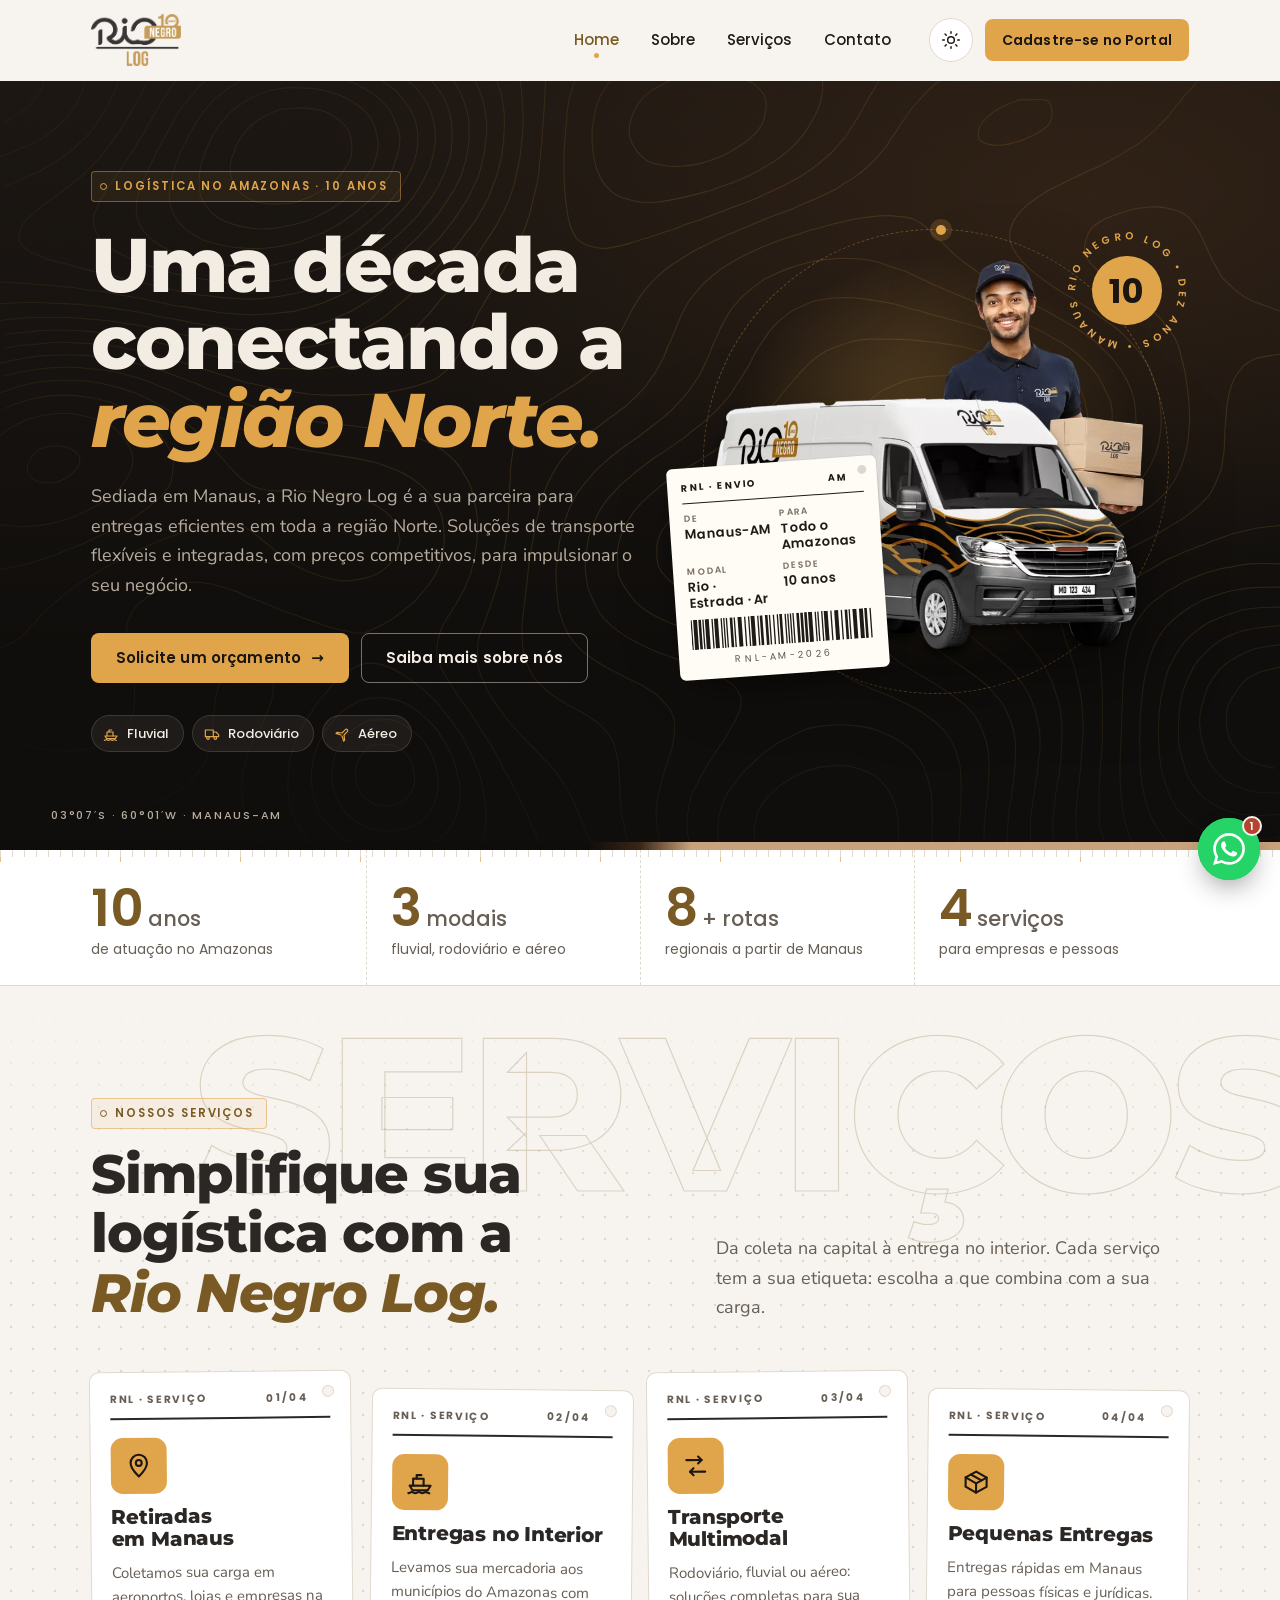
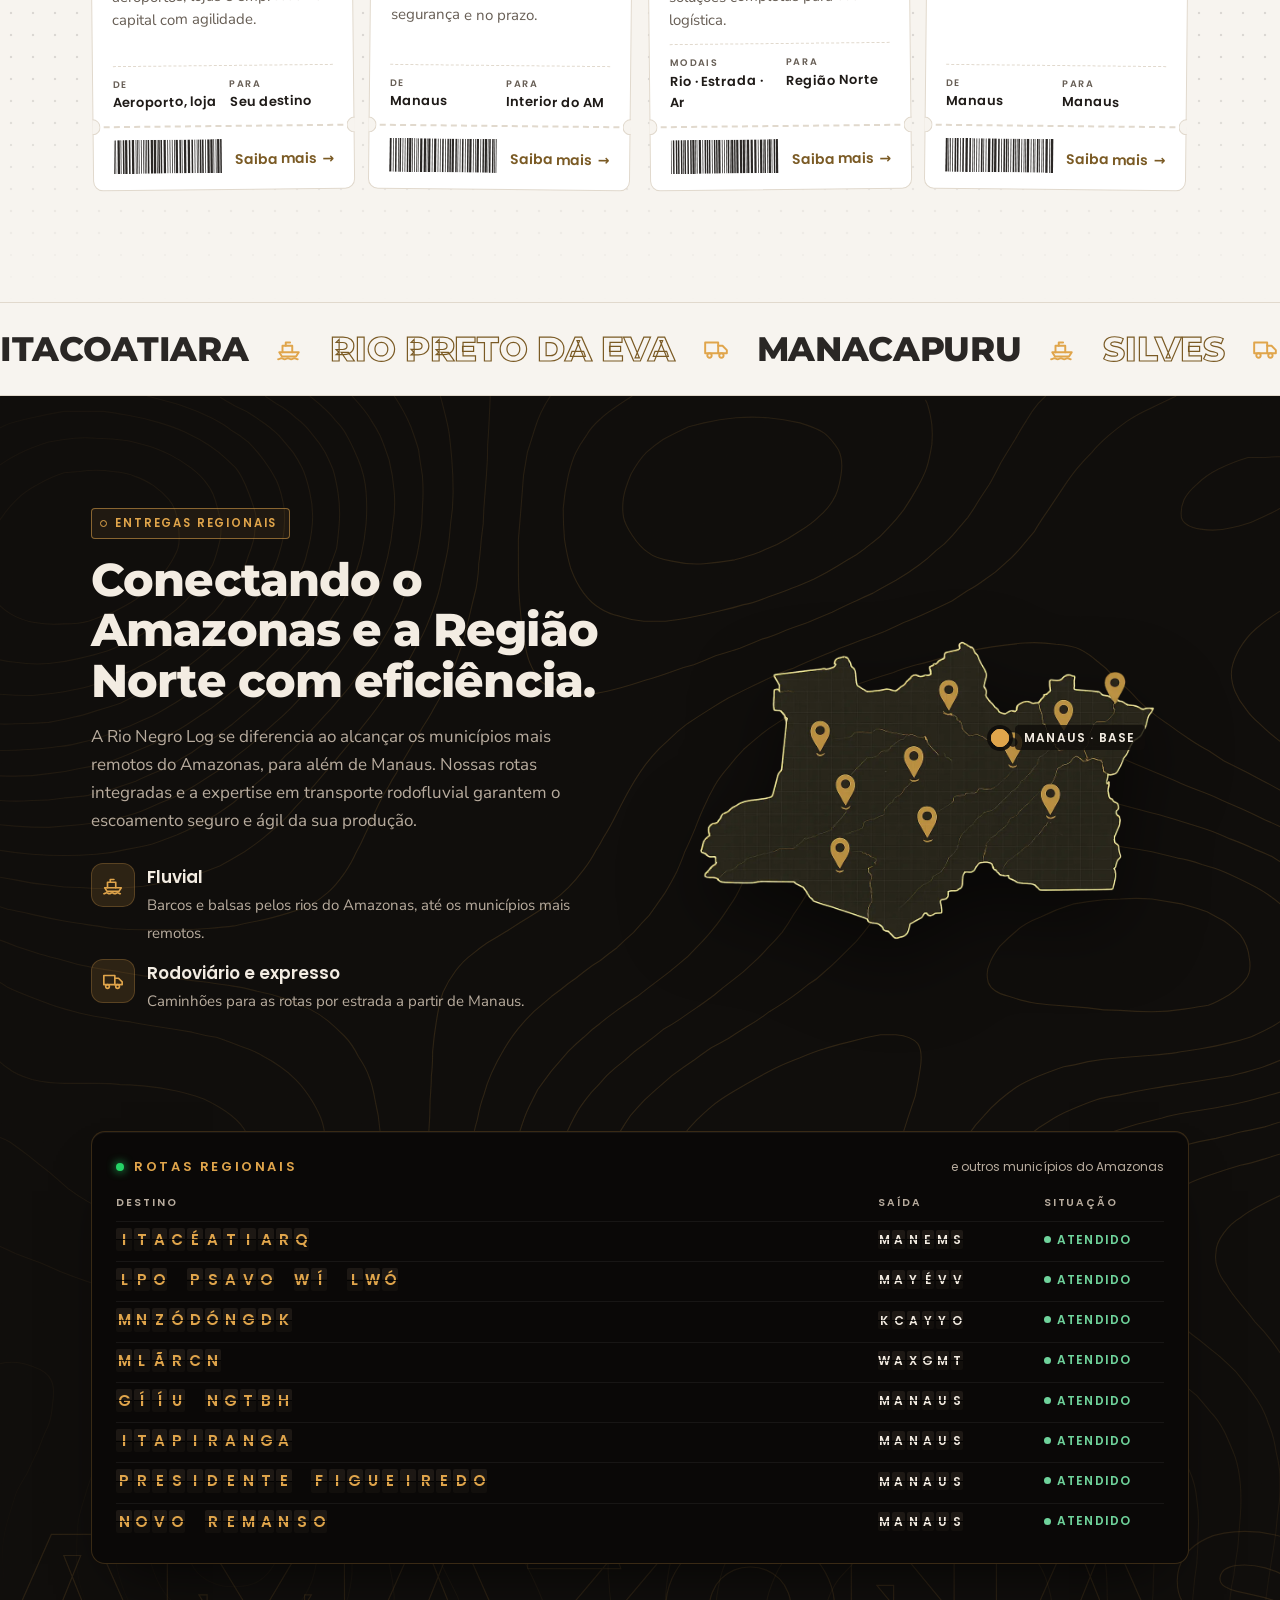
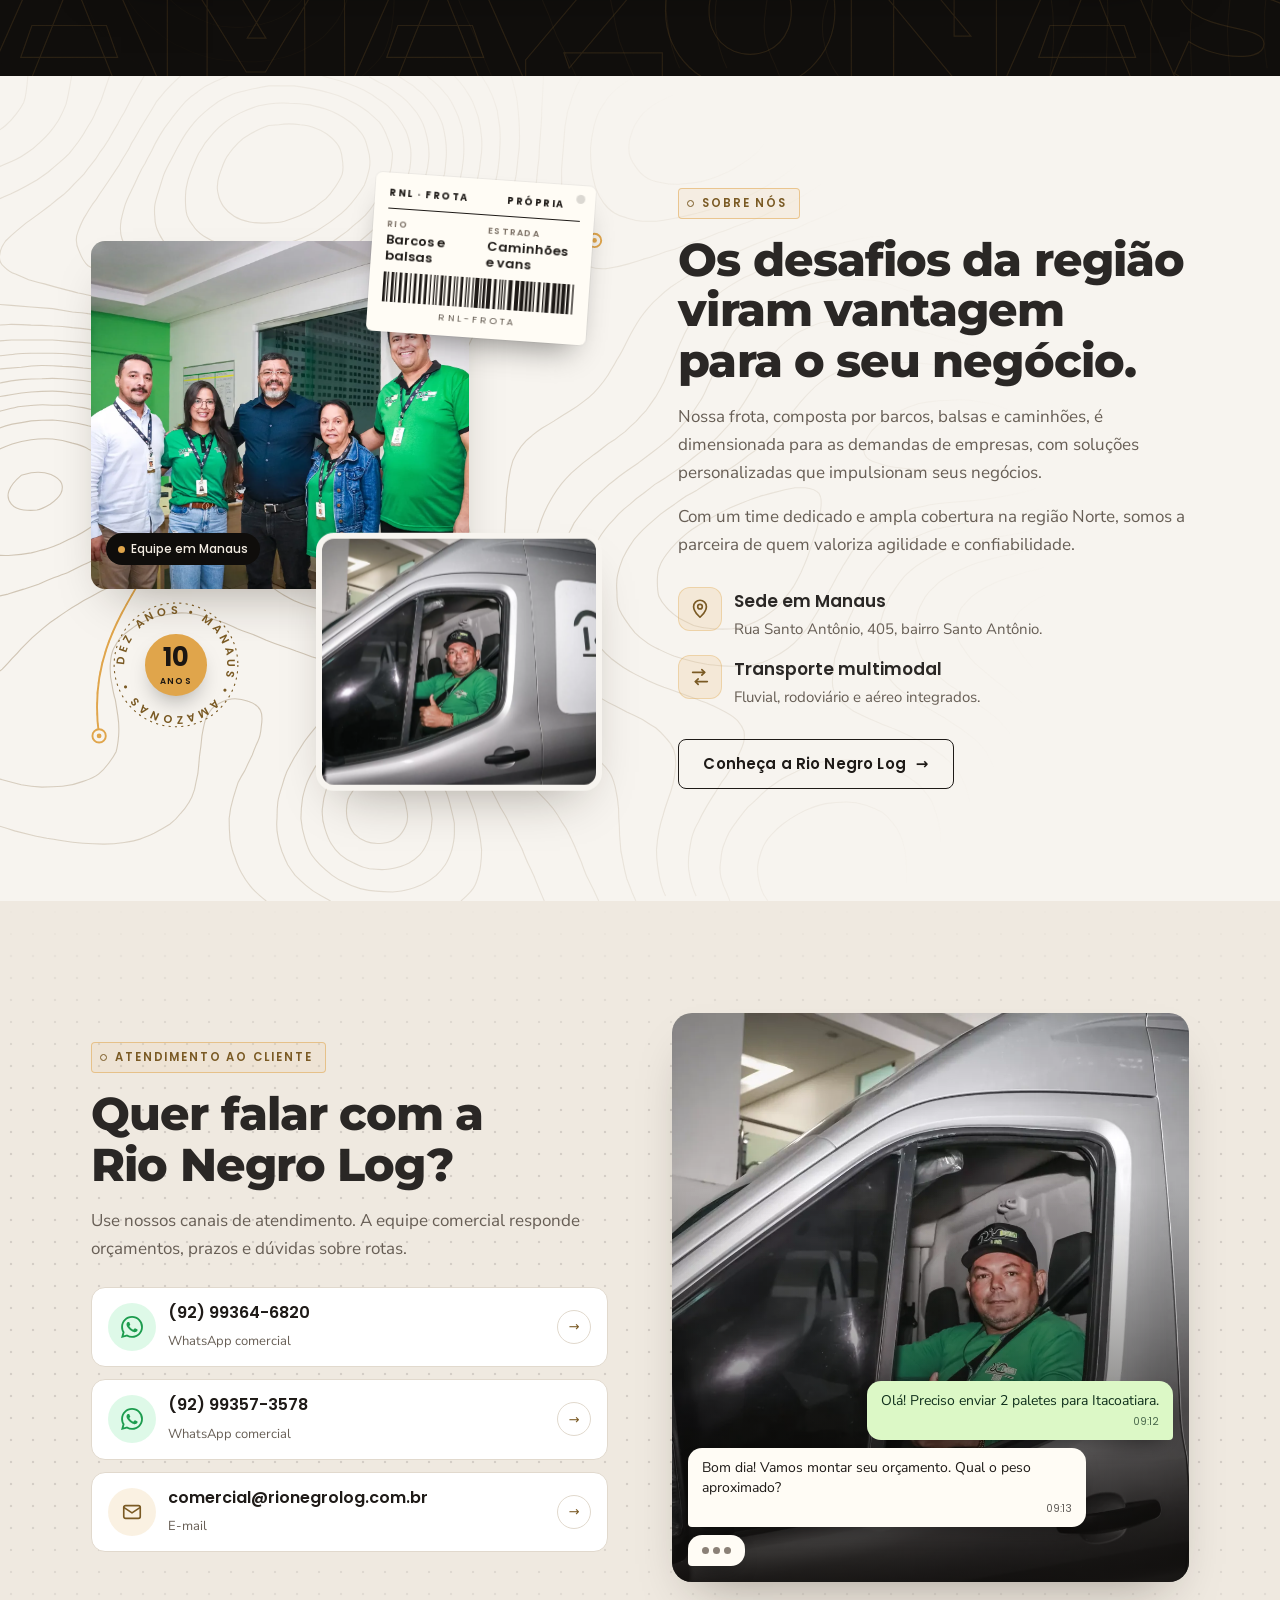
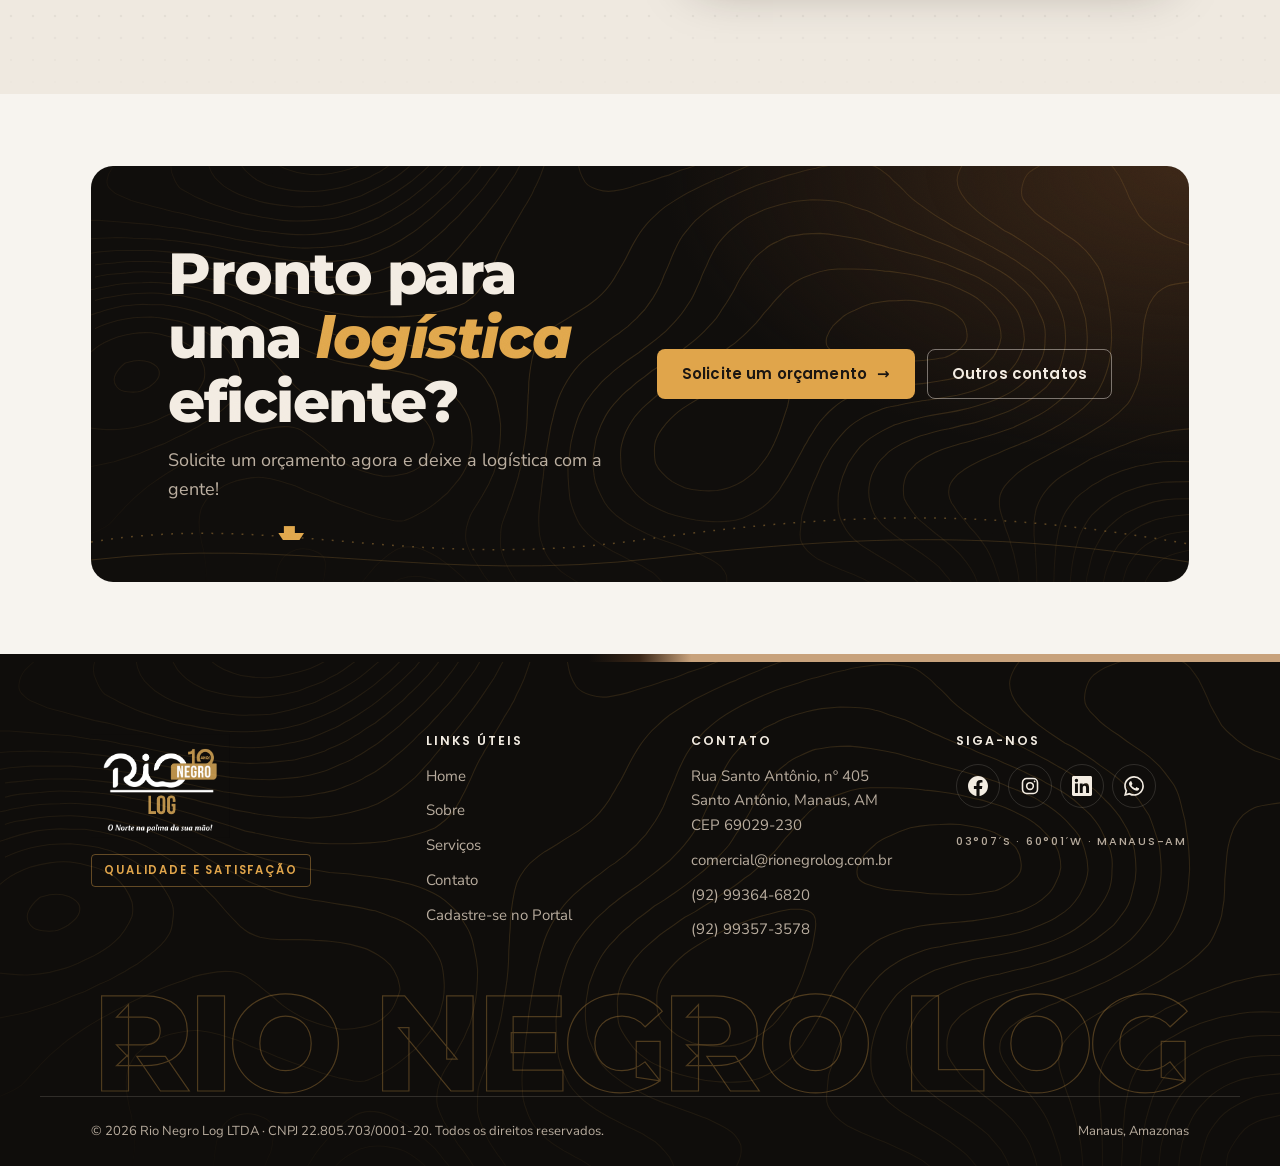
<file: index.html>
<!doctype html>
<html lang="pt-BR" data-theme="light">
<head>
<meta charset="utf-8">
<meta name="viewport" content="width=device-width, initial-scale=1, viewport-fit=cover">
<title>Rio Negro Log | 10 anos</title>
<meta name="description" content="Sediada em Manaus há 10 anos, a Rio Negro Log faz entregas em todo o Amazonas e na região Norte por via fluvial, rodoviária e aérea.">
<meta name="theme-color" content="#F7F4EF">
<meta property="og:type" content="website">
<meta property="og:locale" content="pt_BR">
<meta property="og:title" content="Rio Negro Log | 10 anos">
<meta property="og:description" content="Sediada em Manaus há 10 anos, a Rio Negro Log faz entregas em todo o Amazonas e na região Norte por via fluvial, rodoviária e aérea.">
<meta property="og:image" content="assets/img/logo.png">
<link rel="icon" href="assets/img/favicon-32.png" sizes="32x32">
<link rel="icon" href="assets/img/favicon-192.png" sizes="192x192">
<link rel="apple-touch-icon" href="assets/img/apple-touch-icon.png">
<script>(function(){var d=document.documentElement;d.classList.add('js');try{if(localStorage.getItem('rnl-tema')==='dark')d.setAttribute('data-theme','dark');}catch(e){}})();</script>
<link rel="preconnect" href="https://fonts.googleapis.com">
<link rel="preconnect" href="https://fonts.gstatic.com" crossorigin>
<link rel="stylesheet" href="https://fonts.googleapis.com/css2?family=Montserrat:ital,wght@0,600;0,700;0,800;1,700;1,800&family=Poppins:wght@400;500;600;700&family=Nunito+Sans:opsz,wght@6..12,400;6..12,600;6..12,700&display=swap">
<link rel="stylesheet" href="assets/css/style.css">
</head>
<body>
<a class="pular" href="#conteudo">Pular para o conteúdo</a>
<header class="topo">
  <div class="wrap">
    <a class="marca" href="index.html" aria-label="Rio Negro Log, página inicial">
      <img class="logo-claro" src="assets/img/logo-topo.png" alt="Rio Negro Log" width="390" height="226">
      <img class="logo-escuro" src="assets/img/logo-topo-branca.png" alt="Rio Negro Log" width="377" height="234">
    </a>
    <nav class="menu" aria-label="Principal"><a class="item" href="index.html" aria-current="page">Home</a><a class="item" href="sobre.html">Sobre</a><a class="item" href="servicos.html">Serviços</a><a class="item" href="contato.html">Contato</a></nav>
    <div class="acoes-topo">
      <button class="tema" type="button" data-tema aria-pressed="false" aria-label="Mudar para o modo escuro"><svg class="sol" viewBox="0 0 24 24" fill="none" stroke="currentColor" stroke-width="1.8" stroke-linecap="round" aria-hidden="true"><circle cx="12" cy="12" r="4"/><path d="M12 2v2M12 20v2M4.9 4.9l1.4 1.4M17.7 17.7l1.4 1.4M2 12h2M20 12h2M4.9 19.1l1.4-1.4M17.7 6.3l1.4-1.4"/></svg><svg class="lua" viewBox="0 0 24 24" fill="none" stroke="currentColor" stroke-width="1.8" stroke-linecap="round" stroke-linejoin="round" aria-hidden="true"><path d="M20 14.5A8 8 0 1 1 9.5 4a6.5 6.5 0 0 0 10.5 10.5z"/></svg></button>
      <a class="btn peq" href="cadastro.html">Cadastre-se no Portal</a>
      <button class="hamburguer" type="button" aria-controls="gaveta" aria-expanded="false" aria-label="Abrir menu"><i aria-hidden="true"><b></b><b></b></i>Menu</button>
    </div>
  </div>
</header>
<div class="gaveta" id="gaveta" role="dialog" aria-modal="true" aria-label="Menu" aria-hidden="true">
  <div class="fundo-topo"></div>
  <div class="gaveta-topo">
    <img src="assets/img/logo-topo-branca.png" alt="Rio Negro Log" width="377" height="234">
    <button class="gaveta-fechar" type="button" data-fechar-menu><svg viewBox="0 0 24 24" fill="none" stroke="currentColor" stroke-width="2.4" stroke-linecap="round" aria-hidden="true"><path d="M6 6l12 12M18 6L6 18"/></svg>Fechar</button>
  </div>
  <div class="gaveta-corpo">
    <nav aria-label="Menu móvel"><a href="index.html" style="--i:0" aria-current="page"><span class="n">01</span><span><b>Home</b><small>Página inicial</small></span><span class="s" aria-hidden="true">→</span></a><a href="sobre.html" style="--i:1"><span class="n">02</span><span><b>Sobre</b><small>Nossa história e equipe</small></span><span class="s" aria-hidden="true">→</span></a><a href="servicos.html" style="--i:2"><span class="n">03</span><span><b>Serviços</b><small>O que transportamos</small></span><span class="s" aria-hidden="true">→</span></a><a href="contato.html" style="--i:3"><span class="n">04</span><span><b>Contato</b><small>Fale com a gente</small></span><span class="s" aria-hidden="true">→</span></a></nav>
    <div class="atalhos anima-gaveta" style="--i:5">
      <a class="zap" href="https://wa.me/5592993646820?text=Ol%C3%A1%2C%20gostaria%20de%20fazer%20um%20or%C3%A7amento" target="_blank" rel="noopener"><svg viewBox="0 0 24 24" fill="currentColor" aria-hidden="true"><path d="M17.47 14.38c-.3-.15-1.76-.87-2.03-.97-.27-.1-.47-.15-.67.15-.2.3-.77.97-.94 1.16-.17.2-.35.22-.64.07-.3-.15-1.26-.46-2.39-1.47-.88-.79-1.48-1.760-1.65-2.06-.17-.3-.02-.46.13-.6.13-.14.3-.35.45-.52.15-.17.2-.3.3-.5.1-.2.05-.37-.03-.52-.07-.15-.67-1.61-.92-2.2-.24-.58-.49-.5-.67-.51h-.57c-.2 0-.52.07-.79.37-.27.3-1.04 1.02-1.04 2.48s1.07 2.88 1.21 3.07c.15.2 2.1 3.2 5.08 4.49.71.31 1.26.49 1.7.63.71.22 1.36.19 1.87.12.57-.09 1.76-.72 2-1.41.25-.7.25-1.29.18-1.41-.08-.13-.28-.2-.57-.35m-5.42 7.4h-.01a9.87 9.87 0 0 1-5.030-1.38l-.36-.21-3.74.98 1-3.65-.24-.37a9.86 9.86 0 0 1-1.51-5.26c0-5.45 4.44-9.88 9.89-9.88 2.64 0 5.12 1.03 6.99 2.9a9.83 9.83 0 0 1 2.89 6.99c0 5.45-4.44 9.88-9.88 9.88m8.41-18.3A11.82 11.82 0 0 0 12.05 0C5.5 0 .16 5.34.16 11.89c0 2.1.55 4.14 1.59 5.95L.06 24l6.3-1.65a11.88 11.88 0 0 0 5.68 1.45h.01c6.55 0 11.89-5.34 11.89-11.89a11.82 11.82 0 0 0-3.48-8.41z"/></svg>WhatsApp</a>
      <a href="tel:+5592993646820"><svg viewBox="0 0 24 24" fill="none" stroke="currentColor" stroke-width="1.8" stroke-linecap="round" stroke-linejoin="round" aria-hidden="true"><path d="M5 3h4l2 5-2.5 1.5a11 11 0 0 0 6 6L16 13l5 2v4a2 2 0 0 1-2 2A16 16 0 0 1 3 5a2 2 0 0 1 2-2"/></svg>Ligar</a>
      <a href="mailto:comercial@rionegrolog.com.br"><svg viewBox="0 0 24 24" fill="none" stroke="currentColor" stroke-width="1.8" stroke-linecap="round" stroke-linejoin="round" aria-hidden="true"><rect x="3" y="5" width="18" height="14" rx="2"/><path d="m3 7 9 6 9-6"/></svg>E-mail</a>
      <a href="https://www.google.com/maps/search/?api=1&query=Rua%20Santo%20Ant%C3%B4nio%2C%20405%2C%20Santo%20Ant%C3%B4nio%2C%20Manaus%20-%20AM%2C%2069029-230" target="_blank" rel="noopener"><svg viewBox="0 0 24 24" fill="none" stroke="currentColor" stroke-width="1.8" stroke-linecap="round" stroke-linejoin="round" aria-hidden="true"><path d="M12 21s-7-6.2-7-11.5a7 7 0 0 1 14 0C19 14.8 12 21 12 21z"/><circle cx="12" cy="9.5" r="2.5"/></svg>Mapa</a>
    </div>
    <a class="btn anima-gaveta" style="--i:6" href="cadastro.html">Cadastre-se no Portal <span class="seta" aria-hidden="true">→</span></a>
    <div class="linha-tema anima-gaveta" style="--i:7"><span>Modo escuro</span><button class="chave" type="button" data-tema aria-pressed="false" aria-label="Modo escuro"></button></div>
    <div class="gaveta-rodape anima-gaveta" style="--i:8"><em>O Norte na palma da sua mão!</em><span class="coord">03°07′S · 60°01′W · Manaus-AM</span></div>
  </div>
</div>

<main id="conteudo">
<section class="hero grao">
  <canvas data-rio aria-hidden="true"></canvas>
  <div class="fundo-topo"></div>
  <div class="wrap">
    <div>
      <span class="eyebrow seq" style="--i:0">Logística no Amazonas · 10 anos</span>
      <h1>
        <span class="w seq" style="--i:1">Uma década</span>
        <span class="w seq" style="--i:2">conectando a</span>
        <span class="w seq" style="--i:3"><em>região Norte.</em></span>
      </h1>
      <p class="lead seq" style="--i:4">Sediada em Manaus, a Rio Negro Log é a sua parceira para entregas eficientes em toda a região Norte. Soluções de transporte flexíveis e integradas, com preços competitivos, para impulsionar o seu negócio.</p>
      <div class="botoes seq" style="--i:5">
        <a class="btn" href="https://wa.me/5592993646820?text=Ol%C3%A1%2C%20gostaria%20de%20fazer%20um%20or%C3%A7amento" target="_blank" rel="noopener">Solicite um orçamento <span class="seta" aria-hidden="true">→</span></a>
        <a class="btn claro" href="sobre.html">Saiba mais sobre nós</a>
      </div>
      <div class="modais seq" style="--i:6" aria-label="Modais de transporte">
        <span class="tag"><svg viewBox="0 0 24 24" fill="none" stroke="currentColor" stroke-width="1.8" stroke-linecap="round" stroke-linejoin="round" aria-hidden="true"><path d="M3 15h18l-2.5 4h-13z"/><path d="M6 15V9h9v6"/><path d="M9 9V6h4"/><path d="M2 21.5c1.5 0 1.5-1 3-1s1.5 1 3 1 1.5-1 3-1 1.5 1 3 1 1.5-1 3-1 1.5 1 3 1"/></svg>Fluvial</span>
        <span class="tag"><svg viewBox="0 0 24 24" fill="none" stroke="currentColor" stroke-width="1.8" stroke-linecap="round" stroke-linejoin="round" aria-hidden="true"><path d="M2 6h12v10H2z"/><path d="M14 9h4l4 4v3h-8"/><circle cx="6" cy="18" r="2"/><circle cx="17" cy="18" r="2"/></svg>Rodoviário</span>
        <span class="tag"><svg viewBox="0 0 24 24" fill="none" stroke="currentColor" stroke-width="1.8" stroke-linecap="round" stroke-linejoin="round" aria-hidden="true"><path d="M10.5 13.5 3 11l1.5-1.5 7.5 1L17 5.5a2 2 0 0 1 3 3L15 13.5l1 7.5-1.5 1.5-2.5-7.5"/></svg>Aéreo</span>
      </div>
    </div>
    <div class="hero-visual seq" style="--i:3">
      <span class="anel" aria-hidden="true"></span>
      <img class="principal" src="assets/img/entregador-van.webp" alt="Entregador da Rio Negro Log ao lado de uma van com a marca da empresa, segurando uma caixa" width="900" height="900" fetchpriority="high">
      <div class="selo-10" aria-label="10 anos"><svg viewBox="0 0 120 120" aria-hidden="true"><defs><path id="circ-selo" d="M60 60m-50 0a50 50 0 1 1 100 0a50 50 0 1 1-100 0"/></defs>
  <text font-family="Poppins, sans-serif" font-size="10" font-weight="600" letter-spacing="3.4" fill="#E0A54B"><textPath href="#circ-selo">RIO NEGRO LOG • DEZ ANOS • MANAUS •</textPath></text></svg><b>10</b></div>
      <div class="etq"><div class="etq-cab"><span>RNL · Envio</span><span>AM</span></div><dl><div><dt>De</dt><dd>Manaus-AM</dd></div><div><dt>Para</dt><dd>Todo o Amazonas</dd></div><div><dt>Modal</dt><dd>Rio · Estrada · Ar</dd></div><div><dt>Desde</dt><dd>10 anos</dd></div></dl><svg class="barras" viewBox="0 0 139 30" preserveAspectRatio="none" fill="currentColor" aria-hidden="true"><rect x="0" width="1" height="30"/><rect x="2" width="3" height="30"/><rect x="6" width="2" height="30"/><rect x="9" width="1" height="30"/><rect x="11" width="3" height="30"/><rect x="16" width="1" height="30"/><rect x="18" width="3" height="30"/><rect x="23" width="1" height="30"/><rect x="25" width="1" height="30"/><rect x="27" width="1" height="30"/><rect x="30" width="2" height="30"/><rect x="33" width="1" height="30"/><rect x="36" width="3" height="30"/><rect x="41" width="1" height="30"/><rect x="44" width="1" height="30"/><rect x="46" width="3" height="30"/><rect x="51" width="1" height="30"/><rect x="53" width="2" height="30"/><rect x="57" width="2" height="30"/><rect x="60" width="1" height="30"/><rect x="63" width="1" height="30"/><rect x="66" width="1" height="30"/><rect x="68" width="2" height="30"/><rect x="72" width="1" height="30"/><rect x="74" width="1" height="30"/><rect x="76" width="1" height="30"/><rect x="78" width="1" height="30"/><rect x="81" width="2" height="30"/><rect x="84" width="2" height="30"/><rect x="87" width="2" height="30"/><rect x="90" width="3" height="30"/><rect x="95" width="1" height="30"/><rect x="97" width="1" height="30"/><rect x="100" width="1" height="30"/><rect x="102" width="3" height="30"/><rect x="107" width="1" height="30"/><rect x="110" width="3" height="30"/><rect x="115" width="1" height="30"/><rect x="118" width="2" height="30"/><rect x="121" width="1" height="30"/><rect x="124" width="3" height="30"/><rect x="129" width="3" height="30"/><rect x="133" width="2" height="30"/><rect x="137" width="1" height="30"/></svg><div class="cod">RNL-AM-2026</div></div>
    </div>
  </div>
  <span class="coord" aria-hidden="true">03°07′S · 60°01′W · Manaus-AM</span>
</section>
<div class="encontro" aria-hidden="true"></div>

<section class="numeros" aria-label="A Rio Negro Log em números">
  <div class="wrap">
    <div class="numero" data-anim="sobe" style="--i:0"><b><span data-count="10">10</span><small>anos</small></b><span>de atuação no Amazonas</span></div>
    <div class="numero" data-anim="sobe" style="--i:1"><b><span data-count="3">3</span><small>modais</small></b><span>fluvial, rodoviário e aéreo</span></div>
    <div class="numero" data-anim="sobe" style="--i:2"><b><span data-count="8">8</span><small>+ rotas</small></b><span>regionais a partir de Manaus</span></div>
    <div class="numero" data-anim="sobe" style="--i:3"><b><span data-count="4">4</span><small>serviços</small></b><span>para empresas e pessoas</span></div>
  </div>
</section>

<section class="secao servicos-sec">
  <div class="fundo-pontos"></div>
  <div class="vazado" aria-hidden="true">Serviços</div>
  <div class="wrap">
    <div class="cabecalho dividido">
      <span class="eyebrow" data-anim="correnteza">Nossos serviços</span>
      <h2 data-anim="correnteza" style="--i:1">Simplifique sua logística com a <em>Rio Negro Log.</em></h2>
      <p data-anim="reflexo" style="--i:2">Da coleta na capital à entrega no interior. Cada serviço tem a sua etiqueta: escolha a que combina com a sua carga.</p>
    </div>
    <div class="etiquetas" data-carrossel="pts-servicos">
      <a class="etiqueta" href="servicos.html#retiradas" data-anim="etiqueta" style="--i:0">
        <div class="et-cab"><span>RNL · Serviço</span><span>01/04</span></div>
        <span class="et-ic"><svg viewBox="0 0 24 24" fill="none" stroke="currentColor" stroke-width="1.8" stroke-linecap="round" stroke-linejoin="round" aria-hidden="true"><path d="M12 21s-7-6.2-7-11.5a7 7 0 0 1 14 0C19 14.8 12 21 12 21z"/><circle cx="12" cy="9.5" r="2.5"/></svg></span>
        <h3>Retiradas em Manaus</h3>
        <p>Coletamos sua carga em aeroportos, lojas e empresas na capital com agilidade.</p>
        <dl><div><dt>De</dt><dd>Aeroporto, loja</dd></div><div><dt>Para</dt><dd>Seu destino</dd></div></dl>
        <div class="et-picote" aria-hidden="true"></div>
        <div class="et-base"><div class="scan"><svg class="barras" viewBox="0 0 144 34" preserveAspectRatio="none" fill="currentColor" aria-hidden="true"><rect x="0" width="1" height="34"/><rect x="2" width="1" height="34"/><rect x="5" width="3" height="34"/><rect x="9" width="1" height="34"/><rect x="12" width="2" height="34"/><rect x="15" width="3" height="34"/><rect x="20" width="2" height="34"/><rect x="24" width="3" height="34"/><rect x="29" width="1" height="34"/><rect x="31" width="1" height="34"/><rect x="33" width="1" height="34"/><rect x="36" width="1" height="34"/><rect x="39" width="1" height="34"/><rect x="41" width="1" height="34"/><rect x="43" width="1" height="34"/><rect x="45" width="2" height="34"/><rect x="49" width="3" height="34"/><rect x="53" width="3" height="34"/><rect x="57" width="1" height="34"/><rect x="59" width="2" height="34"/><rect x="62" width="2" height="34"/><rect x="66" width="3" height="34"/><rect x="71" width="1" height="34"/><rect x="74" width="1" height="34"/><rect x="77" width="1" height="34"/><rect x="80" width="1" height="34"/><rect x="82" width="3" height="34"/><rect x="87" width="2" height="34"/><rect x="90" width="1" height="34"/><rect x="93" width="3" height="34"/><rect x="98" width="3" height="34"/><rect x="103" width="2" height="34"/><rect x="107" width="1" height="34"/><rect x="110" width="1" height="34"/><rect x="112" width="1" height="34"/><rect x="114" width="2" height="34"/><rect x="117" width="2" height="34"/><rect x="121" width="1" height="34"/><rect x="124" width="3" height="34"/><rect x="128" width="3" height="34"/><rect x="132" width="1" height="34"/><rect x="135" width="1" height="34"/><rect x="137" width="3" height="34"/><rect x="141" width="2" height="34"/></svg></div><span class="link-seta">Saiba mais <span aria-hidden="true">→</span></span></div>
      </a>
      <a class="etiqueta" href="servicos.html#interior" data-anim="etiqueta" style="--i:1">
        <div class="et-cab"><span>RNL · Serviço</span><span>02/04</span></div>
        <span class="et-ic"><svg viewBox="0 0 24 24" fill="none" stroke="currentColor" stroke-width="1.8" stroke-linecap="round" stroke-linejoin="round" aria-hidden="true"><path d="M3 15h18l-2.5 4h-13z"/><path d="M6 15V9h9v6"/><path d="M9 9V6h4"/><path d="M2 21.5c1.5 0 1.5-1 3-1s1.5 1 3 1 1.5-1 3-1 1.5 1 3 1 1.5-1 3-1 1.5 1 3 1"/></svg></span>
        <h3>Entregas no Interior</h3>
        <p>Levamos sua mercadoria aos municípios do Amazonas com segurança e no prazo.</p>
        <dl><div><dt>De</dt><dd>Manaus</dd></div><div><dt>Para</dt><dd>Interior do AM</dd></div></dl>
        <div class="et-picote" aria-hidden="true"></div>
        <div class="et-base"><div class="scan"><svg class="barras" viewBox="0 0 148 34" preserveAspectRatio="none" fill="currentColor" aria-hidden="true"><rect x="0" width="3" height="34"/><rect x="5" width="1" height="34"/><rect x="8" width="2" height="34"/><rect x="12" width="1" height="34"/><rect x="14" width="2" height="34"/><rect x="18" width="1" height="34"/><rect x="21" width="1" height="34"/><rect x="24" width="2" height="34"/><rect x="27" width="3" height="34"/><rect x="31" width="1" height="34"/><rect x="34" width="1" height="34"/><rect x="37" width="1" height="34"/><rect x="39" width="1" height="34"/><rect x="42" width="3" height="34"/><rect x="47" width="3" height="34"/><rect x="51" width="1" height="34"/><rect x="53" width="3" height="34"/><rect x="58" width="1" height="34"/><rect x="61" width="3" height="34"/><rect x="66" width="1" height="34"/><rect x="69" width="1" height="34"/><rect x="72" width="2" height="34"/><rect x="76" width="1" height="34"/><rect x="79" width="2" height="34"/><rect x="82" width="2" height="34"/><rect x="85" width="3" height="34"/><rect x="90" width="2" height="34"/><rect x="93" width="1" height="34"/><rect x="96" width="1" height="34"/><rect x="99" width="2" height="34"/><rect x="103" width="1" height="34"/><rect x="106" width="2" height="34"/><rect x="109" width="3" height="34"/><rect x="114" width="1" height="34"/><rect x="117" width="1" height="34"/><rect x="119" width="3" height="34"/><rect x="124" width="1" height="34"/><rect x="127" width="2" height="34"/><rect x="130" width="3" height="34"/><rect x="134" width="1" height="34"/><rect x="136" width="2" height="34"/><rect x="140" width="2" height="34"/><rect x="143" width="1" height="34"/><rect x="145" width="1" height="34"/></svg></div><span class="link-seta">Saiba mais <span aria-hidden="true">→</span></span></div>
      </a>
      <a class="etiqueta" href="servicos.html#multimodal" data-anim="etiqueta" style="--i:2">
        <div class="et-cab"><span>RNL · Serviço</span><span>03/04</span></div>
        <span class="et-ic"><svg viewBox="0 0 24 24" fill="none" stroke="currentColor" stroke-width="1.8" stroke-linecap="round" stroke-linejoin="round" aria-hidden="true"><path d="M4 7h13"/><path d="M14 4l3 3-3 3"/><path d="M20 17H7"/><path d="M10 14l-3 3 3 3"/></svg></span>
        <h3>Transporte Multimodal</h3>
        <p>Rodoviário, fluvial ou aéreo: soluções completas para sua logística.</p>
        <dl><div><dt>Modais</dt><dd>Rio · Estrada · Ar</dd></div><div><dt>Para</dt><dd>Região Norte</dd></div></dl>
        <div class="et-picote" aria-hidden="true"></div>
        <div class="et-base"><div class="scan"><svg class="barras" viewBox="0 0 151 34" preserveAspectRatio="none" fill="currentColor" aria-hidden="true"><rect x="0" width="1" height="34"/><rect x="3" width="2" height="34"/><rect x="7" width="2" height="34"/><rect x="10" width="2" height="34"/><rect x="14" width="2" height="34"/><rect x="17" width="1" height="34"/><rect x="19" width="2" height="34"/><rect x="23" width="2" height="34"/><rect x="27" width="2" height="34"/><rect x="30" width="3" height="34"/><rect x="34" width="1" height="34"/><rect x="36" width="1" height="34"/><rect x="39" width="3" height="34"/><rect x="44" width="1" height="34"/><rect x="47" width="2" height="34"/><rect x="50" width="2" height="34"/><rect x="53" width="2" height="34"/><rect x="57" width="1" height="34"/><rect x="60" width="2" height="34"/><rect x="63" width="2" height="34"/><rect x="66" width="3" height="34"/><rect x="71" width="1" height="34"/><rect x="74" width="1" height="34"/><rect x="77" width="1" height="34"/><rect x="79" width="2" height="34"/><rect x="82" width="1" height="34"/><rect x="84" width="3" height="34"/><rect x="88" width="2" height="34"/><rect x="91" width="3" height="34"/><rect x="96" width="3" height="34"/><rect x="100" width="3" height="34"/><rect x="104" width="1" height="34"/><rect x="106" width="3" height="34"/><rect x="111" width="3" height="34"/><rect x="116" width="3" height="34"/><rect x="121" width="1" height="34"/><rect x="124" width="3" height="34"/><rect x="128" width="1" height="34"/><rect x="130" width="2" height="34"/><rect x="134" width="1" height="34"/><rect x="136" width="3" height="34"/><rect x="140" width="1" height="34"/><rect x="143" width="2" height="34"/><rect x="146" width="3" height="34"/></svg></div><span class="link-seta">Saiba mais <span aria-hidden="true">→</span></span></div>
      </a>
      <a class="etiqueta" href="servicos.html#pequenas" data-anim="etiqueta" style="--i:3">
        <div class="et-cab"><span>RNL · Serviço</span><span>04/04</span></div>
        <span class="et-ic"><svg viewBox="0 0 24 24" fill="none" stroke="currentColor" stroke-width="1.8" stroke-linecap="round" stroke-linejoin="round" aria-hidden="true"><path d="M3 8l9-5 9 5v8l-9 5-9-5z"/><path d="M3 8l9 5 9-5"/><path d="M12 13v8"/><path d="M7.5 5.5l9 5"/></svg></span>
        <h3>Pequenas Entregas</h3>
        <p>Entregas rápidas em Manaus para pessoas físicas e jurídicas.</p>
        <dl><div><dt>De</dt><dd>Manaus</dd></div><div><dt>Para</dt><dd>Manaus</dd></div></dl>
        <div class="et-picote" aria-hidden="true"></div>
        <div class="et-base"><div class="scan"><svg class="barras" viewBox="0 0 140 34" preserveAspectRatio="none" fill="currentColor" aria-hidden="true"><rect x="0" width="3" height="34"/><rect x="4" width="1" height="34"/><rect x="6" width="1" height="34"/><rect x="9" width="1" height="34"/><rect x="12" width="2" height="34"/><rect x="15" width="2" height="34"/><rect x="19" width="1" height="34"/><rect x="22" width="2" height="34"/><rect x="26" width="3" height="34"/><rect x="31" width="2" height="34"/><rect x="35" width="1" height="34"/><rect x="37" width="1" height="34"/><rect x="40" width="1" height="34"/><rect x="43" width="1" height="34"/><rect x="46" width="2" height="34"/><rect x="49" width="1" height="34"/><rect x="52" width="1" height="34"/><rect x="55" width="3" height="34"/><rect x="60" width="2" height="34"/><rect x="63" width="3" height="34"/><rect x="68" width="2" height="34"/><rect x="72" width="1" height="34"/><rect x="75" width="2" height="34"/><rect x="78" width="2" height="34"/><rect x="81" width="1" height="34"/><rect x="84" width="1" height="34"/><rect x="87" width="2" height="34"/><rect x="90" width="1" height="34"/><rect x="92" width="1" height="34"/><rect x="94" width="2" height="34"/><rect x="98" width="1" height="34"/><rect x="101" width="1" height="34"/><rect x="103" width="1" height="34"/><rect x="105" width="3" height="34"/><rect x="110" width="1" height="34"/><rect x="113" width="1" height="34"/><rect x="115" width="1" height="34"/><rect x="118" width="2" height="34"/><rect x="121" width="1" height="34"/><rect x="124" width="1" height="34"/><rect x="126" width="1" height="34"/><rect x="129" width="3" height="34"/><rect x="134" width="1" height="34"/><rect x="136" width="3" height="34"/></svg></div><span class="link-seta">Saiba mais <span aria-hidden="true">→</span></span></div>
      </a>
    </div>
    <div class="pontinhos" id="pts-servicos" aria-hidden="true"></div>
  </div>
</section>

<div class="ticker" role="marquee" aria-label="Itacoatiara, Rio Preto da Eva, Manacapuru, Silves, Novo Airão, Itapiranga, Presidente Figueiredo, Novo Remanso"><div class="trilho"><div class="grupo"><span>Itacoatiara</span><svg viewBox="0 0 24 24" fill="none" stroke="currentColor" stroke-width="1.8" stroke-linecap="round" stroke-linejoin="round" aria-hidden="true"><path d="M3 15h18l-2.5 4h-13z"/><path d="M6 15V9h9v6"/><path d="M9 9V6h4"/><path d="M2 21.5c1.5 0 1.5-1 3-1s1.5 1 3 1 1.5-1 3-1 1.5 1 3 1 1.5-1 3-1 1.5 1 3 1"/></svg><span class="o">Rio Preto da Eva</span><svg viewBox="0 0 24 24" fill="none" stroke="currentColor" stroke-width="1.8" stroke-linecap="round" stroke-linejoin="round" aria-hidden="true"><path d="M2 6h12v10H2z"/><path d="M14 9h4l4 4v3h-8"/><circle cx="6" cy="18" r="2"/><circle cx="17" cy="18" r="2"/></svg><span>Manacapuru</span><svg viewBox="0 0 24 24" fill="none" stroke="currentColor" stroke-width="1.8" stroke-linecap="round" stroke-linejoin="round" aria-hidden="true"><path d="M3 15h18l-2.5 4h-13z"/><path d="M6 15V9h9v6"/><path d="M9 9V6h4"/><path d="M2 21.5c1.5 0 1.5-1 3-1s1.5 1 3 1 1.5-1 3-1 1.5 1 3 1 1.5-1 3-1 1.5 1 3 1"/></svg><span class="o">Silves</span><svg viewBox="0 0 24 24" fill="none" stroke="currentColor" stroke-width="1.8" stroke-linecap="round" stroke-linejoin="round" aria-hidden="true"><path d="M2 6h12v10H2z"/><path d="M14 9h4l4 4v3h-8"/><circle cx="6" cy="18" r="2"/><circle cx="17" cy="18" r="2"/></svg><span>Novo Airão</span><svg viewBox="0 0 24 24" fill="none" stroke="currentColor" stroke-width="1.8" stroke-linecap="round" stroke-linejoin="round" aria-hidden="true"><path d="M3 15h18l-2.5 4h-13z"/><path d="M6 15V9h9v6"/><path d="M9 9V6h4"/><path d="M2 21.5c1.5 0 1.5-1 3-1s1.5 1 3 1 1.5-1 3-1 1.5 1 3 1 1.5-1 3-1 1.5 1 3 1"/></svg><span class="o">Itapiranga</span><svg viewBox="0 0 24 24" fill="none" stroke="currentColor" stroke-width="1.8" stroke-linecap="round" stroke-linejoin="round" aria-hidden="true"><path d="M2 6h12v10H2z"/><path d="M14 9h4l4 4v3h-8"/><circle cx="6" cy="18" r="2"/><circle cx="17" cy="18" r="2"/></svg><span>Presidente Figueiredo</span><svg viewBox="0 0 24 24" fill="none" stroke="currentColor" stroke-width="1.8" stroke-linecap="round" stroke-linejoin="round" aria-hidden="true"><path d="M3 15h18l-2.5 4h-13z"/><path d="M6 15V9h9v6"/><path d="M9 9V6h4"/><path d="M2 21.5c1.5 0 1.5-1 3-1s1.5 1 3 1 1.5-1 3-1 1.5 1 3 1 1.5-1 3-1 1.5 1 3 1"/></svg><span class="o">Novo Remanso</span><svg viewBox="0 0 24 24" fill="none" stroke="currentColor" stroke-width="1.8" stroke-linecap="round" stroke-linejoin="round" aria-hidden="true"><path d="M2 6h12v10H2z"/><path d="M14 9h4l4 4v3h-8"/><circle cx="6" cy="18" r="2"/><circle cx="17" cy="18" r="2"/></svg></div><div class="grupo" aria-hidden="true"><span>Itacoatiara</span><svg viewBox="0 0 24 24" fill="none" stroke="currentColor" stroke-width="1.8" stroke-linecap="round" stroke-linejoin="round" aria-hidden="true"><path d="M3 15h18l-2.5 4h-13z"/><path d="M6 15V9h9v6"/><path d="M9 9V6h4"/><path d="M2 21.5c1.5 0 1.5-1 3-1s1.5 1 3 1 1.5-1 3-1 1.5 1 3 1 1.5-1 3-1 1.5 1 3 1"/></svg><span class="o">Rio Preto da Eva</span><svg viewBox="0 0 24 24" fill="none" stroke="currentColor" stroke-width="1.8" stroke-linecap="round" stroke-linejoin="round" aria-hidden="true"><path d="M2 6h12v10H2z"/><path d="M14 9h4l4 4v3h-8"/><circle cx="6" cy="18" r="2"/><circle cx="17" cy="18" r="2"/></svg><span>Manacapuru</span><svg viewBox="0 0 24 24" fill="none" stroke="currentColor" stroke-width="1.8" stroke-linecap="round" stroke-linejoin="round" aria-hidden="true"><path d="M3 15h18l-2.5 4h-13z"/><path d="M6 15V9h9v6"/><path d="M9 9V6h4"/><path d="M2 21.5c1.5 0 1.5-1 3-1s1.5 1 3 1 1.5-1 3-1 1.5 1 3 1 1.5-1 3-1 1.5 1 3 1"/></svg><span class="o">Silves</span><svg viewBox="0 0 24 24" fill="none" stroke="currentColor" stroke-width="1.8" stroke-linecap="round" stroke-linejoin="round" aria-hidden="true"><path d="M2 6h12v10H2z"/><path d="M14 9h4l4 4v3h-8"/><circle cx="6" cy="18" r="2"/><circle cx="17" cy="18" r="2"/></svg><span>Novo Airão</span><svg viewBox="0 0 24 24" fill="none" stroke="currentColor" stroke-width="1.8" stroke-linecap="round" stroke-linejoin="round" aria-hidden="true"><path d="M3 15h18l-2.5 4h-13z"/><path d="M6 15V9h9v6"/><path d="M9 9V6h4"/><path d="M2 21.5c1.5 0 1.5-1 3-1s1.5 1 3 1 1.5-1 3-1 1.5 1 3 1 1.5-1 3-1 1.5 1 3 1"/></svg><span class="o">Itapiranga</span><svg viewBox="0 0 24 24" fill="none" stroke="currentColor" stroke-width="1.8" stroke-linecap="round" stroke-linejoin="round" aria-hidden="true"><path d="M2 6h12v10H2z"/><path d="M14 9h4l4 4v3h-8"/><circle cx="6" cy="18" r="2"/><circle cx="17" cy="18" r="2"/></svg><span>Presidente Figueiredo</span><svg viewBox="0 0 24 24" fill="none" stroke="currentColor" stroke-width="1.8" stroke-linecap="round" stroke-linejoin="round" aria-hidden="true"><path d="M3 15h18l-2.5 4h-13z"/><path d="M6 15V9h9v6"/><path d="M9 9V6h4"/><path d="M2 21.5c1.5 0 1.5-1 3-1s1.5 1 3 1 1.5-1 3-1 1.5 1 3 1 1.5-1 3-1 1.5 1 3 1"/></svg><span class="o">Novo Remanso</span><svg viewBox="0 0 24 24" fill="none" stroke="currentColor" stroke-width="1.8" stroke-linecap="round" stroke-linejoin="round" aria-hidden="true"><path d="M2 6h12v10H2z"/><path d="M14 9h4l4 4v3h-8"/><circle cx="6" cy="18" r="2"/><circle cx="17" cy="18" r="2"/></svg></div></div></div>

<section class="secao secao-mapa escura grao">
  <div class="fundo-topo"></div>
  <div class="vazado" aria-hidden="true">Amazonas</div>
  <div class="wrap">
    <div class="duo">
      <div class="texto">
        <span class="eyebrow" data-anim="correnteza">Entregas regionais</span>
        <h2 data-anim="correnteza" style="--i:1">Conectando o Amazonas e a Região Norte com eficiência.</h2>
        <p data-anim="reflexo" style="--i:2">A Rio Negro Log se diferencia ao alcançar os municípios mais remotos do Amazonas, para além de Manaus. Nossas rotas integradas e a expertise em transporte rodofluvial garantem o escoamento seguro e ágil da sua produção.</p>
        <ul class="modais-lista" data-comboio="reflexo">
  <li><span class="ic"><svg viewBox="0 0 24 24" fill="none" stroke="currentColor" stroke-width="1.8" stroke-linecap="round" stroke-linejoin="round" aria-hidden="true"><path d="M3 15h18l-2.5 4h-13z"/><path d="M6 15V9h9v6"/><path d="M9 9V6h4"/><path d="M2 21.5c1.5 0 1.5-1 3-1s1.5 1 3 1 1.5-1 3-1 1.5 1 3 1 1.5-1 3-1 1.5 1 3 1"/></svg></span><div><b>Fluvial</b><span>Barcos e balsas pelos rios do Amazonas, até os municípios mais remotos.</span></div></li>
  <li><span class="ic"><svg viewBox="0 0 24 24" fill="none" stroke="currentColor" stroke-width="1.8" stroke-linecap="round" stroke-linejoin="round" aria-hidden="true"><path d="M2 6h12v10H2z"/><path d="M14 9h4l4 4v3h-8"/><circle cx="6" cy="18" r="2"/><circle cx="17" cy="18" r="2"/></svg></span><div><b>Rodoviário e expresso</b><span>Caminhões para as rotas por estrada a partir de Manaus.</span></div></li>
  <li><span class="ic"><svg viewBox="0 0 24 24" fill="none" stroke="currentColor" stroke-width="1.8" stroke-linecap="round" stroke-linejoin="round" aria-hidden="true"><path d="M10.5 13.5 3 11l1.5-1.5 7.5 1L17 5.5a2 2 0 0 1 3 3L15 13.5l1 7.5-1.5 1.5-2.5-7.5"/></svg></span><div><b>Aéreo</b><span>Para cargas com prazo curto e destinos de difícil acesso.</span></div></li>
</ul>
      </div>
      <div class="mapa" data-anim="reflexo" style="--i:2">
        <img src="assets/img/mapa-amazonas.webp" alt="Mapa do estado do Amazonas com os municípios atendidos marcados em dourado" width="1200" height="800" loading="lazy">
        <span class="radar"><span>Manaus · base</span></span>
      </div>
    </div>
    <div class="painel-rotas" data-anim="reflexo">
  <div class="pr-topo"><b>Rotas regionais</b><span>e outros municípios do Amazonas</span></div>
  <div class="pr-tabela">
    <div class="pr-linha cab" aria-hidden="true"><span>Destino</span><span class="origem">Saída</span><span>Situação</span></div>
    <div class="pr-linha"><span class="flap" data-flap="Itacoatiara">Itacoatiara</span><span class="flap peq origem" data-flap="Manaus">Manaus</span><span class="status-ok">Atendido</span></div><div class="pr-linha"><span class="flap" data-flap="Rio Preto da Eva">Rio Preto da Eva</span><span class="flap peq origem" data-flap="Manaus">Manaus</span><span class="status-ok">Atendido</span></div><div class="pr-linha"><span class="flap" data-flap="Manacapuru">Manacapuru</span><span class="flap peq origem" data-flap="Manaus">Manaus</span><span class="status-ok">Atendido</span></div><div class="pr-linha"><span class="flap" data-flap="Silves">Silves</span><span class="flap peq origem" data-flap="Manaus">Manaus</span><span class="status-ok">Atendido</span></div><div class="pr-linha"><span class="flap" data-flap="Novo Airão">Novo Airão</span><span class="flap peq origem" data-flap="Manaus">Manaus</span><span class="status-ok">Atendido</span></div><div class="pr-linha"><span class="flap" data-flap="Itapiranga">Itapiranga</span><span class="flap peq origem" data-flap="Manaus">Manaus</span><span class="status-ok">Atendido</span></div><div class="pr-linha"><span class="flap" data-flap="Presidente Figueiredo">Presidente Figueiredo</span><span class="flap peq origem" data-flap="Manaus">Manaus</span><span class="status-ok">Atendido</span></div><div class="pr-linha"><span class="flap" data-flap="Novo Remanso">Novo Remanso</span><span class="flap peq origem" data-flap="Manaus">Manaus</span><span class="status-ok">Atendido</span></div>
  </div>
</div>
  </div>
</section>

<section class="secao">
  <div class="fundo-topo esq"></div>
  <div class="wrap duo">
    <div class="colagem" data-anim="reflexo">
      <svg class="rota-svg rota-fundo" viewBox="0 0 600 600" aria-hidden="true"><path id="p7ba3d2" class="base" d="M40 560 C 20 420, 140 380, 120 260 S 260 60, 560 40"/><path class="traco" pathLength="1" d="M40 560 C 20 420, 140 380, 120 260 S 260 60, 560 40"/><circle class="pino" cx="40" cy="560" r="7"/><circle class="ponto" cx="40" cy="560" r="2.5"/><circle class="pino" cx="560" cy="40" r="7"/><circle class="ponto" cx="560" cy="40" r="2.5"/>
<circle r="5" fill="#E0A54B"><animateMotion dur="7s" repeatCount="indefinite"><mpath href="#p7ba3d2"/></animateMotion></circle></svg>
      <div class="f1"><img src="assets/img/equipe-1.webp" alt="Equipe da Rio Negro Log reunida no escritório em Manaus" width="1600" height="1067" loading="lazy" style="object-position:40% center"></div>
      <div class="f2" data-paralaxe="-0.06"><img src="assets/img/motorista.webp" alt="Motorista da Rio Negro Log ao volante de uma van da empresa" width="1600" height="1067" loading="lazy"></div>
      <div class="etq" data-paralaxe="0.08"><div class="etq-cab"><span>RNL · Frota</span><span>Própria</span></div><dl><div><dt>Rio</dt><dd>Barcos e balsas</dd></div><div><dt>Estrada</dt><dd>Caminhões e vans</dd></div></dl><svg class="barras" viewBox="0 0 144 30" preserveAspectRatio="none" fill="currentColor" aria-hidden="true"><rect x="0" width="2" height="30"/><rect x="3" width="1" height="30"/><rect x="6" width="2" height="30"/><rect x="9" width="1" height="30"/><rect x="12" width="2" height="30"/><rect x="16" width="2" height="30"/><rect x="20" width="1" height="30"/><rect x="23" width="2" height="30"/><rect x="27" width="2" height="30"/><rect x="31" width="2" height="30"/><rect x="35" width="1" height="30"/><rect x="38" width="1" height="30"/><rect x="40" width="1" height="30"/><rect x="43" width="2" height="30"/><rect x="46" width="1" height="30"/><rect x="49" width="2" height="30"/><rect x="53" width="1" height="30"/><rect x="55" width="1" height="30"/><rect x="58" width="2" height="30"/><rect x="62" width="1" height="30"/><rect x="64" width="1" height="30"/><rect x="67" width="1" height="30"/><rect x="69" width="3" height="30"/><rect x="73" width="1" height="30"/><rect x="75" width="2" height="30"/><rect x="78" width="3" height="30"/><rect x="83" width="2" height="30"/><rect x="87" width="1" height="30"/><rect x="89" width="1" height="30"/><rect x="91" width="1" height="30"/><rect x="94" width="3" height="30"/><rect x="99" width="3" height="30"/><rect x="103" width="3" height="30"/><rect x="107" width="2" height="30"/><rect x="110" width="2" height="30"/><rect x="113" width="1" height="30"/><rect x="116" width="2" height="30"/><rect x="120" width="1" height="30"/><rect x="122" width="3" height="30"/><rect x="127" width="3" height="30"/><rect x="131" width="2" height="30"/><rect x="134" width="3" height="30"/><rect x="138" width="2" height="30"/><rect x="142" width="1" height="30"/></svg><div class="cod">RNL-FROTA</div></div>
      <span class="legenda">Equipe em Manaus</span>
      <div class="carimbo" data-paralaxe="0.05" aria-hidden="true">
  <svg class="giro" viewBox="0 0 120 120"><defs><path id="circ-home" d="M60 60m-48 0a48 48 0 1 1 96 0a48 48 0 1 1-96 0"/></defs>
  <circle cx="60" cy="60" r="58" fill="none" stroke="currentColor" stroke-width="1" stroke-dasharray="2 4"/>
  <text font-family="Poppins, sans-serif" font-size="10.5" font-weight="600" letter-spacing="3.2" fill="currentColor"><textPath href="#circ-home">DEZ ANOS • MANAUS • AMAZONAS • </textPath></text></svg>
  <div class="meio"><div><b>10</b><small>anos</small></div></div>
</div>
    </div>
    <div class="texto">
      <span class="eyebrow" data-anim="correnteza">Sobre nós</span>
      <h2 data-anim="correnteza" style="--i:1">Os desafios da região viram vantagem para o seu negócio.</h2>
      <p data-anim="reflexo" style="--i:2">Nossa frota, composta por barcos, balsas e caminhões, é dimensionada para as demandas de empresas, com soluções personalizadas que impulsionam seus negócios.</p>
      <p data-anim="reflexo" style="--i:3">Com um time dedicado e ampla cobertura na região Norte, somos a parceira de quem valoriza agilidade e confiabilidade.</p>
      <ul class="modais-lista claro-lista" data-comboio="reflexo">
        <li><span class="ic"><svg viewBox="0 0 24 24" fill="none" stroke="currentColor" stroke-width="1.8" stroke-linecap="round" stroke-linejoin="round" aria-hidden="true"><path d="M12 21s-7-6.2-7-11.5a7 7 0 0 1 14 0C19 14.8 12 21 12 21z"/><circle cx="12" cy="9.5" r="2.5"/></svg></span><div><b>Sede em Manaus</b><span>Rua Santo Antônio, 405, bairro Santo Antônio.</span></div></li>
        <li><span class="ic"><svg viewBox="0 0 24 24" fill="none" stroke="currentColor" stroke-width="1.8" stroke-linecap="round" stroke-linejoin="round" aria-hidden="true"><path d="M4 7h13"/><path d="M14 4l3 3-3 3"/><path d="M20 17H7"/><path d="M10 14l-3 3 3 3"/></svg></span><div><b>Transporte multimodal</b><span>Fluvial, rodoviário e aéreo integrados.</span></div></li>
      </ul>
      <div class="botoes" data-anim="reflexo" style="--i:4">
        <a class="btn sec" href="sobre.html">Conheça a Rio Negro Log <span class="seta" aria-hidden="true">→</span></a>
      </div>
    </div>
  </div>
</section>

<section class="secao alt">
  <div class="fundo-pontos"></div>
  <div class="wrap atend">
    <div class="texto">
      <span class="eyebrow" data-anim="correnteza">Atendimento ao cliente</span>
      <h2 data-anim="correnteza" style="--i:1">Quer falar com a Rio Negro Log?</h2>
      <p data-anim="reflexo" style="--i:2">Use nossos canais de atendimento. A equipe comercial responde orçamentos, prazos e dúvidas sobre rotas.</p>
      <div class="canais" data-comboio="comboio">
        <a class="canal" href="https://wa.me/5592993646820?text=Ol%C3%A1%2C%20gostaria%20de%20fazer%20um%20or%C3%A7amento" target="_blank" rel="noopener"><span class="ic zap"><svg viewBox="0 0 24 24" fill="currentColor" aria-hidden="true"><path d="M17.47 14.38c-.3-.15-1.76-.87-2.03-.97-.27-.1-.47-.15-.67.15-.2.3-.77.97-.94 1.16-.17.2-.35.22-.64.07-.3-.15-1.26-.46-2.39-1.47-.88-.79-1.48-1.760-1.65-2.06-.17-.3-.02-.46.13-.6.13-.14.3-.35.45-.52.15-.17.2-.3.3-.5.1-.2.05-.37-.03-.52-.07-.15-.67-1.61-.92-2.2-.24-.58-.49-.5-.67-.51h-.57c-.2 0-.52.07-.79.37-.27.3-1.04 1.02-1.04 2.48s1.07 2.88 1.21 3.07c.15.2 2.1 3.2 5.08 4.49.71.31 1.26.49 1.7.63.71.22 1.36.19 1.87.12.57-.09 1.76-.72 2-1.41.25-.7.25-1.29.18-1.41-.08-.13-.28-.2-.57-.35m-5.42 7.4h-.01a9.87 9.87 0 0 1-5.030-1.38l-.36-.21-3.74.98 1-3.65-.24-.37a9.86 9.86 0 0 1-1.51-5.26c0-5.45 4.44-9.88 9.89-9.88 2.64 0 5.12 1.03 6.99 2.9a9.83 9.83 0 0 1 2.89 6.99c0 5.45-4.44 9.88-9.88 9.88m8.41-18.3A11.82 11.82 0 0 0 12.05 0C5.5 0 .16 5.34.16 11.89c0 2.1.55 4.14 1.59 5.95L.06 24l6.3-1.65a11.88 11.88 0 0 0 5.68 1.45h.01c6.55 0 11.89-5.34 11.89-11.89a11.82 11.82 0 0 0-3.48-8.41z"/></svg></span><div><b>(92) 99364-6820</b><span>WhatsApp comercial</span></div><span class="seta" aria-hidden="true">→</span></a>
        <a class="canal" href="https://wa.me/5592993573578?text=Ol%C3%A1%2C%20gostaria%20de%20fazer%20um%20or%C3%A7amento" target="_blank" rel="noopener"><span class="ic zap"><svg viewBox="0 0 24 24" fill="currentColor" aria-hidden="true"><path d="M17.47 14.38c-.3-.15-1.76-.87-2.03-.97-.27-.1-.47-.15-.67.15-.2.3-.77.97-.94 1.16-.17.2-.35.22-.64.07-.3-.15-1.26-.46-2.39-1.47-.88-.79-1.48-1.760-1.65-2.06-.17-.3-.02-.46.13-.6.13-.14.3-.35.45-.52.15-.17.2-.3.3-.5.1-.2.05-.37-.03-.52-.07-.15-.67-1.61-.92-2.2-.24-.58-.49-.5-.67-.51h-.57c-.2 0-.52.07-.79.37-.27.3-1.04 1.02-1.04 2.48s1.07 2.88 1.21 3.07c.15.2 2.1 3.2 5.08 4.49.71.31 1.26.49 1.7.63.71.22 1.36.19 1.87.12.57-.09 1.76-.72 2-1.41.25-.7.25-1.29.18-1.41-.08-.13-.28-.2-.57-.35m-5.42 7.4h-.01a9.87 9.87 0 0 1-5.030-1.38l-.36-.21-3.74.98 1-3.65-.24-.37a9.86 9.86 0 0 1-1.51-5.26c0-5.45 4.44-9.88 9.89-9.88 2.64 0 5.12 1.03 6.99 2.9a9.83 9.83 0 0 1 2.89 6.99c0 5.45-4.44 9.88-9.88 9.88m8.41-18.3A11.82 11.82 0 0 0 12.05 0C5.5 0 .16 5.34.16 11.89c0 2.1.55 4.14 1.59 5.95L.06 24l6.3-1.65a11.88 11.88 0 0 0 5.68 1.45h.01c6.55 0 11.89-5.34 11.89-11.89a11.82 11.82 0 0 0-3.48-8.41z"/></svg></span><div><b>(92) 99357-3578</b><span>WhatsApp comercial</span></div><span class="seta" aria-hidden="true">→</span></a>
        <a class="canal" href="mailto:comercial@rionegrolog.com.br"><span class="ic"><svg viewBox="0 0 24 24" fill="none" stroke="currentColor" stroke-width="1.8" stroke-linecap="round" stroke-linejoin="round" aria-hidden="true"><rect x="3" y="5" width="18" height="14" rx="2"/><path d="m3 7 9 6 9-6"/></svg></span><div><b>comercial@rionegrolog.com.br</b><span>E-mail</span></div><span class="seta" aria-hidden="true">→</span></a>
      </div>
    </div>
    <div class="atend-foto" data-anim="reflexo">
      <img src="assets/img/motorista.webp" alt="Motorista da Rio Negro Log ao volante de uma van da empresa, fazendo sinal de positivo" width="1600" height="1067" loading="lazy">
      <div class="chat" aria-hidden="true">
        <p class="bolha cliente" style="--i:0">Olá! Preciso enviar 2 paletes para Itacoatiara.<small>09:12</small></p>
        <p class="bolha rnl" style="--i:1">Bom dia! Vamos montar seu orçamento. Qual o peso aproximado?<small>09:13</small></p>
        <p class="bolha rnl digitando" style="--i:2"><i></i><i></i><i></i></p>
      </div>
    </div>
  </div>
</section>

<section class="secao compacta">
  <div class="wrap">
    <div class="cta grao" data-anim="reflexo">
      <div class="fundo-topo"></div>
      <svg class="rio-cta" viewBox="0 0 1200 130" preserveAspectRatio="none" aria-hidden="true">
  <path id="rio-cta-p" d="M0 90 C 200 60, 350 120, 600 88 S 1000 60, 1200 92" fill="none" stroke="rgb(224 165 75 / .35)" stroke-width="1.5" stroke-dasharray="2 9"/>
  <path d="M0 108 C 220 84, 380 132, 620 106 S 1010 82, 1200 110" fill="none" stroke="rgb(224 165 75 / .18)" stroke-width="1"/>
  <g fill="#E0A54B"><path d="M-14 -4h28l-5 7h-18z"/><path d="M-8 -4v-7h12v7"/><animateMotion dur="16s" repeatCount="indefinite"><mpath href="#rio-cta-p"/></animateMotion></g>
</svg>
      <div>
        <h2>Pronto para uma <em>logística</em> eficiente?</h2>
        <p>Solicite um orçamento agora e deixe a logística com a gente!</p>
      </div>
      <div class="botoes">
        <a class="btn" href="https://wa.me/5592993646820?text=Ol%C3%A1%2C%20gostaria%20de%20fazer%20um%20or%C3%A7amento" target="_blank" rel="noopener">Solicite um orçamento <span class="seta" aria-hidden="true">→</span></a>
        <a class="btn claro" href="contato.html">Outros contatos</a>
      </div>
    </div>
  </div>
</section>
</main>
<footer class="rodape">
  <div class="encontro" aria-hidden="true"></div>
  <div class="fundo-topo"></div>
  <div class="wrap grade">
    <div>
      <img class="logo-rod" src="assets/img/logo-branca.png" alt="Rio Negro Log. O Norte na palma da sua mão!" width="415" height="310" loading="lazy">
      <span class="selo">Qualidade e satisfação</span>
    </div>
    <div>
      <h3>Links úteis</h3>
      <ul><li><a href="index.html">Home</a></li><li><a href="sobre.html">Sobre</a></li><li><a href="servicos.html">Serviços</a></li><li><a href="contato.html">Contato</a></li><li><a href="cadastro.html">Cadastre-se no Portal</a></li></ul>
    </div>
    <div>
      <h3>Contato</h3>
      <ul>
        <li><address>Rua Santo Antônio, nº 405<br>Santo Antônio, Manaus, AM<br>CEP 69029-230</address></li>
        <li><a href="mailto:comercial@rionegrolog.com.br">comercial@rionegrolog.com.br</a></li>
        <li><a href="tel:+5592993646820">(92) 99364-6820</a></li>
        <li><a href="tel:+5592993573578">(92) 99357-3578</a></li>
      </ul>
    </div>
    <div>
      <h3>Siga-nos</h3>
      <div class="sociais">
  <a href="https://www.facebook.com/rionegrolog" target="_blank" rel="noopener" aria-label="Facebook"><svg viewBox="0 0 24 24" fill="currentColor" aria-hidden="true"><path d="M24 12.07C24 5.41 18.63 0 12 0S0 5.4 0 12.07C0 18.1 4.39 23.1 10.13 24v-8.44H7.08v-3.49h3.04V9.41c0-3.02 1.8-4.7 4.54-4.7 1.31 0 2.68.24 2.68.24v2.970h-1.5c-1.5 0-1.96.93-1.96 1.89v2.26h3.32l-.53 3.5h-2.8V24C19.62 23.1 24 18.1 24 12.07"/></svg></a>
  <a href="https://www.instagram.com/rionegrolog/" target="_blank" rel="noopener" aria-label="Instagram"><svg viewBox="0 0 24 24" fill="none" stroke="currentColor" stroke-width="1.9" aria-hidden="true"><rect x="3" y="3" width="18" height="18" rx="5"/><circle cx="12" cy="12" r="4"/><circle cx="17.5" cy="6.5" r="1" fill="currentColor" stroke="none"/></svg></a>
  <a href="https://www.linkedin.com/in/rodrigosantiagonalmeida/" target="_blank" rel="noopener" aria-label="LinkedIn"><svg viewBox="0 0 24 24" fill="currentColor" aria-hidden="true"><path d="M20.45 20.45h-3.56v-5.57c0-1.33-.02-3.04-1.85-3.04-1.85 0-2.14 1.45-2.14 2.94v5.67H9.35V9h3.41v1.56h.05c.48-.9 1.64-1.85 3.37-1.85 3.6 0 4.27 2.37 4.27 5.46v6.28zM5.34 7.43a2.06 2.06 0 1 1 0-4.13 2.06 2.06 0 0 1 0 4.13zM7.12 20.45H3.56V9h3.56zM22.22 0H1.77C.79 0 0 .77 0 1.73v20.54C0 23.23.79 24 1.77 24h20.45c.98 0 1.78-.77 1.78-1.73V1.73C24 .77 23.2 0 22.22 0z"/></svg></a>
  <a href="https://wa.me/5592993646820?text=Ol%C3%A1%2C%20gostaria%20de%20fazer%20um%20or%C3%A7amento" target="_blank" rel="noopener" aria-label="WhatsApp"><svg viewBox="0 0 24 24" fill="currentColor" aria-hidden="true"><path d="M17.47 14.38c-.3-.15-1.76-.87-2.03-.97-.27-.1-.47-.15-.67.15-.2.3-.77.97-.94 1.16-.17.2-.35.22-.64.07-.3-.15-1.26-.46-2.39-1.47-.88-.79-1.48-1.760-1.65-2.06-.17-.3-.02-.46.13-.6.13-.14.3-.35.45-.52.15-.17.2-.3.3-.5.1-.2.05-.37-.03-.52-.07-.15-.67-1.61-.92-2.2-.24-.58-.49-.5-.67-.51h-.57c-.2 0-.52.07-.79.37-.27.3-1.04 1.02-1.04 2.48s1.07 2.88 1.21 3.07c.15.2 2.1 3.2 5.08 4.49.71.31 1.26.49 1.7.63.71.22 1.36.19 1.87.12.57-.09 1.76-.72 2-1.41.25-.7.25-1.29.18-1.41-.08-.13-.28-.2-.57-.35m-5.42 7.4h-.01a9.87 9.87 0 0 1-5.030-1.38l-.36-.21-3.74.98 1-3.65-.24-.37a9.86 9.86 0 0 1-1.51-5.26c0-5.45 4.44-9.88 9.89-9.88 2.64 0 5.12 1.03 6.99 2.9a9.83 9.83 0 0 1 2.89 6.99c0 5.45-4.44 9.88-9.88 9.88m8.41-18.3A11.82 11.82 0 0 0 12.05 0C5.5 0 .16 5.34.16 11.89c0 2.1.55 4.14 1.59 5.95L.06 24l6.3-1.65a11.88 11.88 0 0 0 5.68 1.45h.01c6.55 0 11.89-5.34 11.89-11.89a11.82 11.82 0 0 0-3.48-8.41z"/></svg></a>
</div>
      <p class="coord" style="margin-top:var(--s5);color:var(--rio-muted)">03°07′S · 60°01′W · Manaus-AM</p>
    </div>
  </div>
  <div class="gigante" aria-hidden="true">Rio Negro Log</div>
  <div class="wrap base">
    <span>© <span data-ano>2026</span> Rio Negro Log LTDA · CNPJ 22.805.703/0001-20. Todos os direitos reservados.</span>
    <span>Manaus, Amazonas</span>
  </div>
</footer>

<div class="zap-flutuante">
  <div class="zap-cartao" id="zap-cartao" role="dialog" aria-label="Atendimento por WhatsApp" aria-hidden="true">
    <header>
      <img src="assets/img/favicon-192.png" alt="" width="42" height="42">
      <div><b>Rio Negro Log</b><span>Atendimento comercial</span></div>
    </header>
    <div class="zap-conversa">
      <p class="zap-bolha" style="--i:0">Olá! Agradecemos sua visita. 👋</p>
      <p class="zap-bolha" style="--i:1">Como podemos ajudar? Escolha um dos nossos números para conversar.</p>
    </div>
    <div class="zap-opcoes">
      <a href="https://wa.me/5592993646820?text=Ol%C3%A1%2C%20gostaria%20de%20fazer%20um%20or%C3%A7amento" target="_blank" rel="noopener"><span>Comercial<small>(92) 99364-6820</small></span><svg viewBox="0 0 24 24" fill="currentColor" aria-hidden="true"><path d="M17.47 14.38c-.3-.15-1.76-.87-2.03-.97-.27-.1-.47-.15-.67.15-.2.3-.77.97-.94 1.16-.17.2-.35.22-.64.07-.3-.15-1.26-.46-2.39-1.47-.88-.79-1.48-1.760-1.65-2.06-.17-.3-.02-.46.13-.6.13-.14.3-.35.45-.52.15-.17.2-.3.3-.5.1-.2.05-.37-.03-.52-.07-.15-.67-1.61-.92-2.2-.24-.58-.49-.5-.67-.51h-.57c-.2 0-.52.07-.79.37-.27.3-1.04 1.02-1.04 2.48s1.07 2.88 1.21 3.07c.15.2 2.1 3.2 5.08 4.49.71.31 1.26.49 1.7.63.71.22 1.36.19 1.87.12.57-.09 1.76-.72 2-1.41.25-.7.25-1.29.18-1.41-.08-.13-.28-.2-.57-.35m-5.42 7.4h-.01a9.87 9.87 0 0 1-5.030-1.38l-.36-.21-3.74.98 1-3.65-.24-.37a9.86 9.86 0 0 1-1.51-5.26c0-5.45 4.44-9.88 9.89-9.88 2.64 0 5.12 1.03 6.99 2.9a9.83 9.83 0 0 1 2.89 6.99c0 5.45-4.44 9.88-9.88 9.88m8.41-18.3A11.82 11.82 0 0 0 12.05 0C5.5 0 .16 5.34.16 11.89c0 2.1.55 4.14 1.59 5.95L.06 24l6.3-1.65a11.88 11.88 0 0 0 5.68 1.45h.01c6.55 0 11.89-5.34 11.89-11.89a11.82 11.82 0 0 0-3.48-8.41z"/></svg></a>
      <a href="https://wa.me/5592993573578?text=Ol%C3%A1%2C%20gostaria%20de%20fazer%20um%20or%C3%A7amento" target="_blank" rel="noopener"><span>Comercial<small>(92) 99357-3578</small></span><svg viewBox="0 0 24 24" fill="currentColor" aria-hidden="true"><path d="M17.47 14.38c-.3-.15-1.76-.87-2.03-.97-.27-.1-.47-.15-.67.15-.2.3-.77.97-.94 1.16-.17.2-.35.22-.64.07-.3-.15-1.26-.46-2.39-1.47-.88-.79-1.48-1.760-1.65-2.06-.17-.3-.02-.46.13-.6.13-.14.3-.35.45-.52.15-.17.2-.3.3-.5.1-.2.05-.37-.03-.52-.07-.15-.67-1.61-.92-2.2-.24-.58-.49-.5-.67-.51h-.57c-.2 0-.52.07-.79.37-.27.3-1.04 1.02-1.04 2.48s1.07 2.88 1.21 3.07c.15.2 2.1 3.2 5.08 4.49.71.31 1.26.49 1.7.63.71.22 1.36.19 1.87.12.57-.09 1.76-.72 2-1.41.25-.7.25-1.29.18-1.41-.08-.13-.28-.2-.57-.35m-5.42 7.4h-.01a9.87 9.87 0 0 1-5.030-1.38l-.36-.21-3.74.98 1-3.65-.24-.37a9.86 9.86 0 0 1-1.51-5.26c0-5.45 4.44-9.88 9.89-9.88 2.64 0 5.12 1.03 6.99 2.9a9.83 9.83 0 0 1 2.89 6.99c0 5.45-4.44 9.88-9.88 9.88m8.41-18.3A11.82 11.82 0 0 0 12.05 0C5.5 0 .16 5.34.16 11.89c0 2.1.55 4.14 1.59 5.95L.06 24l6.3-1.65a11.88 11.88 0 0 0 5.68 1.45h.01c6.55 0 11.89-5.34 11.89-11.89a11.82 11.82 0 0 0-3.48-8.41z"/></svg></a>
    </div>
  </div>
  <span class="zap-dica" aria-hidden="true">Precisa de um orçamento?</span>
  <button class="zap-botao" type="button" aria-controls="zap-cartao" aria-expanded="false" aria-label="Falar no WhatsApp">
    <span class="logo-zap" style="display:grid"><svg viewBox="0 0 24 24" fill="currentColor" aria-hidden="true"><path d="M17.47 14.38c-.3-.15-1.76-.87-2.03-.97-.27-.1-.47-.15-.67.15-.2.3-.77.97-.94 1.16-.17.2-.35.22-.64.07-.3-.15-1.26-.46-2.39-1.47-.88-.79-1.48-1.760-1.65-2.06-.17-.3-.02-.46.13-.6.13-.14.3-.35.45-.52.15-.17.2-.3.3-.5.1-.2.05-.37-.03-.52-.07-.15-.67-1.61-.92-2.2-.24-.58-.49-.5-.67-.51h-.57c-.2 0-.52.07-.79.37-.27.3-1.04 1.02-1.04 2.48s1.07 2.88 1.21 3.07c.15.2 2.1 3.2 5.08 4.49.71.31 1.26.49 1.7.63.71.22 1.36.19 1.87.12.57-.09 1.76-.72 2-1.41.25-.7.25-1.29.18-1.41-.08-.13-.28-.2-.57-.35m-5.42 7.4h-.01a9.87 9.87 0 0 1-5.030-1.38l-.36-.21-3.74.98 1-3.65-.24-.37a9.86 9.86 0 0 1-1.51-5.26c0-5.45 4.44-9.88 9.89-9.88 2.64 0 5.12 1.03 6.99 2.9a9.83 9.83 0 0 1 2.89 6.99c0 5.45-4.44 9.88-9.88 9.88m8.41-18.3A11.82 11.82 0 0 0 12.05 0C5.5 0 .16 5.34.16 11.89c0 2.1.55 4.14 1.59 5.95L.06 24l6.3-1.65a11.88 11.88 0 0 0 5.68 1.45h.01c6.55 0 11.89-5.34 11.89-11.89a11.82 11.82 0 0 0-3.48-8.41z"/></svg></span><svg class="fechar" viewBox="0 0 24 24" fill="none" stroke="currentColor" stroke-width="2.4" stroke-linecap="round" aria-hidden="true"><path d="M6 6l12 12M18 6L6 18"/></svg>
    <span class="zap-badge" aria-hidden="true">1</span>
  </button>
</div>

<script src="assets/js/main.js" defer></script>
</body>
</html>
</file>
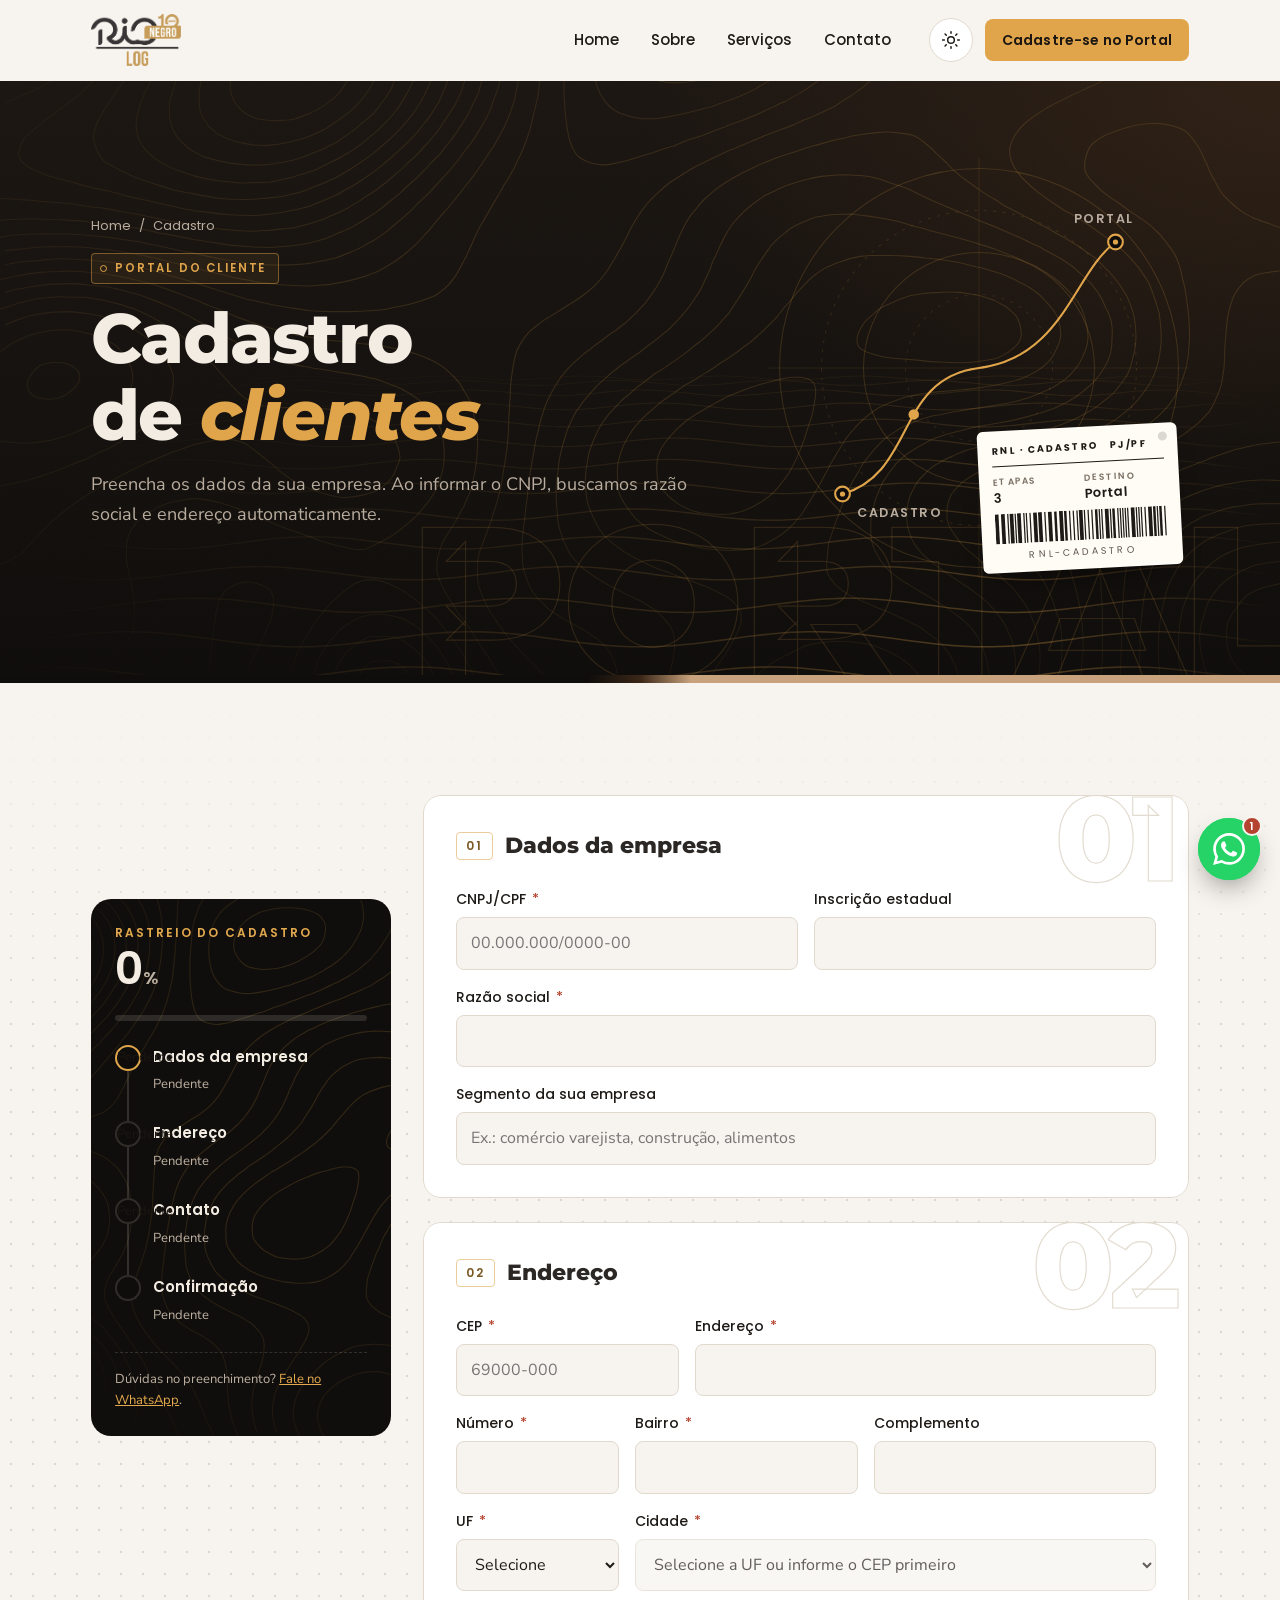
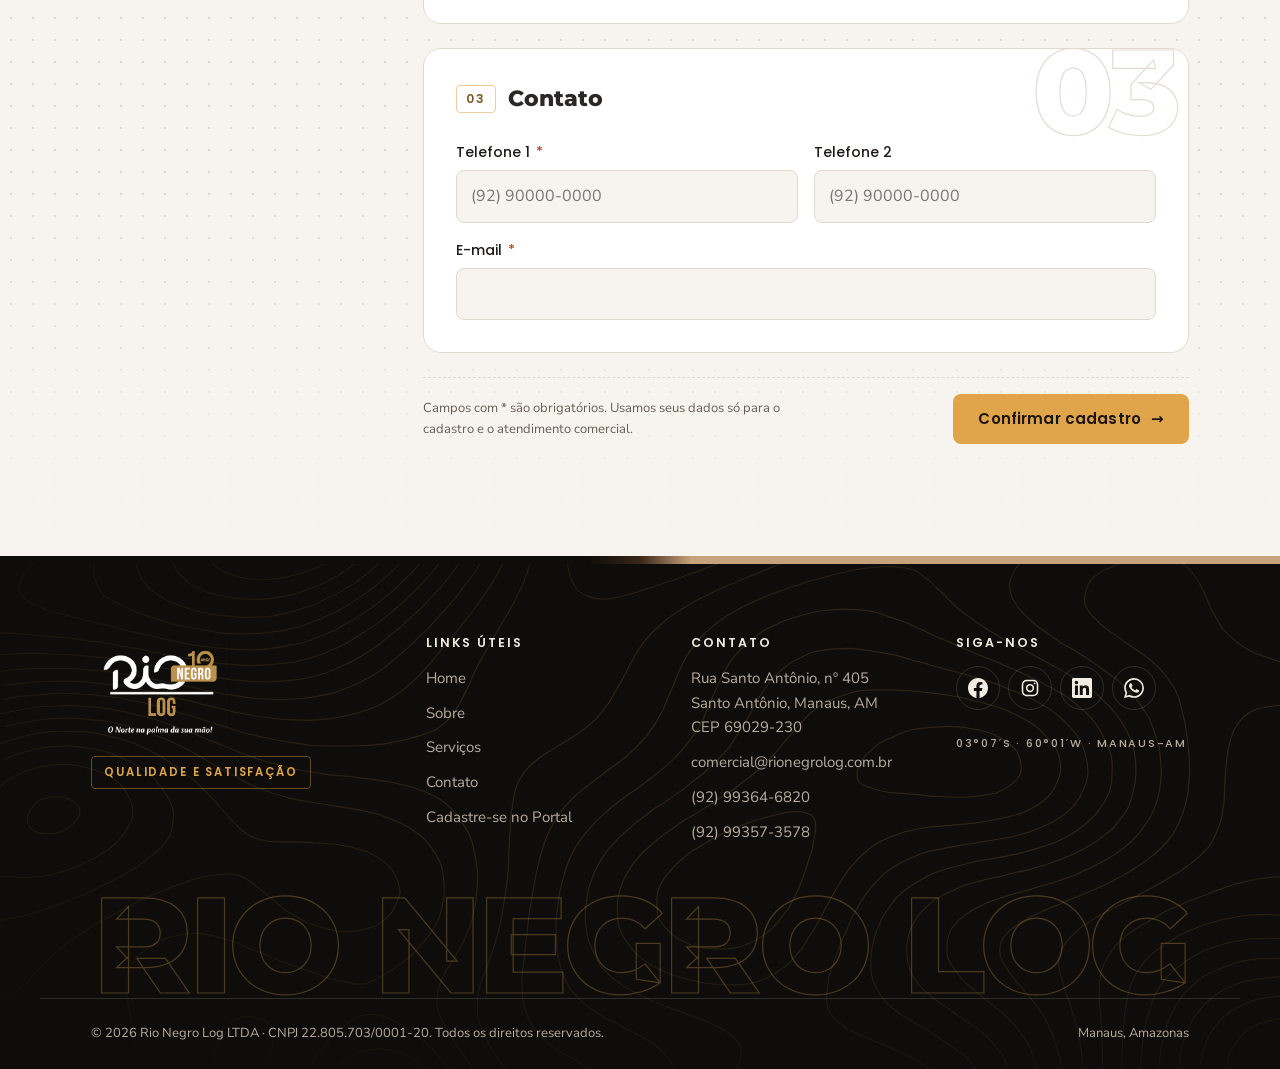
<file: cadastro.html>
<!doctype html>
<html lang="pt-BR" data-theme="light">
<head>
<meta charset="utf-8">
<meta name="viewport" content="width=device-width, initial-scale=1, viewport-fit=cover">
<title>Cadastro de clientes · Rio Negro Log</title>
<meta name="description" content="Cadastre sua empresa como cliente da Rio Negro Log e tenha acesso ao portal.">
<meta name="theme-color" content="#F7F4EF">
<meta property="og:type" content="website">
<meta property="og:locale" content="pt_BR">
<meta property="og:title" content="Cadastro de clientes · Rio Negro Log">
<meta property="og:description" content="Cadastre sua empresa como cliente da Rio Negro Log e tenha acesso ao portal.">
<meta property="og:image" content="assets/img/logo.png">
<link rel="icon" href="assets/img/favicon-32.png" sizes="32x32">
<link rel="icon" href="assets/img/favicon-192.png" sizes="192x192">
<link rel="apple-touch-icon" href="assets/img/apple-touch-icon.png">
<script>(function(){var d=document.documentElement;d.classList.add('js');try{if(localStorage.getItem('rnl-tema')==='dark')d.setAttribute('data-theme','dark');}catch(e){}})();</script>
<link rel="preconnect" href="https://fonts.googleapis.com">
<link rel="preconnect" href="https://fonts.gstatic.com" crossorigin>
<link rel="stylesheet" href="https://fonts.googleapis.com/css2?family=Montserrat:ital,wght@0,600;0,700;0,800;1,700;1,800&family=Poppins:wght@400;500;600;700&family=Nunito+Sans:opsz,wght@6..12,400;6..12,600;6..12,700&display=swap">
<link rel="stylesheet" href="assets/css/style.css">
</head>
<body>
<a class="pular" href="#conteudo">Pular para o conteúdo</a>
<header class="topo">
  <div class="wrap">
    <a class="marca" href="index.html" aria-label="Rio Negro Log, página inicial">
      <img class="logo-claro" src="assets/img/logo-topo.png" alt="Rio Negro Log" width="390" height="226">
      <img class="logo-escuro" src="assets/img/logo-topo-branca.png" alt="Rio Negro Log" width="377" height="234">
    </a>
    <nav class="menu" aria-label="Principal"><a class="item" href="index.html">Home</a><a class="item" href="sobre.html">Sobre</a><a class="item" href="servicos.html">Serviços</a><a class="item" href="contato.html">Contato</a></nav>
    <div class="acoes-topo">
      <button class="tema" type="button" data-tema aria-pressed="false" aria-label="Mudar para o modo escuro"><svg class="sol" viewBox="0 0 24 24" fill="none" stroke="currentColor" stroke-width="1.8" stroke-linecap="round" aria-hidden="true"><circle cx="12" cy="12" r="4"/><path d="M12 2v2M12 20v2M4.9 4.9l1.4 1.4M17.7 17.7l1.4 1.4M2 12h2M20 12h2M4.9 19.1l1.4-1.4M17.7 6.3l1.4-1.4"/></svg><svg class="lua" viewBox="0 0 24 24" fill="none" stroke="currentColor" stroke-width="1.8" stroke-linecap="round" stroke-linejoin="round" aria-hidden="true"><path d="M20 14.5A8 8 0 1 1 9.5 4a6.5 6.5 0 0 0 10.5 10.5z"/></svg></button>
      <a class="btn peq" href="cadastro.html">Cadastre-se no Portal</a>
      <button class="hamburguer" type="button" aria-controls="gaveta" aria-expanded="false" aria-label="Abrir menu"><i aria-hidden="true"><b></b><b></b></i>Menu</button>
    </div>
  </div>
</header>
<div class="gaveta" id="gaveta" role="dialog" aria-modal="true" aria-label="Menu" aria-hidden="true">
  <div class="fundo-topo"></div>
  <div class="gaveta-topo">
    <img src="assets/img/logo-topo-branca.png" alt="Rio Negro Log" width="377" height="234">
    <button class="gaveta-fechar" type="button" data-fechar-menu><svg viewBox="0 0 24 24" fill="none" stroke="currentColor" stroke-width="2.4" stroke-linecap="round" aria-hidden="true"><path d="M6 6l12 12M18 6L6 18"/></svg>Fechar</button>
  </div>
  <div class="gaveta-corpo">
    <nav aria-label="Menu móvel"><a href="index.html" style="--i:0"><span class="n">01</span><span><b>Home</b><small>Página inicial</small></span><span class="s" aria-hidden="true">→</span></a><a href="sobre.html" style="--i:1"><span class="n">02</span><span><b>Sobre</b><small>Nossa história e equipe</small></span><span class="s" aria-hidden="true">→</span></a><a href="servicos.html" style="--i:2"><span class="n">03</span><span><b>Serviços</b><small>O que transportamos</small></span><span class="s" aria-hidden="true">→</span></a><a href="contato.html" style="--i:3"><span class="n">04</span><span><b>Contato</b><small>Fale com a gente</small></span><span class="s" aria-hidden="true">→</span></a></nav>
    <div class="atalhos anima-gaveta" style="--i:5">
      <a class="zap" href="https://wa.me/5592993646820?text=Ol%C3%A1%2C%20gostaria%20de%20fazer%20um%20or%C3%A7amento" target="_blank" rel="noopener"><svg viewBox="0 0 24 24" fill="currentColor" aria-hidden="true"><path d="M17.47 14.38c-.3-.15-1.76-.87-2.03-.97-.27-.1-.47-.15-.67.15-.2.3-.77.97-.94 1.16-.17.2-.35.22-.64.07-.3-.15-1.26-.46-2.39-1.47-.88-.79-1.48-1.760-1.65-2.06-.17-.3-.02-.46.13-.6.13-.14.3-.35.45-.52.15-.17.2-.3.3-.5.1-.2.05-.37-.03-.52-.07-.15-.67-1.61-.92-2.2-.24-.58-.49-.5-.67-.51h-.57c-.2 0-.52.07-.79.37-.27.3-1.04 1.02-1.04 2.48s1.07 2.88 1.21 3.07c.15.2 2.1 3.2 5.08 4.49.71.31 1.26.49 1.7.63.71.22 1.36.19 1.87.12.57-.09 1.76-.72 2-1.41.25-.7.25-1.29.18-1.41-.08-.13-.28-.2-.57-.35m-5.42 7.4h-.01a9.87 9.87 0 0 1-5.030-1.38l-.36-.21-3.74.98 1-3.65-.24-.37a9.86 9.86 0 0 1-1.51-5.26c0-5.45 4.44-9.88 9.89-9.88 2.64 0 5.12 1.03 6.99 2.9a9.83 9.83 0 0 1 2.89 6.99c0 5.45-4.44 9.88-9.88 9.88m8.41-18.3A11.82 11.82 0 0 0 12.05 0C5.5 0 .16 5.34.16 11.89c0 2.1.55 4.14 1.59 5.95L.06 24l6.3-1.65a11.88 11.88 0 0 0 5.68 1.45h.01c6.55 0 11.89-5.34 11.89-11.89a11.82 11.82 0 0 0-3.48-8.41z"/></svg>WhatsApp</a>
      <a href="tel:+5592993646820"><svg viewBox="0 0 24 24" fill="none" stroke="currentColor" stroke-width="1.8" stroke-linecap="round" stroke-linejoin="round" aria-hidden="true"><path d="M5 3h4l2 5-2.5 1.5a11 11 0 0 0 6 6L16 13l5 2v4a2 2 0 0 1-2 2A16 16 0 0 1 3 5a2 2 0 0 1 2-2"/></svg>Ligar</a>
      <a href="mailto:comercial@rionegrolog.com.br"><svg viewBox="0 0 24 24" fill="none" stroke="currentColor" stroke-width="1.8" stroke-linecap="round" stroke-linejoin="round" aria-hidden="true"><rect x="3" y="5" width="18" height="14" rx="2"/><path d="m3 7 9 6 9-6"/></svg>E-mail</a>
      <a href="https://www.google.com/maps/search/?api=1&query=Rua%20Santo%20Ant%C3%B4nio%2C%20405%2C%20Santo%20Ant%C3%B4nio%2C%20Manaus%20-%20AM%2C%2069029-230" target="_blank" rel="noopener"><svg viewBox="0 0 24 24" fill="none" stroke="currentColor" stroke-width="1.8" stroke-linecap="round" stroke-linejoin="round" aria-hidden="true"><path d="M12 21s-7-6.2-7-11.5a7 7 0 0 1 14 0C19 14.8 12 21 12 21z"/><circle cx="12" cy="9.5" r="2.5"/></svg>Mapa</a>
    </div>
    <a class="btn anima-gaveta" style="--i:6" href="cadastro.html">Cadastre-se no Portal <span class="seta" aria-hidden="true">→</span></a>
    <div class="linha-tema anima-gaveta" style="--i:7"><span>Modo escuro</span><button class="chave" type="button" data-tema aria-pressed="false" aria-label="Modo escuro"></button></div>
    <div class="gaveta-rodape anima-gaveta" style="--i:8"><em>O Norte na palma da sua mão!</em><span class="coord">03°07′S · 60°01′W · Manaus-AM</span></div>
  </div>
</div>

<main id="conteudo">
<section class="pagina-topo grao">
  <canvas data-rio aria-hidden="true"></canvas>
  <div class="fundo-topo"></div>
  <div class="vazado" aria-hidden="true">Portal</div>
  <div class="wrap">
    <div class="txt">
      <nav class="trilha seq" style="--i:0" aria-label="Você está em"><a href="index.html">Home</a><span aria-hidden="true">/</span><span>Cadastro</span></nav>
      <span class="eyebrow seq" style="--i:1">Portal do cliente</span>
      <h1 class="seq" style="--i:2">Cadastro de <em>clientes</em></h1>
      <p class="seq" style="--i:3">Preencha os dados da sua empresa. Ao informar o CNPJ, buscamos razão social e endereço automaticamente.</p>
    </div>
    <div class="decor seq" style="--i:3"><svg class="rota-svg ja" viewBox="0 0 400 400" aria-hidden="true"><circle cx="200" cy="200" r="190" fill="none" stroke="rgb(224 165 75 / 0.18)" stroke-width="1"/><circle cx="200" cy="200" r="150" fill="none" stroke="rgb(224 165 75 / 0.14)" stroke-width="1" stroke-dasharray="3 6"/><circle cx="200" cy="200" r="110" fill="none" stroke="rgb(224 165 75 / 0.18)" stroke-width="1"/><circle cx="200" cy="200" r="70" fill="none" stroke="rgb(224 165 75 / 0.12)" stroke-width="1" stroke-dasharray="3 6"/><path d="M200 0v400M0 200h400" stroke="rgb(224 165 75 / .1)" stroke-width="1"/><path id="p83cce8" class="base" d="M70 320 C 140 300, 120 210, 200 200 S 290 110, 330 80"/><path class="traco" pathLength="1" d="M70 320 C 140 300, 120 210, 200 200 S 290 110, 330 80"/><circle class="pino" cx="70" cy="320" r="7"/><circle class="ponto" cx="70" cy="320" r="2.5"/><text x="84" y="342">Cadastro</text><circle class="pino" cx="330" cy="80" r="7"/><circle class="ponto" cx="330" cy="80" r="2.5"/><text x="290" y="62">Portal</text>
<circle r="5" fill="#E0A54B"><animateMotion dur="7s" repeatCount="indefinite"><mpath href="#p83cce8"/></animateMotion></circle></svg><div class="etq"><div class="etq-cab"><span>RNL · Cadastro</span><span>PJ/PF</span></div><dl><div><dt>Etapas</dt><dd>3</dd></div><div><dt>Destino</dt><dd>Portal</dd></div></dl><svg class="barras" viewBox="0 0 139 30" preserveAspectRatio="none" fill="currentColor" aria-hidden="true"><rect x="0" width="3" height="30"/><rect x="5" width="3" height="30"/><rect x="10" width="1" height="30"/><rect x="12" width="3" height="30"/><rect x="16" width="1" height="30"/><rect x="18" width="3" height="30"/><rect x="23" width="1" height="30"/><rect x="25" width="1" height="30"/><rect x="28" width="1" height="30"/><rect x="31" width="3" height="30"/><rect x="35" width="3" height="30"/><rect x="40" width="1" height="30"/><rect x="43" width="3" height="30"/><rect x="48" width="2" height="30"/><rect x="52" width="3" height="30"/><rect x="56" width="2" height="30"/><rect x="60" width="1" height="30"/><rect x="63" width="1" height="30"/><rect x="66" width="1" height="30"/><rect x="68" width="3" height="30"/><rect x="72" width="1" height="30"/><rect x="75" width="1" height="30"/><rect x="78" width="1" height="30"/><rect x="81" width="2" height="30"/><rect x="84" width="1" height="30"/><rect x="86" width="1" height="30"/><rect x="89" width="3" height="30"/><rect x="93" width="1" height="30"/><rect x="95" width="2" height="30"/><rect x="99" width="1" height="30"/><rect x="101" width="1" height="30"/><rect x="103" width="1" height="30"/><rect x="105" width="1" height="30"/><rect x="107" width="1" height="30"/><rect x="110" width="3" height="30"/><rect x="114" width="1" height="30"/><rect x="116" width="1" height="30"/><rect x="118" width="1" height="30"/><rect x="121" width="1" height="30"/><rect x="124" width="3" height="30"/><rect x="128" width="2" height="30"/><rect x="131" width="1" height="30"/><rect x="133" width="2" height="30"/><rect x="137" width="1" height="30"/></svg><div class="cod">RNL-CADASTRO</div></div></div>
  </div>
</section>
<div class="encontro" aria-hidden="true"></div>


<section class="secao">
  <div class="fundo-pontos"></div>
  <div class="wrap cadastro-grade">
    <aside class="rastreio grao" aria-label="Andamento do cadastro">
      <div class="fundo-topo"></div>
      <div class="rastreio-cab"><b>Rastreio do cadastro</b><strong><span data-prog-pct>0</span><small>%</small></strong></div>
      <div class="barra-prog"><i></i></div>
      <ol class="etapas"><li><span class="pt"><svg viewBox="0 0 24 24" fill="none" stroke="currentColor" stroke-width="2.4" stroke-linecap="round" stroke-linejoin="round" aria-hidden="true"><path d="M5 12.5l4.5 4.5L19 7.5"/></svg></span><div><b>Dados da empresa</b><span>Pendente</span></div></li><li><span class="pt"><svg viewBox="0 0 24 24" fill="none" stroke="currentColor" stroke-width="2.4" stroke-linecap="round" stroke-linejoin="round" aria-hidden="true"><path d="M5 12.5l4.5 4.5L19 7.5"/></svg></span><div><b>Endereço</b><span>Pendente</span></div></li><li><span class="pt"><svg viewBox="0 0 24 24" fill="none" stroke="currentColor" stroke-width="2.4" stroke-linecap="round" stroke-linejoin="round" aria-hidden="true"><path d="M5 12.5l4.5 4.5L19 7.5"/></svg></span><div><b>Contato</b><span>Pendente</span></div></li><li><span class="pt"><svg viewBox="0 0 24 24" fill="none" stroke="currentColor" stroke-width="2.4" stroke-linecap="round" stroke-linejoin="round" aria-hidden="true"><path d="M5 12.5l4.5 4.5L19 7.5"/></svg></span><div><b>Confirmação</b><span>Pendente</span></div></li></ol>
      <p class="ajuda">Dúvidas no preenchimento? <a href="https://wa.me/5592993646820?text=Ol%C3%A1%2C%20gostaria%20de%20fazer%20um%20or%C3%A7amento" target="_blank" rel="noopener">Fale no WhatsApp</a>.</p>
    </aside>

    <form class="form form-cadastro" id="form-cadastro" novalidate>
      <div class="prog-movel" aria-hidden="true">
        <div class="linha"><b data-prog-etapa>Etapa 1 de 3</b><span><span data-prog-pct>0</span>%</span></div>
        <div class="barra-prog"><i></i></div>
      </div>
      <fieldset class="bloco-form" data-anim="reflexo">
        <div class="vazado" aria-hidden="true">01</div>
        <legend><span>01</span>Dados da empresa</legend>
        <div class="grade-campos">
          <div class="campo c6"><label for="documento">CNPJ/CPF <span class="obr">*</span></label><input id="documento" name="cnpj_cpf" inputmode="numeric" data-mascara="documento" required placeholder="00.000.000/0000-00"></div>
          <div class="campo c6"><label for="ie">Inscrição estadual</label><input id="ie" name="insc_est" inputmode="numeric"></div>
          <div class="campo"><label for="razao">Razão social <span class="obr">*</span></label><input id="razao" name="razao_social" autocomplete="organization" required></div>
          <div class="campo"><label for="segmento">Segmento da sua empresa</label><input id="segmento" name="seguimento" placeholder="Ex.: comércio varejista, construção, alimentos"></div>
        </div>
      </fieldset>
      <fieldset class="bloco-form" data-anim="reflexo">
        <div class="vazado" aria-hidden="true">02</div>
        <legend><span>02</span>Endereço</legend>
        <div class="grade-campos">
          <div class="campo c4"><label for="cep">CEP <span class="obr">*</span></label><input id="cep" name="cep" inputmode="numeric" autocomplete="postal-code" data-mascara="cep" required placeholder="69000-000"></div>
          <div class="campo c8"><label for="endereco">Endereço <span class="obr">*</span></label><input id="endereco" name="endereco" autocomplete="address-line1" required></div>
          <div class="campo c3 m6"><label for="numero">Número <span class="obr">*</span></label><input id="numero" name="numero" required></div>
          <div class="campo c4"><label for="bairro">Bairro <span class="obr">*</span></label><input id="bairro" name="bairro" required></div>
          <div class="campo c5"><label for="complemento">Complemento</label><input id="complemento" name="complemento" autocomplete="address-line2"></div>
          <div class="campo c3 m6"><label for="uf">UF <span class="obr">*</span></label><select id="uf" name="uf" required autocomplete="address-level1"><option value="">Selecione</option><option>AC</option><option>AL</option><option>AP</option><option>AM</option><option>BA</option><option>CE</option><option>DF</option><option>ES</option><option>GO</option><option>MA</option><option>MT</option><option>MS</option><option>MG</option><option>PA</option><option>PB</option><option>PR</option><option>PE</option><option>PI</option><option>RJ</option><option>RN</option><option>RS</option><option>RO</option><option>RR</option><option>SC</option><option>SP</option><option>SE</option><option>TO</option></select></div>
          <div class="campo c9"><label for="cidade">Cidade <span class="obr">*</span></label><select id="cidade" name="cidade" required disabled><option value="">Selecione a UF ou informe o CEP primeiro</option></select></div>
        </div>
      </fieldset>
      <fieldset class="bloco-form" data-anim="reflexo">
        <div class="vazado" aria-hidden="true">03</div>
        <legend><span>03</span>Contato</legend>
        <div class="grade-campos">
          <div class="campo c6"><label for="fone1">Telefone 1 <span class="obr">*</span></label><input id="fone1" name="fone1" type="tel" inputmode="tel" autocomplete="tel" data-mascara="telefone" required placeholder="(92) 90000-0000"></div>
          <div class="campo c6"><label for="fone2">Telefone 2</label><input id="fone2" name="fone2" type="tel" inputmode="tel" data-mascara="telefone" placeholder="(92) 90000-0000"></div>
          <div class="campo"><label for="email">E-mail <span class="obr">*</span></label><input id="email" name="email" type="email" inputmode="email" autocomplete="email" required></div>
        </div>
      </fieldset>
      <div class="retorno" role="status" hidden></div>
      <div class="rodape-form">
        <span class="aviso">Campos com * são obrigatórios. Usamos seus dados só para o cadastro e o atendimento comercial.</span>
        <button class="btn" type="submit">Confirmar cadastro <span class="seta" aria-hidden="true">→</span></button>
      </div>
    </form>
  </div>
</section>
</main>
<footer class="rodape">
  <div class="encontro" aria-hidden="true"></div>
  <div class="fundo-topo"></div>
  <div class="wrap grade">
    <div>
      <img class="logo-rod" src="assets/img/logo-branca.png" alt="Rio Negro Log. O Norte na palma da sua mão!" width="415" height="310" loading="lazy">
      <span class="selo">Qualidade e satisfação</span>
    </div>
    <div>
      <h3>Links úteis</h3>
      <ul><li><a href="index.html">Home</a></li><li><a href="sobre.html">Sobre</a></li><li><a href="servicos.html">Serviços</a></li><li><a href="contato.html">Contato</a></li><li><a href="cadastro.html">Cadastre-se no Portal</a></li></ul>
    </div>
    <div>
      <h3>Contato</h3>
      <ul>
        <li><address>Rua Santo Antônio, nº 405<br>Santo Antônio, Manaus, AM<br>CEP 69029-230</address></li>
        <li><a href="mailto:comercial@rionegrolog.com.br">comercial@rionegrolog.com.br</a></li>
        <li><a href="tel:+5592993646820">(92) 99364-6820</a></li>
        <li><a href="tel:+5592993573578">(92) 99357-3578</a></li>
      </ul>
    </div>
    <div>
      <h3>Siga-nos</h3>
      <div class="sociais">
  <a href="https://www.facebook.com/rionegrolog" target="_blank" rel="noopener" aria-label="Facebook"><svg viewBox="0 0 24 24" fill="currentColor" aria-hidden="true"><path d="M24 12.07C24 5.41 18.63 0 12 0S0 5.4 0 12.07C0 18.1 4.39 23.1 10.13 24v-8.44H7.08v-3.49h3.04V9.41c0-3.02 1.8-4.7 4.54-4.7 1.31 0 2.68.24 2.68.24v2.970h-1.5c-1.5 0-1.96.93-1.96 1.89v2.26h3.32l-.53 3.5h-2.8V24C19.62 23.1 24 18.1 24 12.07"/></svg></a>
  <a href="https://www.instagram.com/rionegrolog/" target="_blank" rel="noopener" aria-label="Instagram"><svg viewBox="0 0 24 24" fill="none" stroke="currentColor" stroke-width="1.9" aria-hidden="true"><rect x="3" y="3" width="18" height="18" rx="5"/><circle cx="12" cy="12" r="4"/><circle cx="17.5" cy="6.5" r="1" fill="currentColor" stroke="none"/></svg></a>
  <a href="https://www.linkedin.com/in/rodrigosantiagonalmeida/" target="_blank" rel="noopener" aria-label="LinkedIn"><svg viewBox="0 0 24 24" fill="currentColor" aria-hidden="true"><path d="M20.45 20.45h-3.56v-5.57c0-1.33-.02-3.04-1.85-3.04-1.85 0-2.14 1.45-2.14 2.94v5.67H9.35V9h3.41v1.56h.05c.48-.9 1.64-1.85 3.37-1.85 3.6 0 4.27 2.37 4.27 5.46v6.28zM5.34 7.43a2.06 2.06 0 1 1 0-4.13 2.06 2.06 0 0 1 0 4.13zM7.12 20.45H3.56V9h3.56zM22.22 0H1.77C.79 0 0 .77 0 1.73v20.54C0 23.23.79 24 1.77 24h20.45c.98 0 1.78-.77 1.78-1.73V1.73C24 .77 23.2 0 22.22 0z"/></svg></a>
  <a href="https://wa.me/5592993646820?text=Ol%C3%A1%2C%20gostaria%20de%20fazer%20um%20or%C3%A7amento" target="_blank" rel="noopener" aria-label="WhatsApp"><svg viewBox="0 0 24 24" fill="currentColor" aria-hidden="true"><path d="M17.47 14.38c-.3-.15-1.76-.87-2.03-.97-.27-.1-.47-.15-.67.15-.2.3-.77.97-.94 1.16-.17.2-.35.22-.64.07-.3-.15-1.26-.46-2.39-1.47-.88-.79-1.48-1.760-1.65-2.06-.17-.3-.02-.46.13-.6.13-.14.3-.35.45-.52.15-.17.2-.3.3-.5.1-.2.05-.37-.03-.52-.07-.15-.67-1.61-.92-2.2-.24-.58-.49-.5-.67-.51h-.57c-.2 0-.52.07-.79.37-.27.3-1.04 1.02-1.04 2.48s1.07 2.88 1.21 3.07c.15.2 2.1 3.2 5.08 4.49.71.31 1.26.49 1.7.63.71.22 1.36.19 1.87.12.57-.09 1.76-.72 2-1.41.25-.7.25-1.29.18-1.41-.08-.13-.28-.2-.57-.35m-5.42 7.4h-.01a9.87 9.87 0 0 1-5.030-1.38l-.36-.21-3.74.98 1-3.65-.24-.37a9.86 9.86 0 0 1-1.51-5.26c0-5.45 4.44-9.88 9.89-9.88 2.64 0 5.12 1.03 6.99 2.9a9.83 9.83 0 0 1 2.89 6.99c0 5.45-4.44 9.88-9.88 9.88m8.41-18.3A11.82 11.82 0 0 0 12.05 0C5.5 0 .16 5.34.16 11.89c0 2.1.55 4.14 1.59 5.95L.06 24l6.3-1.65a11.88 11.88 0 0 0 5.68 1.45h.01c6.55 0 11.89-5.34 11.89-11.89a11.82 11.82 0 0 0-3.48-8.41z"/></svg></a>
</div>
      <p class="coord" style="margin-top:var(--s5);color:var(--rio-muted)">03°07′S · 60°01′W · Manaus-AM</p>
    </div>
  </div>
  <div class="gigante" aria-hidden="true">Rio Negro Log</div>
  <div class="wrap base">
    <span>© <span data-ano>2026</span> Rio Negro Log LTDA · CNPJ 22.805.703/0001-20. Todos os direitos reservados.</span>
    <span>Manaus, Amazonas</span>
  </div>
</footer>

<div class="zap-flutuante">
  <div class="zap-cartao" id="zap-cartao" role="dialog" aria-label="Atendimento por WhatsApp" aria-hidden="true">
    <header>
      <img src="assets/img/favicon-192.png" alt="" width="42" height="42">
      <div><b>Rio Negro Log</b><span>Atendimento comercial</span></div>
    </header>
    <div class="zap-conversa">
      <p class="zap-bolha" style="--i:0">Olá! Agradecemos sua visita. 👋</p>
      <p class="zap-bolha" style="--i:1">Como podemos ajudar? Escolha um dos nossos números para conversar.</p>
    </div>
    <div class="zap-opcoes">
      <a href="https://wa.me/5592993646820?text=Ol%C3%A1%2C%20gostaria%20de%20fazer%20um%20or%C3%A7amento" target="_blank" rel="noopener"><span>Comercial<small>(92) 99364-6820</small></span><svg viewBox="0 0 24 24" fill="currentColor" aria-hidden="true"><path d="M17.47 14.38c-.3-.15-1.76-.87-2.03-.97-.27-.1-.47-.15-.67.15-.2.3-.77.97-.94 1.16-.17.2-.35.22-.64.07-.3-.15-1.26-.46-2.39-1.47-.88-.79-1.48-1.760-1.65-2.06-.17-.3-.02-.46.13-.6.13-.14.3-.35.45-.52.15-.17.2-.3.3-.5.1-.2.05-.37-.03-.52-.07-.15-.67-1.61-.92-2.2-.24-.58-.49-.5-.67-.51h-.57c-.2 0-.52.07-.79.37-.27.3-1.04 1.02-1.04 2.48s1.07 2.88 1.21 3.07c.15.2 2.1 3.2 5.08 4.49.71.31 1.26.49 1.7.63.71.22 1.36.19 1.87.12.57-.09 1.76-.72 2-1.41.25-.7.25-1.29.18-1.41-.08-.13-.28-.2-.57-.35m-5.42 7.4h-.01a9.87 9.87 0 0 1-5.030-1.38l-.36-.21-3.74.98 1-3.65-.24-.37a9.86 9.86 0 0 1-1.51-5.26c0-5.45 4.44-9.88 9.89-9.88 2.64 0 5.12 1.03 6.99 2.9a9.83 9.83 0 0 1 2.89 6.99c0 5.45-4.44 9.88-9.88 9.88m8.41-18.3A11.82 11.82 0 0 0 12.05 0C5.5 0 .16 5.34.16 11.89c0 2.1.55 4.14 1.59 5.95L.06 24l6.3-1.65a11.88 11.88 0 0 0 5.68 1.45h.01c6.55 0 11.89-5.34 11.89-11.89a11.82 11.82 0 0 0-3.48-8.41z"/></svg></a>
      <a href="https://wa.me/5592993573578?text=Ol%C3%A1%2C%20gostaria%20de%20fazer%20um%20or%C3%A7amento" target="_blank" rel="noopener"><span>Comercial<small>(92) 99357-3578</small></span><svg viewBox="0 0 24 24" fill="currentColor" aria-hidden="true"><path d="M17.47 14.38c-.3-.15-1.76-.87-2.03-.97-.27-.1-.47-.15-.67.15-.2.3-.77.97-.94 1.16-.17.2-.35.22-.64.07-.3-.15-1.26-.46-2.39-1.47-.88-.79-1.48-1.760-1.65-2.06-.17-.3-.02-.46.13-.6.13-.14.3-.35.45-.52.15-.17.2-.3.3-.5.1-.2.05-.37-.03-.52-.07-.15-.67-1.61-.92-2.2-.24-.58-.49-.5-.67-.51h-.57c-.2 0-.52.07-.79.37-.27.3-1.04 1.02-1.04 2.48s1.07 2.88 1.21 3.07c.15.2 2.1 3.2 5.08 4.49.71.31 1.26.49 1.7.63.71.22 1.36.19 1.87.12.57-.09 1.76-.72 2-1.41.25-.7.25-1.29.18-1.41-.08-.13-.28-.2-.57-.35m-5.42 7.4h-.01a9.87 9.87 0 0 1-5.030-1.38l-.36-.21-3.74.98 1-3.65-.24-.37a9.86 9.86 0 0 1-1.51-5.26c0-5.45 4.44-9.88 9.89-9.88 2.64 0 5.12 1.03 6.99 2.9a9.83 9.83 0 0 1 2.89 6.99c0 5.45-4.44 9.88-9.88 9.88m8.41-18.3A11.82 11.82 0 0 0 12.05 0C5.5 0 .16 5.34.16 11.89c0 2.1.55 4.14 1.59 5.95L.06 24l6.3-1.65a11.88 11.88 0 0 0 5.68 1.45h.01c6.55 0 11.89-5.34 11.89-11.89a11.82 11.82 0 0 0-3.48-8.41z"/></svg></a>
    </div>
  </div>
  <span class="zap-dica" aria-hidden="true">Precisa de um orçamento?</span>
  <button class="zap-botao" type="button" aria-controls="zap-cartao" aria-expanded="false" aria-label="Falar no WhatsApp">
    <span class="logo-zap" style="display:grid"><svg viewBox="0 0 24 24" fill="currentColor" aria-hidden="true"><path d="M17.47 14.38c-.3-.15-1.76-.87-2.03-.97-.27-.1-.47-.15-.67.15-.2.3-.77.97-.94 1.16-.17.2-.35.22-.64.07-.3-.15-1.26-.46-2.39-1.47-.88-.79-1.48-1.760-1.65-2.06-.17-.3-.02-.46.13-.6.13-.14.3-.35.45-.52.15-.17.2-.3.3-.5.1-.2.05-.37-.03-.52-.07-.15-.67-1.61-.92-2.2-.24-.58-.49-.5-.67-.51h-.57c-.2 0-.52.07-.79.37-.27.3-1.04 1.02-1.04 2.48s1.07 2.88 1.21 3.07c.15.2 2.1 3.2 5.08 4.49.71.31 1.26.49 1.7.63.71.22 1.36.19 1.87.12.57-.09 1.76-.72 2-1.41.25-.7.25-1.29.18-1.41-.08-.13-.28-.2-.57-.35m-5.42 7.4h-.01a9.87 9.87 0 0 1-5.030-1.38l-.36-.21-3.74.98 1-3.65-.24-.37a9.86 9.86 0 0 1-1.51-5.26c0-5.45 4.44-9.88 9.89-9.88 2.64 0 5.12 1.03 6.99 2.9a9.83 9.83 0 0 1 2.89 6.99c0 5.45-4.44 9.88-9.88 9.88m8.41-18.3A11.82 11.82 0 0 0 12.05 0C5.5 0 .16 5.34.16 11.89c0 2.1.55 4.14 1.59 5.95L.06 24l6.3-1.65a11.88 11.88 0 0 0 5.68 1.45h.01c6.55 0 11.89-5.34 11.89-11.89a11.82 11.82 0 0 0-3.48-8.41z"/></svg></span><svg class="fechar" viewBox="0 0 24 24" fill="none" stroke="currentColor" stroke-width="2.4" stroke-linecap="round" aria-hidden="true"><path d="M6 6l12 12M18 6L6 18"/></svg>
    <span class="zap-badge" aria-hidden="true">1</span>
  </button>
</div>

<script src="assets/js/main.js" defer></script>
</body>
</html>
</file>
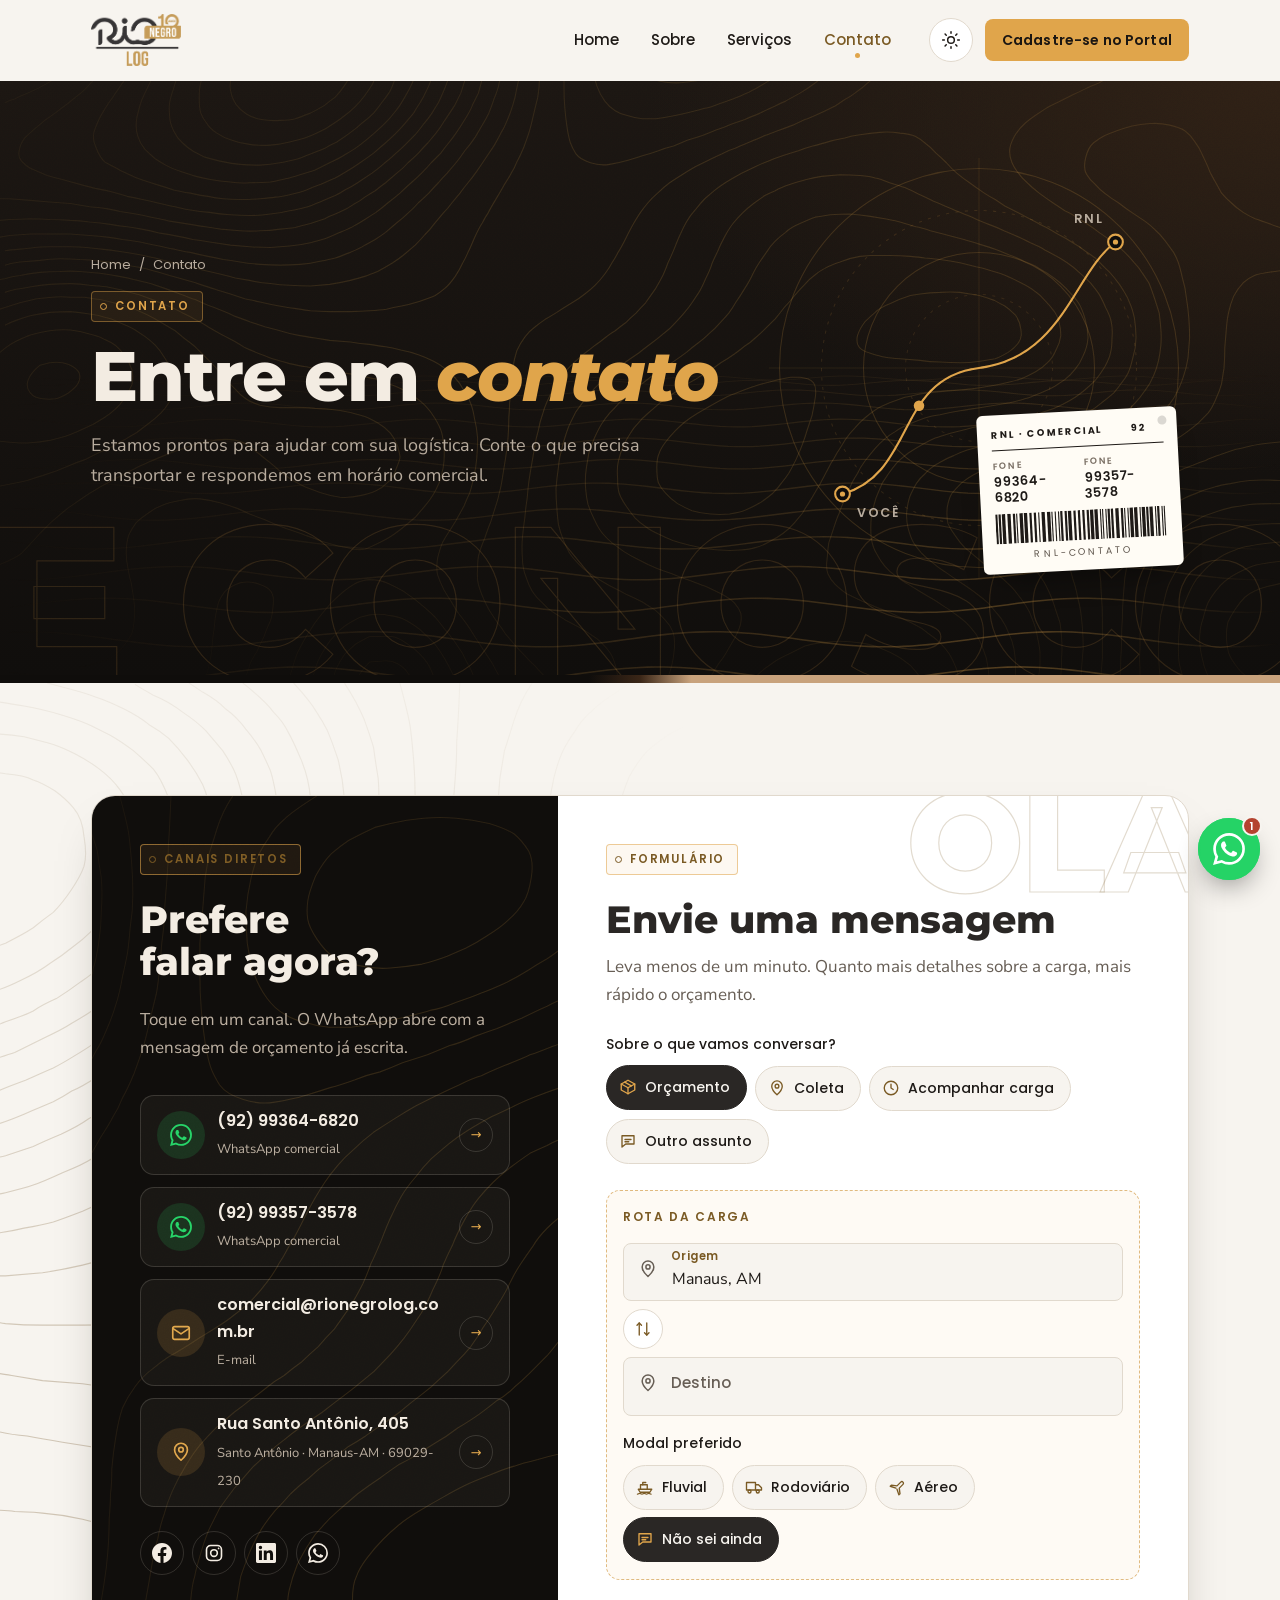
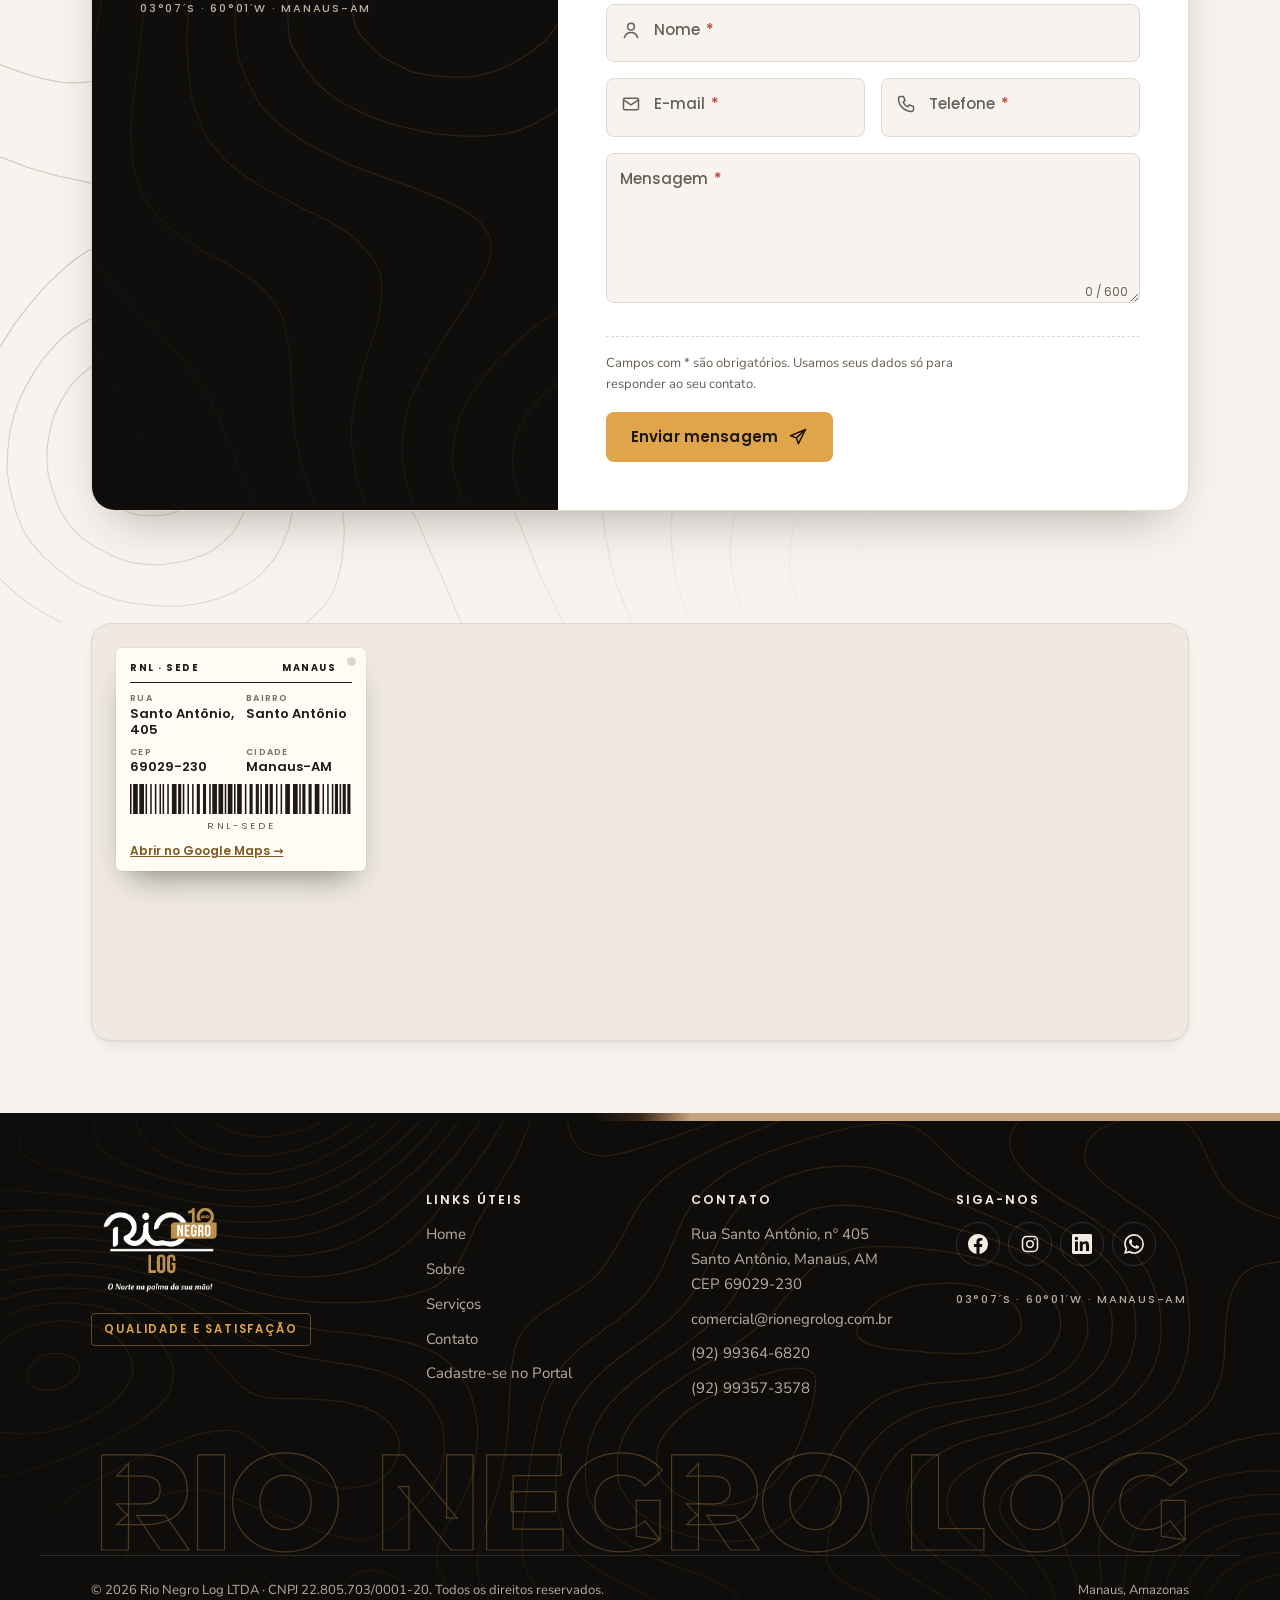
<file: contato.html>
<!doctype html>
<html lang="pt-BR" data-theme="light">
<head>
<meta charset="utf-8">
<meta name="viewport" content="width=device-width, initial-scale=1, viewport-fit=cover">
<title>Contato · Rio Negro Log</title>
<meta name="description" content="Fale com a Rio Negro Log: WhatsApp (92) 99364-6820, e-mail comercial@rionegrolog.com.br, Rua Santo Antônio, 405, Manaus.">
<meta name="theme-color" content="#F7F4EF">
<meta property="og:type" content="website">
<meta property="og:locale" content="pt_BR">
<meta property="og:title" content="Contato · Rio Negro Log">
<meta property="og:description" content="Fale com a Rio Negro Log: WhatsApp (92) 99364-6820, e-mail comercial@rionegrolog.com.br, Rua Santo Antônio, 405, Manaus.">
<meta property="og:image" content="assets/img/logo.png">
<link rel="icon" href="assets/img/favicon-32.png" sizes="32x32">
<link rel="icon" href="assets/img/favicon-192.png" sizes="192x192">
<link rel="apple-touch-icon" href="assets/img/apple-touch-icon.png">
<script>(function(){var d=document.documentElement;d.classList.add('js');try{if(localStorage.getItem('rnl-tema')==='dark')d.setAttribute('data-theme','dark');}catch(e){}})();</script>
<link rel="preconnect" href="https://fonts.googleapis.com">
<link rel="preconnect" href="https://fonts.gstatic.com" crossorigin>
<link rel="stylesheet" href="https://fonts.googleapis.com/css2?family=Montserrat:ital,wght@0,600;0,700;0,800;1,700;1,800&family=Poppins:wght@400;500;600;700&family=Nunito+Sans:opsz,wght@6..12,400;6..12,600;6..12,700&display=swap">
<link rel="stylesheet" href="assets/css/style.css">
</head>
<body>
<a class="pular" href="#conteudo">Pular para o conteúdo</a>
<header class="topo">
  <div class="wrap">
    <a class="marca" href="index.html" aria-label="Rio Negro Log, página inicial">
      <img class="logo-claro" src="assets/img/logo-topo.png" alt="Rio Negro Log" width="390" height="226">
      <img class="logo-escuro" src="assets/img/logo-topo-branca.png" alt="Rio Negro Log" width="377" height="234">
    </a>
    <nav class="menu" aria-label="Principal"><a class="item" href="index.html">Home</a><a class="item" href="sobre.html">Sobre</a><a class="item" href="servicos.html">Serviços</a><a class="item" href="contato.html" aria-current="page">Contato</a></nav>
    <div class="acoes-topo">
      <button class="tema" type="button" data-tema aria-pressed="false" aria-label="Mudar para o modo escuro"><svg class="sol" viewBox="0 0 24 24" fill="none" stroke="currentColor" stroke-width="1.8" stroke-linecap="round" aria-hidden="true"><circle cx="12" cy="12" r="4"/><path d="M12 2v2M12 20v2M4.9 4.9l1.4 1.4M17.7 17.7l1.4 1.4M2 12h2M20 12h2M4.9 19.1l1.4-1.4M17.7 6.3l1.4-1.4"/></svg><svg class="lua" viewBox="0 0 24 24" fill="none" stroke="currentColor" stroke-width="1.8" stroke-linecap="round" stroke-linejoin="round" aria-hidden="true"><path d="M20 14.5A8 8 0 1 1 9.5 4a6.5 6.5 0 0 0 10.5 10.5z"/></svg></button>
      <a class="btn peq" href="cadastro.html">Cadastre-se no Portal</a>
      <button class="hamburguer" type="button" aria-controls="gaveta" aria-expanded="false" aria-label="Abrir menu"><i aria-hidden="true"><b></b><b></b></i>Menu</button>
    </div>
  </div>
</header>
<div class="gaveta" id="gaveta" role="dialog" aria-modal="true" aria-label="Menu" aria-hidden="true">
  <div class="fundo-topo"></div>
  <div class="gaveta-topo">
    <img src="assets/img/logo-topo-branca.png" alt="Rio Negro Log" width="377" height="234">
    <button class="gaveta-fechar" type="button" data-fechar-menu><svg viewBox="0 0 24 24" fill="none" stroke="currentColor" stroke-width="2.4" stroke-linecap="round" aria-hidden="true"><path d="M6 6l12 12M18 6L6 18"/></svg>Fechar</button>
  </div>
  <div class="gaveta-corpo">
    <nav aria-label="Menu móvel"><a href="index.html" style="--i:0"><span class="n">01</span><span><b>Home</b><small>Página inicial</small></span><span class="s" aria-hidden="true">→</span></a><a href="sobre.html" style="--i:1"><span class="n">02</span><span><b>Sobre</b><small>Nossa história e equipe</small></span><span class="s" aria-hidden="true">→</span></a><a href="servicos.html" style="--i:2"><span class="n">03</span><span><b>Serviços</b><small>O que transportamos</small></span><span class="s" aria-hidden="true">→</span></a><a href="contato.html" style="--i:3" aria-current="page"><span class="n">04</span><span><b>Contato</b><small>Fale com a gente</small></span><span class="s" aria-hidden="true">→</span></a></nav>
    <div class="atalhos anima-gaveta" style="--i:5">
      <a class="zap" href="https://wa.me/5592993646820?text=Ol%C3%A1%2C%20gostaria%20de%20fazer%20um%20or%C3%A7amento" target="_blank" rel="noopener"><svg viewBox="0 0 24 24" fill="currentColor" aria-hidden="true"><path d="M17.47 14.38c-.3-.15-1.76-.87-2.03-.97-.27-.1-.47-.15-.67.15-.2.3-.77.97-.94 1.16-.17.2-.35.22-.64.07-.3-.15-1.26-.46-2.39-1.47-.88-.79-1.48-1.760-1.65-2.06-.17-.3-.02-.46.13-.6.13-.14.3-.35.45-.52.15-.17.2-.3.3-.5.1-.2.05-.37-.03-.52-.07-.15-.67-1.61-.92-2.2-.24-.58-.49-.5-.67-.51h-.57c-.2 0-.52.07-.79.37-.27.3-1.04 1.02-1.04 2.48s1.07 2.88 1.21 3.07c.15.2 2.1 3.2 5.08 4.49.71.31 1.26.49 1.7.63.71.22 1.36.19 1.87.12.57-.09 1.76-.72 2-1.41.25-.7.25-1.29.18-1.41-.08-.13-.28-.2-.57-.35m-5.42 7.4h-.01a9.87 9.87 0 0 1-5.030-1.38l-.36-.21-3.74.98 1-3.65-.24-.37a9.86 9.86 0 0 1-1.51-5.26c0-5.45 4.44-9.88 9.89-9.88 2.64 0 5.12 1.03 6.99 2.9a9.83 9.83 0 0 1 2.89 6.99c0 5.45-4.44 9.88-9.88 9.88m8.41-18.3A11.82 11.82 0 0 0 12.05 0C5.5 0 .16 5.34.16 11.89c0 2.1.55 4.14 1.59 5.95L.06 24l6.3-1.65a11.88 11.88 0 0 0 5.68 1.45h.01c6.55 0 11.89-5.34 11.89-11.89a11.82 11.82 0 0 0-3.48-8.41z"/></svg>WhatsApp</a>
      <a href="tel:+5592993646820"><svg viewBox="0 0 24 24" fill="none" stroke="currentColor" stroke-width="1.8" stroke-linecap="round" stroke-linejoin="round" aria-hidden="true"><path d="M5 3h4l2 5-2.5 1.5a11 11 0 0 0 6 6L16 13l5 2v4a2 2 0 0 1-2 2A16 16 0 0 1 3 5a2 2 0 0 1 2-2"/></svg>Ligar</a>
      <a href="mailto:comercial@rionegrolog.com.br"><svg viewBox="0 0 24 24" fill="none" stroke="currentColor" stroke-width="1.8" stroke-linecap="round" stroke-linejoin="round" aria-hidden="true"><rect x="3" y="5" width="18" height="14" rx="2"/><path d="m3 7 9 6 9-6"/></svg>E-mail</a>
      <a href="https://www.google.com/maps/search/?api=1&query=Rua%20Santo%20Ant%C3%B4nio%2C%20405%2C%20Santo%20Ant%C3%B4nio%2C%20Manaus%20-%20AM%2C%2069029-230" target="_blank" rel="noopener"><svg viewBox="0 0 24 24" fill="none" stroke="currentColor" stroke-width="1.8" stroke-linecap="round" stroke-linejoin="round" aria-hidden="true"><path d="M12 21s-7-6.2-7-11.5a7 7 0 0 1 14 0C19 14.8 12 21 12 21z"/><circle cx="12" cy="9.5" r="2.5"/></svg>Mapa</a>
    </div>
    <a class="btn anima-gaveta" style="--i:6" href="cadastro.html">Cadastre-se no Portal <span class="seta" aria-hidden="true">→</span></a>
    <div class="linha-tema anima-gaveta" style="--i:7"><span>Modo escuro</span><button class="chave" type="button" data-tema aria-pressed="false" aria-label="Modo escuro"></button></div>
    <div class="gaveta-rodape anima-gaveta" style="--i:8"><em>O Norte na palma da sua mão!</em><span class="coord">03°07′S · 60°01′W · Manaus-AM</span></div>
  </div>
</div>

<main id="conteudo">
<section class="pagina-topo grao">
  <canvas data-rio aria-hidden="true"></canvas>
  <div class="fundo-topo"></div>
  <div class="vazado" aria-hidden="true">Fale conosco</div>
  <div class="wrap">
    <div class="txt">
      <nav class="trilha seq" style="--i:0" aria-label="Você está em"><a href="index.html">Home</a><span aria-hidden="true">/</span><span>Contato</span></nav>
      <span class="eyebrow seq" style="--i:1">Contato</span>
      <h1 class="seq" style="--i:2">Entre em <em>contato</em></h1>
      <p class="seq" style="--i:3">Estamos prontos para ajudar com sua logística. Conte o que precisa transportar e respondemos em horário comercial.</p>
    </div>
    <div class="decor seq" style="--i:3"><svg class="rota-svg ja" viewBox="0 0 400 400" aria-hidden="true"><circle cx="200" cy="200" r="190" fill="none" stroke="rgb(224 165 75 / 0.18)" stroke-width="1"/><circle cx="200" cy="200" r="150" fill="none" stroke="rgb(224 165 75 / 0.14)" stroke-width="1" stroke-dasharray="3 6"/><circle cx="200" cy="200" r="110" fill="none" stroke="rgb(224 165 75 / 0.18)" stroke-width="1"/><circle cx="200" cy="200" r="70" fill="none" stroke="rgb(224 165 75 / 0.12)" stroke-width="1" stroke-dasharray="3 6"/><path d="M200 0v400M0 200h400" stroke="rgb(224 165 75 / .1)" stroke-width="1"/><path id="p83cce8" class="base" d="M70 320 C 140 300, 120 210, 200 200 S 290 110, 330 80"/><path class="traco" pathLength="1" d="M70 320 C 140 300, 120 210, 200 200 S 290 110, 330 80"/><circle class="pino" cx="70" cy="320" r="7"/><circle class="ponto" cx="70" cy="320" r="2.5"/><text x="84" y="342">Você</text><circle class="pino" cx="330" cy="80" r="7"/><circle class="ponto" cx="330" cy="80" r="2.5"/><text x="290" y="62">RNL</text>
<circle r="5" fill="#E0A54B"><animateMotion dur="7s" repeatCount="indefinite"><mpath href="#p83cce8"/></animateMotion></circle></svg><div class="etq"><div class="etq-cab"><span>RNL · Comercial</span><span>92</span></div><dl><div><dt>Fone</dt><dd>99364-6820</dd></div><div><dt>Fone</dt><dd>99357-3578</dd></div></dl><svg class="barras" viewBox="0 0 156 30" preserveAspectRatio="none" fill="currentColor" aria-hidden="true"><rect x="0" width="2" height="30"/><rect x="3" width="2" height="30"/><rect x="6" width="3" height="30"/><rect x="11" width="3" height="30"/><rect x="16" width="2" height="30"/><rect x="19" width="1" height="30"/><rect x="22" width="3" height="30"/><rect x="26" width="3" height="30"/><rect x="31" width="2" height="30"/><rect x="35" width="2" height="30"/><rect x="39" width="1" height="30"/><rect x="42" width="3" height="30"/><rect x="47" width="3" height="30"/><rect x="51" width="1" height="30"/><rect x="54" width="1" height="30"/><rect x="57" width="1" height="30"/><rect x="59" width="2" height="30"/><rect x="63" width="2" height="30"/><rect x="66" width="3" height="30"/><rect x="71" width="2" height="30"/><rect x="75" width="2" height="30"/><rect x="79" width="2" height="30"/><rect x="83" width="2" height="30"/><rect x="86" width="3" height="30"/><rect x="90" width="3" height="30"/><rect x="95" width="1" height="30"/><rect x="97" width="1" height="30"/><rect x="100" width="1" height="30"/><rect x="102" width="2" height="30"/><rect x="105" width="2" height="30"/><rect x="109" width="3" height="30"/><rect x="114" width="2" height="30"/><rect x="117" width="1" height="30"/><rect x="120" width="1" height="30"/><rect x="122" width="3" height="30"/><rect x="126" width="3" height="30"/><rect x="131" width="1" height="30"/><rect x="133" width="3" height="30"/><rect x="137" width="2" height="30"/><rect x="140" width="3" height="30"/><rect x="145" width="1" height="30"/><rect x="147" width="2" height="30"/><rect x="151" width="1" height="30"/><rect x="153" width="1" height="30"/></svg><div class="cod">RNL-CONTATO</div></div></div>
  </div>
</section>
<div class="encontro" aria-hidden="true"></div>


<section class="secao">
  <div class="fundo-topo esq"></div>
  <div class="wrap">
    <div class="contato-bloco" data-anim="reflexo">
      <aside class="contato-lado grao">
        <div class="fundo-topo"></div>
        <span class="eyebrow">Canais diretos</span>
        <h2>Prefere falar agora?</h2>
        <p>Toque em um canal. O WhatsApp abre com a mensagem de orçamento já escrita.</p>
        <div class="canais">
          <a class="canal" href="https://wa.me/5592993646820?text=Ol%C3%A1%2C%20gostaria%20de%20fazer%20um%20or%C3%A7amento" target="_blank" rel="noopener"><span class="ic zap"><svg viewBox="0 0 24 24" fill="currentColor" aria-hidden="true"><path d="M17.47 14.38c-.3-.15-1.76-.87-2.03-.97-.27-.1-.47-.15-.67.15-.2.3-.77.97-.94 1.16-.17.2-.35.22-.64.07-.3-.15-1.26-.46-2.39-1.47-.88-.79-1.48-1.760-1.65-2.06-.17-.3-.02-.46.13-.6.13-.14.3-.35.45-.52.15-.17.2-.3.3-.5.1-.2.05-.37-.03-.52-.07-.15-.67-1.61-.92-2.2-.24-.58-.49-.5-.67-.51h-.57c-.2 0-.52.07-.79.37-.27.3-1.04 1.02-1.04 2.48s1.07 2.88 1.21 3.07c.15.2 2.1 3.2 5.08 4.49.71.31 1.26.49 1.7.63.71.22 1.36.19 1.87.12.57-.09 1.76-.72 2-1.41.25-.7.25-1.29.18-1.41-.08-.13-.28-.2-.57-.35m-5.42 7.4h-.01a9.87 9.87 0 0 1-5.030-1.38l-.36-.21-3.74.98 1-3.65-.24-.37a9.86 9.86 0 0 1-1.51-5.26c0-5.45 4.44-9.88 9.89-9.88 2.64 0 5.12 1.03 6.99 2.9a9.83 9.83 0 0 1 2.89 6.99c0 5.45-4.44 9.88-9.88 9.88m8.41-18.3A11.82 11.82 0 0 0 12.05 0C5.5 0 .16 5.34.16 11.89c0 2.1.55 4.14 1.59 5.95L.06 24l6.3-1.65a11.88 11.88 0 0 0 5.68 1.45h.01c6.55 0 11.89-5.34 11.89-11.89a11.82 11.82 0 0 0-3.48-8.41z"/></svg></span><div><b>(92) 99364-6820</b><span>WhatsApp comercial</span></div><span class="seta" aria-hidden="true">→</span></a>
          <a class="canal" href="https://wa.me/5592993573578?text=Ol%C3%A1%2C%20gostaria%20de%20fazer%20um%20or%C3%A7amento" target="_blank" rel="noopener"><span class="ic zap"><svg viewBox="0 0 24 24" fill="currentColor" aria-hidden="true"><path d="M17.47 14.38c-.3-.15-1.76-.87-2.03-.97-.27-.1-.47-.15-.67.15-.2.3-.77.97-.94 1.16-.17.2-.35.22-.64.07-.3-.15-1.26-.46-2.39-1.47-.88-.79-1.48-1.760-1.65-2.06-.17-.3-.02-.46.13-.6.13-.14.3-.35.45-.52.15-.17.2-.3.3-.5.1-.2.05-.37-.03-.52-.07-.15-.67-1.61-.92-2.2-.24-.58-.49-.5-.67-.51h-.57c-.2 0-.52.07-.79.37-.27.3-1.04 1.02-1.04 2.48s1.07 2.88 1.21 3.07c.15.2 2.1 3.2 5.08 4.49.71.31 1.26.49 1.7.63.71.22 1.36.19 1.87.12.57-.09 1.76-.72 2-1.41.25-.7.25-1.29.18-1.41-.08-.13-.28-.2-.57-.35m-5.42 7.4h-.01a9.87 9.87 0 0 1-5.030-1.38l-.36-.21-3.74.98 1-3.65-.24-.37a9.86 9.86 0 0 1-1.51-5.26c0-5.45 4.44-9.88 9.89-9.88 2.64 0 5.12 1.03 6.99 2.9a9.83 9.83 0 0 1 2.89 6.99c0 5.45-4.44 9.88-9.88 9.88m8.41-18.3A11.82 11.82 0 0 0 12.05 0C5.5 0 .16 5.34.16 11.89c0 2.1.55 4.14 1.59 5.95L.06 24l6.3-1.65a11.88 11.88 0 0 0 5.68 1.45h.01c6.55 0 11.89-5.34 11.89-11.89a11.82 11.82 0 0 0-3.48-8.41z"/></svg></span><div><b>(92) 99357-3578</b><span>WhatsApp comercial</span></div><span class="seta" aria-hidden="true">→</span></a>
          <a class="canal" href="mailto:comercial@rionegrolog.com.br"><span class="ic"><svg viewBox="0 0 24 24" fill="none" stroke="currentColor" stroke-width="1.8" stroke-linecap="round" stroke-linejoin="round" aria-hidden="true"><rect x="3" y="5" width="18" height="14" rx="2"/><path d="m3 7 9 6 9-6"/></svg></span><div><b>comercial@rionegrolog.com.br</b><span>E-mail</span></div><span class="seta" aria-hidden="true">→</span></a>
          <a class="canal" href="https://www.google.com/maps/search/?api=1&query=Rua%20Santo%20Ant%C3%B4nio%2C%20405%2C%20Santo%20Ant%C3%B4nio%2C%20Manaus%20-%20AM%2C%2069029-230" target="_blank" rel="noopener"><span class="ic"><svg viewBox="0 0 24 24" fill="none" stroke="currentColor" stroke-width="1.8" stroke-linecap="round" stroke-linejoin="round" aria-hidden="true"><path d="M12 21s-7-6.2-7-11.5a7 7 0 0 1 14 0C19 14.8 12 21 12 21z"/><circle cx="12" cy="9.5" r="2.5"/></svg></span><div><b>Rua Santo Antônio, 405</b><span>Santo Antônio · Manaus-AM · 69029-230</span></div><span class="seta" aria-hidden="true">→</span></a>
        </div>
        <div class="sociais">
  <a href="https://www.facebook.com/rionegrolog" target="_blank" rel="noopener" aria-label="Facebook"><svg viewBox="0 0 24 24" fill="currentColor" aria-hidden="true"><path d="M24 12.07C24 5.41 18.63 0 12 0S0 5.4 0 12.07C0 18.1 4.39 23.1 10.13 24v-8.44H7.08v-3.49h3.04V9.41c0-3.02 1.8-4.7 4.54-4.7 1.31 0 2.68.24 2.68.24v2.970h-1.5c-1.5 0-1.96.93-1.96 1.89v2.26h3.32l-.53 3.5h-2.8V24C19.62 23.1 24 18.1 24 12.07"/></svg></a>
  <a href="https://www.instagram.com/rionegrolog/" target="_blank" rel="noopener" aria-label="Instagram"><svg viewBox="0 0 24 24" fill="none" stroke="currentColor" stroke-width="1.9" aria-hidden="true"><rect x="3" y="3" width="18" height="18" rx="5"/><circle cx="12" cy="12" r="4"/><circle cx="17.5" cy="6.5" r="1" fill="currentColor" stroke="none"/></svg></a>
  <a href="https://www.linkedin.com/in/rodrigosantiagonalmeida/" target="_blank" rel="noopener" aria-label="LinkedIn"><svg viewBox="0 0 24 24" fill="currentColor" aria-hidden="true"><path d="M20.45 20.45h-3.56v-5.57c0-1.33-.02-3.04-1.85-3.04-1.85 0-2.14 1.45-2.14 2.94v5.67H9.35V9h3.41v1.56h.05c.48-.9 1.64-1.85 3.37-1.85 3.6 0 4.27 2.37 4.27 5.46v6.28zM5.34 7.43a2.06 2.06 0 1 1 0-4.13 2.06 2.06 0 0 1 0 4.13zM7.12 20.45H3.56V9h3.56zM22.22 0H1.77C.79 0 0 .77 0 1.73v20.54C0 23.23.79 24 1.77 24h20.45c.98 0 1.78-.77 1.78-1.73V1.73C24 .77 23.2 0 22.22 0z"/></svg></a>
  <a href="https://wa.me/5592993646820?text=Ol%C3%A1%2C%20gostaria%20de%20fazer%20um%20or%C3%A7amento" target="_blank" rel="noopener" aria-label="WhatsApp"><svg viewBox="0 0 24 24" fill="currentColor" aria-hidden="true"><path d="M17.47 14.38c-.3-.15-1.76-.87-2.03-.97-.27-.1-.47-.15-.67.15-.2.3-.77.97-.94 1.16-.17.2-.35.22-.64.07-.3-.15-1.26-.46-2.39-1.47-.88-.79-1.48-1.760-1.65-2.06-.17-.3-.02-.46.13-.6.13-.14.3-.35.45-.52.15-.17.2-.3.3-.5.1-.2.05-.37-.03-.52-.07-.15-.67-1.61-.92-2.2-.24-.58-.49-.5-.67-.51h-.57c-.2 0-.52.07-.79.37-.27.3-1.04 1.02-1.04 2.48s1.07 2.88 1.21 3.07c.15.2 2.1 3.2 5.08 4.49.71.31 1.26.49 1.7.63.71.22 1.36.19 1.87.12.57-.09 1.76-.72 2-1.41.25-.7.25-1.29.18-1.41-.08-.13-.28-.2-.57-.35m-5.42 7.4h-.01a9.87 9.87 0 0 1-5.030-1.38l-.36-.21-3.74.98 1-3.65-.24-.37a9.86 9.86 0 0 1-1.51-5.26c0-5.45 4.44-9.88 9.89-9.88 2.64 0 5.12 1.03 6.99 2.9a9.83 9.83 0 0 1 2.89 6.99c0 5.45-4.44 9.88-9.88 9.88m8.41-18.3A11.82 11.82 0 0 0 12.05 0C5.5 0 .16 5.34.16 11.89c0 2.1.55 4.14 1.59 5.95L.06 24l6.3-1.65a11.88 11.88 0 0 0 5.68 1.45h.01c6.55 0 11.89-5.34 11.89-11.89a11.82 11.82 0 0 0-3.48-8.41z"/></svg></a>
</div>
        <span class="coord">03°07′S · 60°01′W · Manaus-AM</span>
      </aside>

      <div class="contato-form">
        <div class="vazado" aria-hidden="true" style="right:-20px;top:-10px;font-size:140px">Olá</div>
        <span class="eyebrow">Formulário</span>
        <h2>Envie uma mensagem</h2>
        <p>Leva menos de um minuto. Quanto mais detalhes sobre a carga, mais rápido o orçamento.</p>
        <form class="form" id="form-contato" novalidate>
          <fieldset class="grupo">
            <legend class="grupo-rotulo">Sobre o que vamos conversar?</legend>
            <div class="escolhas">
              <label for="assunto-orcamento"><input type="radio" id="assunto-orcamento" name="assunto" value="Orçamento" checked><span class="pilula"><svg viewBox="0 0 24 24" fill="none" stroke="currentColor" stroke-width="1.8" stroke-linecap="round" stroke-linejoin="round" aria-hidden="true"><path d="M3 8l9-5 9 5v8l-9 5-9-5z"/><path d="M3 8l9 5 9-5"/><path d="M12 13v8"/><path d="M7.5 5.5l9 5"/></svg>Orçamento</span></label>
              <label for="assunto-coleta"><input type="radio" id="assunto-coleta" name="assunto" value="Coleta"><span class="pilula"><svg viewBox="0 0 24 24" fill="none" stroke="currentColor" stroke-width="1.8" stroke-linecap="round" stroke-linejoin="round" aria-hidden="true"><path d="M12 21s-7-6.2-7-11.5a7 7 0 0 1 14 0C19 14.8 12 21 12 21z"/><circle cx="12" cy="9.5" r="2.5"/></svg>Coleta</span></label>
              <label for="assunto-acompanhar-carga"><input type="radio" id="assunto-acompanhar-carga" name="assunto" value="Acompanhar carga"><span class="pilula"><svg viewBox="0 0 24 24" fill="none" stroke="currentColor" stroke-width="1.8" stroke-linecap="round" stroke-linejoin="round" aria-hidden="true"><circle cx="12" cy="12" r="9"/><path d="M12 7v5l3 2"/></svg>Acompanhar carga</span></label>
              <label for="assunto-outro-assunto"><input type="radio" id="assunto-outro-assunto" name="assunto" value="Outro assunto"><span class="pilula"><svg viewBox="0 0 24 24" fill="none" stroke="currentColor" stroke-width="1.8" stroke-linecap="round" stroke-linejoin="round" aria-hidden="true"><path d="M4 5h16v11H9l-5 4z"/><path d="M8 10h8M8 13h5"/></svg>Outro assunto</span></label>
            </div>
          </fieldset>

          <div class="extra" aria-hidden="true"><div><div class="dentro">
            <span class="rotulo-extra">Rota da carga</span>
            <div class="rota-campos">
              <div class="campo flutua"><input id="origem" name="origem" value="Manaus, AM" placeholder="Ex.: Manaus, AM" autocomplete="off"><label for="origem">Origem</label><svg class="ic" viewBox="0 0 24 24" fill="none" stroke="currentColor" stroke-width="1.8" stroke-linecap="round" stroke-linejoin="round" aria-hidden="true"><path d="M12 21s-7-6.2-7-11.5a7 7 0 0 1 14 0C19 14.8 12 21 12 21z"/><circle cx="12" cy="9.5" r="2.5"/></svg></div>
              <button class="troca" type="button" aria-label="Inverter origem e destino"><svg viewBox="0 0 24 24" fill="none" stroke="currentColor" stroke-width="1.8" stroke-linecap="round" stroke-linejoin="round" aria-hidden="true"><path d="M7 4v16"/><path d="M4 7l3-3 3 3"/><path d="M17 20V4"/><path d="M14 17l3 3 3-3"/></svg></button>
              <div class="campo flutua"><input id="destino" name="destino" placeholder="Ex.: Itacoatiara" autocomplete="off"><label for="destino">Destino</label><svg class="ic" viewBox="0 0 24 24" fill="none" stroke="currentColor" stroke-width="1.8" stroke-linecap="round" stroke-linejoin="round" aria-hidden="true"><path d="M12 21s-7-6.2-7-11.5a7 7 0 0 1 14 0C19 14.8 12 21 12 21z"/><circle cx="12" cy="9.5" r="2.5"/></svg></div>
            </div>
            <fieldset class="grupo">
              <legend class="grupo-rotulo">Modal preferido</legend>
              <div class="escolhas">
                <label for="modal-fluvial"><input type="radio" id="modal-fluvial" name="modal" value="Fluvial"><span class="pilula"><svg viewBox="0 0 24 24" fill="none" stroke="currentColor" stroke-width="1.8" stroke-linecap="round" stroke-linejoin="round" aria-hidden="true"><path d="M3 15h18l-2.5 4h-13z"/><path d="M6 15V9h9v6"/><path d="M9 9V6h4"/><path d="M2 21.5c1.5 0 1.5-1 3-1s1.5 1 3 1 1.5-1 3-1 1.5 1 3 1 1.5-1 3-1 1.5 1 3 1"/></svg>Fluvial</span></label>
                <label for="modal-rodoviario"><input type="radio" id="modal-rodoviario" name="modal" value="Rodoviário"><span class="pilula"><svg viewBox="0 0 24 24" fill="none" stroke="currentColor" stroke-width="1.8" stroke-linecap="round" stroke-linejoin="round" aria-hidden="true"><path d="M2 6h12v10H2z"/><path d="M14 9h4l4 4v3h-8"/><circle cx="6" cy="18" r="2"/><circle cx="17" cy="18" r="2"/></svg>Rodoviário</span></label>
                <label for="modal-aereo"><input type="radio" id="modal-aereo" name="modal" value="Aéreo"><span class="pilula"><svg viewBox="0 0 24 24" fill="none" stroke="currentColor" stroke-width="1.8" stroke-linecap="round" stroke-linejoin="round" aria-hidden="true"><path d="M10.5 13.5 3 11l1.5-1.5 7.5 1L17 5.5a2 2 0 0 1 3 3L15 13.5l1 7.5-1.5 1.5-2.5-7.5"/></svg>Aéreo</span></label>
                <label for="modal-nao-sei-ainda"><input type="radio" id="modal-nao-sei-ainda" name="modal" value="Não sei ainda" checked><span class="pilula"><svg viewBox="0 0 24 24" fill="none" stroke="currentColor" stroke-width="1.8" stroke-linecap="round" stroke-linejoin="round" aria-hidden="true"><path d="M4 5h16v11H9l-5 4z"/><path d="M8 10h8M8 13h5"/></svg>Não sei ainda</span></label>
              </div>
            </fieldset>
          </div></div></div>

          <div class="grade-campos">
            <div class="campo flutua"><input id="nome" name="nome" autocomplete="name" placeholder="Seu nome completo" required><label for="nome">Nome <span class="obr">*</span></label><svg class="ic" viewBox="0 0 24 24" fill="none" stroke="currentColor" stroke-width="1.8" stroke-linecap="round" stroke-linejoin="round" aria-hidden="true"><circle cx="12" cy="8" r="4"/><path d="M4 21c1.5-4 4.5-6 8-6s6.5 2 8 6"/></svg></div>
            <div class="campo flutua c6"><input id="c-email" name="email" type="email" autocomplete="email" inputmode="email" placeholder="nome@empresa.com.br" required><label for="c-email">E-mail <span class="obr">*</span></label><svg class="ic" viewBox="0 0 24 24" fill="none" stroke="currentColor" stroke-width="1.8" stroke-linecap="round" stroke-linejoin="round" aria-hidden="true"><rect x="3" y="5" width="18" height="14" rx="2"/><path d="m3 7 9 6 9-6"/></svg></div>
            <div class="campo flutua c6"><input id="c-telefone" name="telefone" type="tel" autocomplete="tel" inputmode="tel" data-mascara="telefone" placeholder="(92) 90000-0000" required><label for="c-telefone">Telefone <span class="obr">*</span></label><svg class="ic" viewBox="0 0 24 24" fill="none" stroke="currentColor" stroke-width="1.8" stroke-linecap="round" stroke-linejoin="round" aria-hidden="true"><path d="M5 3h4l2 5-2.5 1.5a11 11 0 0 0 6 6L16 13l5 2v4a2 2 0 0 1-2 2A16 16 0 0 1 3 5a2 2 0 0 1 2-2"/></svg></div>
            <div class="campo flutua"><textarea id="mensagem" name="mensagem" maxlength="600" placeholder="Ex.: 2 paletes, cerca de 800 kg, para a próxima semana." required></textarea><label for="mensagem">Mensagem <span class="obr">*</span></label><span class="contador" aria-hidden="true">0 / 600</span></div>
          </div>
          <div class="retorno" role="status" hidden></div>
          <div class="rodape-form">
            <span class="aviso">Campos com * são obrigatórios. Usamos seus dados só para responder ao seu contato.</span>
            <button class="btn btn-enviar" type="submit">Enviar mensagem <svg class="aviao" viewBox="0 0 24 24" fill="none" stroke="currentColor" stroke-width="1.8" stroke-linecap="round" stroke-linejoin="round" aria-hidden="true"><path d="M21 3 3 10.5l7 2.5 2.5 7z"/><path d="M21 3 10 13"/></svg></button>
          </div>
        </form>
      </div>
    </div>
  </div>
</section>

<section class="secao compacta" style="padding-top:0">
  <div class="wrap">
    <div class="mapa-moldura" data-anim="reflexo">
      <iframe title="Mapa: Rua Santo Antônio, 405, Manaus" loading="lazy" referrerpolicy="no-referrer-when-downgrade" src="https://maps.google.com/maps?q=Rua%20Santo%20Ant%C3%B4nio%2C%20405%2C%20Santo%20Ant%C3%B4nio%2C%20Manaus%20-%20AM%2C%2069029-230&amp;z=15&amp;output=embed"></iframe>
      <div class="etq"><div class="etq-cab"><span>RNL · Sede</span><span>Manaus</span></div><dl><div><dt>Rua</dt><dd>Santo Antônio, 405</dd></div><div><dt>Bairro</dt><dd>Santo Antônio</dd></div><div><dt>CEP</dt><dd>69029-230</dd></div><div><dt>Cidade</dt><dd>Manaus-AM</dd></div></dl><svg class="barras" viewBox="0 0 143 30" preserveAspectRatio="none" fill="currentColor" aria-hidden="true"><rect x="0" width="1" height="30"/><rect x="2" width="3" height="30"/><rect x="6" width="3" height="30"/><rect x="10" width="1" height="30"/><rect x="13" width="1" height="30"/><rect x="16" width="1" height="30"/><rect x="19" width="1" height="30"/><rect x="21" width="1" height="30"/><rect x="24" width="1" height="30"/><rect x="27" width="3" height="30"/><rect x="31" width="2" height="30"/><rect x="34" width="1" height="30"/><rect x="37" width="1" height="30"/><rect x="40" width="1" height="30"/><rect x="43" width="2" height="30"/><rect x="47" width="2" height="30"/><rect x="51" width="1" height="30"/><rect x="53" width="3" height="30"/><rect x="57" width="3" height="30"/><rect x="61" width="1" height="30"/><rect x="63" width="3" height="30"/><rect x="67" width="1" height="30"/><rect x="69" width="3" height="30"/><rect x="74" width="1" height="30"/><rect x="77" width="2" height="30"/><rect x="81" width="2" height="30"/><rect x="84" width="1" height="30"/><rect x="87" width="2" height="30"/><rect x="90" width="2" height="30"/><rect x="94" width="1" height="30"/><rect x="97" width="1" height="30"/><rect x="100" width="3" height="30"/><rect x="105" width="3" height="30"/><rect x="109" width="1" height="30"/><rect x="111" width="2" height="30"/><rect x="115" width="2" height="30"/><rect x="119" width="3" height="30"/><rect x="124" width="1" height="30"/><rect x="127" width="1" height="30"/><rect x="130" width="1" height="30"/><rect x="132" width="2" height="30"/><rect x="135" width="1" height="30"/><rect x="137" width="2" height="30"/><rect x="140" width="2" height="30"/></svg><div class="cod">RNL-SEDE</div><a href="https://www.google.com/maps/search/?api=1&query=Rua%20Santo%20Ant%C3%B4nio%2C%20405%2C%20Santo%20Ant%C3%B4nio%2C%20Manaus%20-%20AM%2C%2069029-230" target="_blank" rel="noopener">Abrir no Google Maps →</a></div>
    </div>
  </div>
</section>
</main>
<footer class="rodape">
  <div class="encontro" aria-hidden="true"></div>
  <div class="fundo-topo"></div>
  <div class="wrap grade">
    <div>
      <img class="logo-rod" src="assets/img/logo-branca.png" alt="Rio Negro Log. O Norte na palma da sua mão!" width="415" height="310" loading="lazy">
      <span class="selo">Qualidade e satisfação</span>
    </div>
    <div>
      <h3>Links úteis</h3>
      <ul><li><a href="index.html">Home</a></li><li><a href="sobre.html">Sobre</a></li><li><a href="servicos.html">Serviços</a></li><li><a href="contato.html">Contato</a></li><li><a href="cadastro.html">Cadastre-se no Portal</a></li></ul>
    </div>
    <div>
      <h3>Contato</h3>
      <ul>
        <li><address>Rua Santo Antônio, nº 405<br>Santo Antônio, Manaus, AM<br>CEP 69029-230</address></li>
        <li><a href="mailto:comercial@rionegrolog.com.br">comercial@rionegrolog.com.br</a></li>
        <li><a href="tel:+5592993646820">(92) 99364-6820</a></li>
        <li><a href="tel:+5592993573578">(92) 99357-3578</a></li>
      </ul>
    </div>
    <div>
      <h3>Siga-nos</h3>
      <div class="sociais">
  <a href="https://www.facebook.com/rionegrolog" target="_blank" rel="noopener" aria-label="Facebook"><svg viewBox="0 0 24 24" fill="currentColor" aria-hidden="true"><path d="M24 12.07C24 5.41 18.63 0 12 0S0 5.4 0 12.07C0 18.1 4.39 23.1 10.13 24v-8.44H7.08v-3.49h3.04V9.41c0-3.02 1.8-4.7 4.54-4.7 1.31 0 2.68.24 2.68.24v2.970h-1.5c-1.5 0-1.96.93-1.96 1.89v2.26h3.32l-.53 3.5h-2.8V24C19.62 23.1 24 18.1 24 12.07"/></svg></a>
  <a href="https://www.instagram.com/rionegrolog/" target="_blank" rel="noopener" aria-label="Instagram"><svg viewBox="0 0 24 24" fill="none" stroke="currentColor" stroke-width="1.9" aria-hidden="true"><rect x="3" y="3" width="18" height="18" rx="5"/><circle cx="12" cy="12" r="4"/><circle cx="17.5" cy="6.5" r="1" fill="currentColor" stroke="none"/></svg></a>
  <a href="https://www.linkedin.com/in/rodrigosantiagonalmeida/" target="_blank" rel="noopener" aria-label="LinkedIn"><svg viewBox="0 0 24 24" fill="currentColor" aria-hidden="true"><path d="M20.45 20.45h-3.56v-5.57c0-1.33-.02-3.04-1.85-3.04-1.85 0-2.14 1.45-2.14 2.94v5.67H9.35V9h3.41v1.56h.05c.48-.9 1.64-1.85 3.37-1.85 3.6 0 4.27 2.37 4.27 5.46v6.28zM5.34 7.43a2.06 2.06 0 1 1 0-4.13 2.06 2.06 0 0 1 0 4.13zM7.12 20.45H3.56V9h3.56zM22.22 0H1.77C.79 0 0 .77 0 1.73v20.54C0 23.23.79 24 1.77 24h20.45c.98 0 1.78-.77 1.78-1.73V1.73C24 .77 23.2 0 22.22 0z"/></svg></a>
  <a href="https://wa.me/5592993646820?text=Ol%C3%A1%2C%20gostaria%20de%20fazer%20um%20or%C3%A7amento" target="_blank" rel="noopener" aria-label="WhatsApp"><svg viewBox="0 0 24 24" fill="currentColor" aria-hidden="true"><path d="M17.47 14.38c-.3-.15-1.76-.87-2.03-.97-.27-.1-.47-.15-.67.15-.2.3-.77.97-.94 1.16-.17.2-.35.22-.64.07-.3-.15-1.26-.46-2.39-1.47-.88-.79-1.48-1.760-1.65-2.06-.17-.3-.02-.46.13-.6.13-.14.3-.35.45-.52.15-.17.2-.3.3-.5.1-.2.05-.37-.03-.52-.07-.15-.67-1.61-.92-2.2-.24-.58-.49-.5-.67-.51h-.57c-.2 0-.52.07-.79.37-.27.3-1.04 1.02-1.04 2.48s1.07 2.88 1.21 3.07c.15.2 2.1 3.2 5.08 4.49.71.31 1.26.49 1.7.63.71.22 1.36.19 1.87.12.57-.09 1.76-.72 2-1.41.25-.7.25-1.29.18-1.41-.08-.13-.28-.2-.57-.35m-5.42 7.4h-.01a9.87 9.87 0 0 1-5.030-1.38l-.36-.21-3.74.98 1-3.65-.24-.37a9.86 9.86 0 0 1-1.51-5.26c0-5.45 4.44-9.88 9.89-9.88 2.64 0 5.12 1.03 6.99 2.9a9.83 9.83 0 0 1 2.89 6.99c0 5.45-4.44 9.88-9.88 9.88m8.41-18.3A11.82 11.82 0 0 0 12.05 0C5.5 0 .16 5.34.16 11.89c0 2.1.55 4.14 1.59 5.95L.06 24l6.3-1.65a11.88 11.88 0 0 0 5.68 1.45h.01c6.55 0 11.89-5.34 11.89-11.89a11.82 11.82 0 0 0-3.48-8.41z"/></svg></a>
</div>
      <p class="coord" style="margin-top:var(--s5);color:var(--rio-muted)">03°07′S · 60°01′W · Manaus-AM</p>
    </div>
  </div>
  <div class="gigante" aria-hidden="true">Rio Negro Log</div>
  <div class="wrap base">
    <span>© <span data-ano>2026</span> Rio Negro Log LTDA · CNPJ 22.805.703/0001-20. Todos os direitos reservados.</span>
    <span>Manaus, Amazonas</span>
  </div>
</footer>

<div class="zap-flutuante">
  <div class="zap-cartao" id="zap-cartao" role="dialog" aria-label="Atendimento por WhatsApp" aria-hidden="true">
    <header>
      <img src="assets/img/favicon-192.png" alt="" width="42" height="42">
      <div><b>Rio Negro Log</b><span>Atendimento comercial</span></div>
    </header>
    <div class="zap-conversa">
      <p class="zap-bolha" style="--i:0">Olá! Agradecemos sua visita. 👋</p>
      <p class="zap-bolha" style="--i:1">Como podemos ajudar? Escolha um dos nossos números para conversar.</p>
    </div>
    <div class="zap-opcoes">
      <a href="https://wa.me/5592993646820?text=Ol%C3%A1%2C%20gostaria%20de%20fazer%20um%20or%C3%A7amento" target="_blank" rel="noopener"><span>Comercial<small>(92) 99364-6820</small></span><svg viewBox="0 0 24 24" fill="currentColor" aria-hidden="true"><path d="M17.47 14.38c-.3-.15-1.76-.87-2.03-.97-.27-.1-.47-.15-.67.15-.2.3-.77.97-.94 1.16-.17.2-.35.22-.64.07-.3-.15-1.26-.46-2.39-1.47-.88-.79-1.48-1.760-1.65-2.06-.17-.3-.02-.46.13-.6.13-.14.3-.35.45-.52.15-.17.2-.3.3-.5.1-.2.05-.37-.03-.52-.07-.15-.67-1.61-.92-2.2-.24-.58-.49-.5-.67-.51h-.57c-.2 0-.52.07-.79.37-.27.3-1.04 1.02-1.04 2.48s1.07 2.88 1.21 3.07c.15.2 2.1 3.2 5.08 4.49.71.31 1.26.49 1.7.63.71.22 1.36.19 1.87.12.57-.09 1.76-.72 2-1.41.25-.7.25-1.29.18-1.41-.08-.13-.28-.2-.57-.35m-5.42 7.4h-.01a9.87 9.87 0 0 1-5.030-1.38l-.36-.21-3.74.98 1-3.65-.24-.37a9.86 9.86 0 0 1-1.51-5.26c0-5.45 4.44-9.88 9.89-9.88 2.64 0 5.12 1.03 6.99 2.9a9.83 9.83 0 0 1 2.89 6.99c0 5.45-4.44 9.88-9.88 9.88m8.41-18.3A11.82 11.82 0 0 0 12.05 0C5.5 0 .16 5.34.16 11.89c0 2.1.55 4.14 1.59 5.95L.06 24l6.3-1.65a11.88 11.88 0 0 0 5.68 1.45h.01c6.55 0 11.89-5.34 11.89-11.89a11.82 11.82 0 0 0-3.48-8.41z"/></svg></a>
      <a href="https://wa.me/5592993573578?text=Ol%C3%A1%2C%20gostaria%20de%20fazer%20um%20or%C3%A7amento" target="_blank" rel="noopener"><span>Comercial<small>(92) 99357-3578</small></span><svg viewBox="0 0 24 24" fill="currentColor" aria-hidden="true"><path d="M17.47 14.38c-.3-.15-1.76-.87-2.03-.97-.27-.1-.47-.15-.67.15-.2.3-.77.97-.94 1.16-.17.2-.35.22-.64.07-.3-.15-1.26-.46-2.39-1.47-.88-.79-1.48-1.760-1.65-2.06-.17-.3-.02-.46.13-.6.13-.14.3-.35.45-.52.15-.17.2-.3.3-.5.1-.2.05-.37-.03-.52-.07-.15-.67-1.61-.92-2.2-.24-.58-.49-.5-.67-.51h-.57c-.2 0-.52.07-.79.37-.27.3-1.04 1.02-1.04 2.48s1.07 2.88 1.21 3.07c.15.2 2.1 3.2 5.08 4.49.71.31 1.26.49 1.7.63.71.22 1.36.19 1.87.12.57-.09 1.76-.72 2-1.41.25-.7.25-1.29.18-1.41-.08-.13-.28-.2-.57-.35m-5.42 7.4h-.01a9.87 9.87 0 0 1-5.030-1.38l-.36-.21-3.74.98 1-3.65-.24-.37a9.86 9.86 0 0 1-1.51-5.26c0-5.45 4.44-9.88 9.89-9.88 2.64 0 5.12 1.03 6.99 2.9a9.83 9.83 0 0 1 2.89 6.99c0 5.45-4.44 9.88-9.88 9.88m8.41-18.3A11.82 11.82 0 0 0 12.05 0C5.5 0 .16 5.34.16 11.89c0 2.1.55 4.14 1.59 5.95L.06 24l6.3-1.65a11.88 11.88 0 0 0 5.68 1.45h.01c6.55 0 11.89-5.34 11.89-11.89a11.82 11.82 0 0 0-3.48-8.41z"/></svg></a>
    </div>
  </div>
  <span class="zap-dica" aria-hidden="true">Precisa de um orçamento?</span>
  <button class="zap-botao" type="button" aria-controls="zap-cartao" aria-expanded="false" aria-label="Falar no WhatsApp">
    <span class="logo-zap" style="display:grid"><svg viewBox="0 0 24 24" fill="currentColor" aria-hidden="true"><path d="M17.47 14.38c-.3-.15-1.76-.87-2.03-.97-.27-.1-.47-.15-.67.15-.2.3-.77.97-.94 1.16-.17.2-.35.22-.64.07-.3-.15-1.26-.46-2.39-1.47-.88-.79-1.48-1.760-1.65-2.06-.17-.3-.02-.46.13-.6.13-.14.3-.35.45-.52.15-.17.2-.3.3-.5.1-.2.05-.37-.03-.52-.07-.15-.67-1.61-.92-2.2-.24-.58-.49-.5-.67-.51h-.57c-.2 0-.52.07-.79.37-.27.3-1.04 1.02-1.04 2.48s1.07 2.88 1.21 3.07c.15.2 2.1 3.2 5.08 4.49.71.31 1.26.49 1.7.63.71.22 1.36.19 1.87.12.57-.09 1.76-.72 2-1.41.25-.7.25-1.29.18-1.41-.08-.13-.28-.2-.57-.35m-5.42 7.4h-.01a9.87 9.87 0 0 1-5.030-1.38l-.36-.21-3.74.98 1-3.65-.24-.37a9.86 9.86 0 0 1-1.51-5.26c0-5.45 4.44-9.88 9.89-9.88 2.64 0 5.12 1.03 6.99 2.9a9.83 9.83 0 0 1 2.89 6.99c0 5.45-4.44 9.88-9.88 9.88m8.41-18.3A11.82 11.82 0 0 0 12.05 0C5.5 0 .16 5.34.16 11.89c0 2.1.55 4.14 1.59 5.95L.06 24l6.3-1.65a11.88 11.88 0 0 0 5.68 1.45h.01c6.55 0 11.89-5.34 11.89-11.89a11.82 11.82 0 0 0-3.48-8.41z"/></svg></span><svg class="fechar" viewBox="0 0 24 24" fill="none" stroke="currentColor" stroke-width="2.4" stroke-linecap="round" aria-hidden="true"><path d="M6 6l12 12M18 6L6 18"/></svg>
    <span class="zap-badge" aria-hidden="true">1</span>
  </button>
</div>

<script src="assets/js/main.js" defer></script>
</body>
</html>
</file>
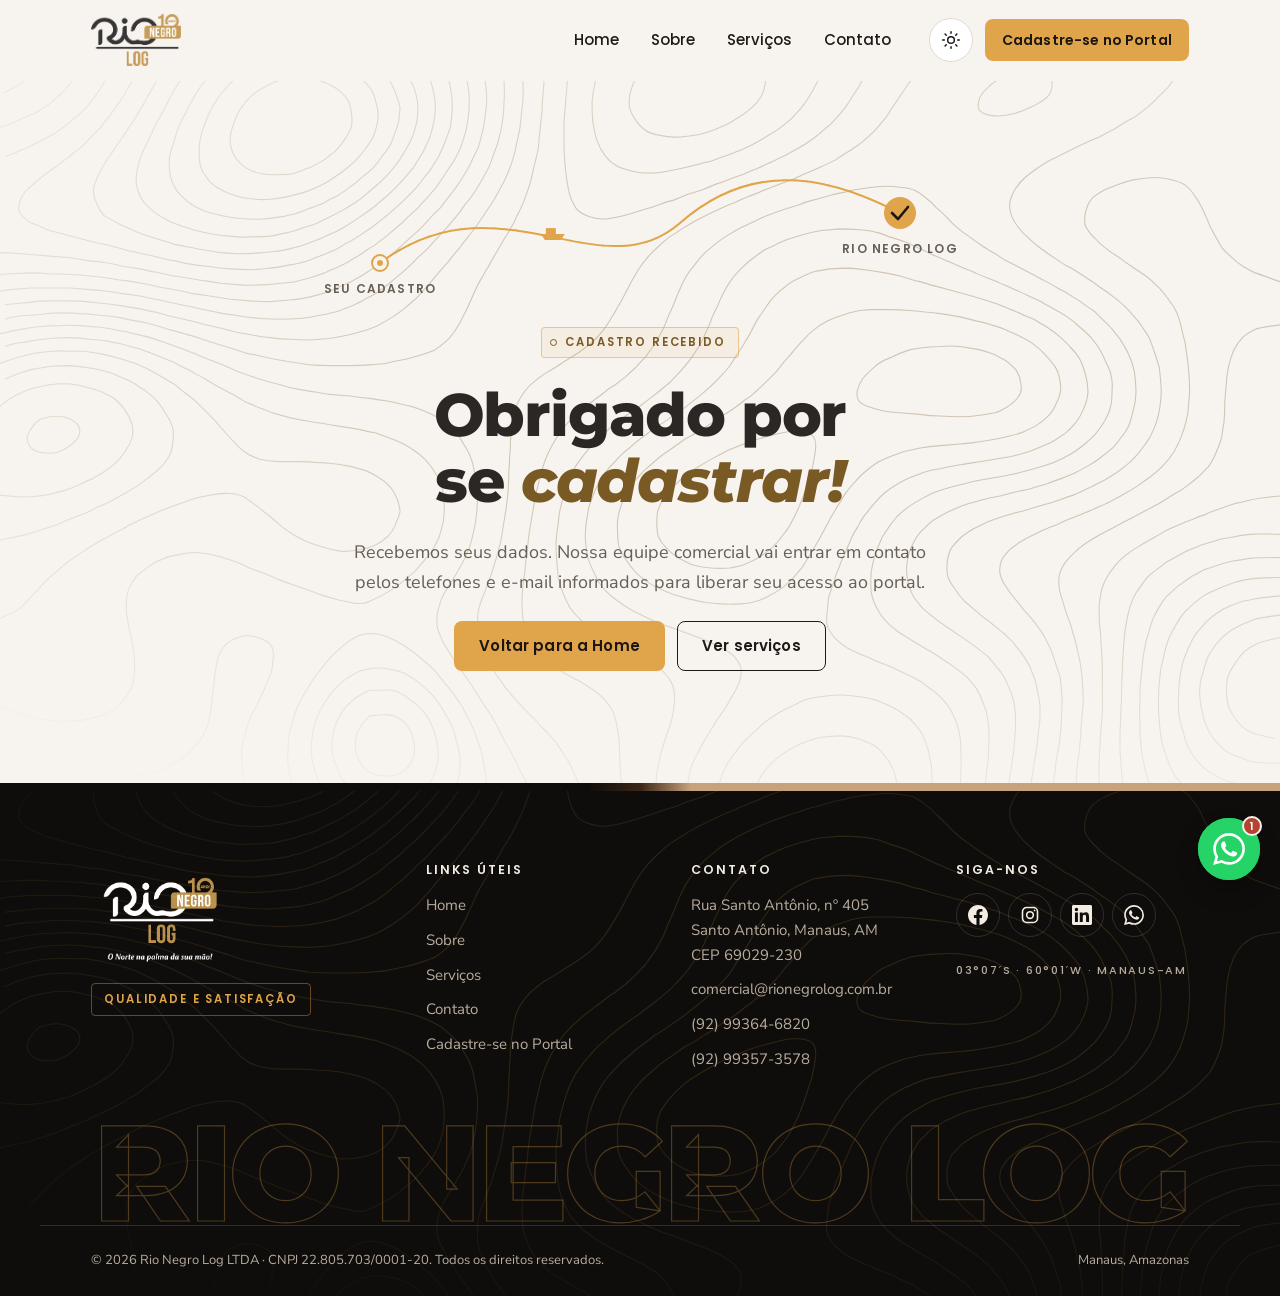
<file: obrigado.html>
<!doctype html>
<html lang="pt-BR" data-theme="light">
<head>
<meta charset="utf-8">
<meta name="viewport" content="width=device-width, initial-scale=1, viewport-fit=cover">
<title>Obrigado · Rio Negro Log</title>
<meta name="description" content="Cadastro recebido pela Rio Negro Log.">
<meta name="robots" content="noindex">
<meta name="theme-color" content="#F7F4EF">
<meta property="og:type" content="website">
<meta property="og:locale" content="pt_BR">
<meta property="og:title" content="Obrigado · Rio Negro Log">
<meta property="og:description" content="Cadastro recebido pela Rio Negro Log.">
<meta property="og:image" content="assets/img/logo.png">
<link rel="icon" href="assets/img/favicon-32.png" sizes="32x32">
<link rel="icon" href="assets/img/favicon-192.png" sizes="192x192">
<link rel="apple-touch-icon" href="assets/img/apple-touch-icon.png">
<script>(function(){var d=document.documentElement;d.classList.add('js');try{if(localStorage.getItem('rnl-tema')==='dark')d.setAttribute('data-theme','dark');}catch(e){}})();</script>
<link rel="preconnect" href="https://fonts.googleapis.com">
<link rel="preconnect" href="https://fonts.gstatic.com" crossorigin>
<link rel="stylesheet" href="https://fonts.googleapis.com/css2?family=Montserrat:ital,wght@0,600;0,700;0,800;1,700;1,800&family=Poppins:wght@400;500;600;700&family=Nunito+Sans:opsz,wght@6..12,400;6..12,600;6..12,700&display=swap">
<link rel="stylesheet" href="assets/css/style.css">
</head>
<body>
<a class="pular" href="#conteudo">Pular para o conteúdo</a>
<header class="topo">
  <div class="wrap">
    <a class="marca" href="index.html" aria-label="Rio Negro Log, página inicial">
      <img class="logo-claro" src="assets/img/logo-topo.png" alt="Rio Negro Log" width="390" height="226">
      <img class="logo-escuro" src="assets/img/logo-topo-branca.png" alt="Rio Negro Log" width="377" height="234">
    </a>
    <nav class="menu" aria-label="Principal"><a class="item" href="index.html">Home</a><a class="item" href="sobre.html">Sobre</a><a class="item" href="servicos.html">Serviços</a><a class="item" href="contato.html">Contato</a></nav>
    <div class="acoes-topo">
      <button class="tema" type="button" data-tema aria-pressed="false" aria-label="Mudar para o modo escuro"><svg class="sol" viewBox="0 0 24 24" fill="none" stroke="currentColor" stroke-width="1.8" stroke-linecap="round" aria-hidden="true"><circle cx="12" cy="12" r="4"/><path d="M12 2v2M12 20v2M4.9 4.9l1.4 1.4M17.7 17.7l1.4 1.4M2 12h2M20 12h2M4.9 19.1l1.4-1.4M17.7 6.3l1.4-1.4"/></svg><svg class="lua" viewBox="0 0 24 24" fill="none" stroke="currentColor" stroke-width="1.8" stroke-linecap="round" stroke-linejoin="round" aria-hidden="true"><path d="M20 14.5A8 8 0 1 1 9.5 4a6.5 6.5 0 0 0 10.5 10.5z"/></svg></button>
      <a class="btn peq" href="cadastro.html">Cadastre-se no Portal</a>
      <button class="hamburguer" type="button" aria-controls="gaveta" aria-expanded="false" aria-label="Abrir menu"><i aria-hidden="true"><b></b><b></b></i>Menu</button>
    </div>
  </div>
</header>
<div class="gaveta" id="gaveta" role="dialog" aria-modal="true" aria-label="Menu" aria-hidden="true">
  <div class="fundo-topo"></div>
  <div class="gaveta-topo">
    <img src="assets/img/logo-topo-branca.png" alt="Rio Negro Log" width="377" height="234">
    <button class="gaveta-fechar" type="button" data-fechar-menu><svg viewBox="0 0 24 24" fill="none" stroke="currentColor" stroke-width="2.4" stroke-linecap="round" aria-hidden="true"><path d="M6 6l12 12M18 6L6 18"/></svg>Fechar</button>
  </div>
  <div class="gaveta-corpo">
    <nav aria-label="Menu móvel"><a href="index.html" style="--i:0"><span class="n">01</span><span><b>Home</b><small>Página inicial</small></span><span class="s" aria-hidden="true">→</span></a><a href="sobre.html" style="--i:1"><span class="n">02</span><span><b>Sobre</b><small>Nossa história e equipe</small></span><span class="s" aria-hidden="true">→</span></a><a href="servicos.html" style="--i:2"><span class="n">03</span><span><b>Serviços</b><small>O que transportamos</small></span><span class="s" aria-hidden="true">→</span></a><a href="contato.html" style="--i:3"><span class="n">04</span><span><b>Contato</b><small>Fale com a gente</small></span><span class="s" aria-hidden="true">→</span></a></nav>
    <div class="atalhos anima-gaveta" style="--i:5">
      <a class="zap" href="https://wa.me/5592993646820?text=Ol%C3%A1%2C%20gostaria%20de%20fazer%20um%20or%C3%A7amento" target="_blank" rel="noopener"><svg viewBox="0 0 24 24" fill="currentColor" aria-hidden="true"><path d="M17.47 14.38c-.3-.15-1.76-.87-2.03-.97-.27-.1-.47-.15-.67.15-.2.3-.77.97-.94 1.16-.17.2-.35.22-.64.07-.3-.15-1.26-.46-2.39-1.47-.88-.79-1.48-1.760-1.65-2.06-.17-.3-.02-.46.13-.6.13-.14.3-.35.45-.52.15-.17.2-.3.3-.5.1-.2.05-.37-.03-.52-.07-.15-.67-1.61-.92-2.2-.24-.58-.49-.5-.67-.51h-.57c-.2 0-.52.07-.79.37-.27.3-1.04 1.02-1.04 2.48s1.07 2.88 1.21 3.07c.15.2 2.1 3.2 5.08 4.49.71.31 1.26.49 1.7.63.71.22 1.36.19 1.87.12.57-.09 1.76-.72 2-1.41.25-.7.25-1.29.18-1.41-.08-.13-.28-.2-.57-.35m-5.42 7.4h-.01a9.87 9.87 0 0 1-5.030-1.38l-.36-.21-3.74.98 1-3.65-.24-.37a9.86 9.86 0 0 1-1.51-5.26c0-5.45 4.44-9.88 9.89-9.88 2.64 0 5.12 1.03 6.99 2.9a9.83 9.83 0 0 1 2.89 6.99c0 5.45-4.44 9.88-9.88 9.88m8.41-18.3A11.82 11.82 0 0 0 12.05 0C5.5 0 .16 5.34.16 11.89c0 2.1.55 4.14 1.59 5.95L.06 24l6.3-1.65a11.88 11.88 0 0 0 5.68 1.45h.01c6.55 0 11.89-5.34 11.89-11.89a11.82 11.82 0 0 0-3.48-8.41z"/></svg>WhatsApp</a>
      <a href="tel:+5592993646820"><svg viewBox="0 0 24 24" fill="none" stroke="currentColor" stroke-width="1.8" stroke-linecap="round" stroke-linejoin="round" aria-hidden="true"><path d="M5 3h4l2 5-2.5 1.5a11 11 0 0 0 6 6L16 13l5 2v4a2 2 0 0 1-2 2A16 16 0 0 1 3 5a2 2 0 0 1 2-2"/></svg>Ligar</a>
      <a href="mailto:comercial@rionegrolog.com.br"><svg viewBox="0 0 24 24" fill="none" stroke="currentColor" stroke-width="1.8" stroke-linecap="round" stroke-linejoin="round" aria-hidden="true"><rect x="3" y="5" width="18" height="14" rx="2"/><path d="m3 7 9 6 9-6"/></svg>E-mail</a>
      <a href="https://www.google.com/maps/search/?api=1&query=Rua%20Santo%20Ant%C3%B4nio%2C%20405%2C%20Santo%20Ant%C3%B4nio%2C%20Manaus%20-%20AM%2C%2069029-230" target="_blank" rel="noopener"><svg viewBox="0 0 24 24" fill="none" stroke="currentColor" stroke-width="1.8" stroke-linecap="round" stroke-linejoin="round" aria-hidden="true"><path d="M12 21s-7-6.2-7-11.5a7 7 0 0 1 14 0C19 14.8 12 21 12 21z"/><circle cx="12" cy="9.5" r="2.5"/></svg>Mapa</a>
    </div>
    <a class="btn anima-gaveta" style="--i:6" href="cadastro.html">Cadastre-se no Portal <span class="seta" aria-hidden="true">→</span></a>
    <div class="linha-tema anima-gaveta" style="--i:7"><span>Modo escuro</span><button class="chave" type="button" data-tema aria-pressed="false" aria-label="Modo escuro"></button></div>
    <div class="gaveta-rodape anima-gaveta" style="--i:8"><em>O Norte na palma da sua mão!</em><span class="coord">03°07′S · 60°01′W · Manaus-AM</span></div>
  </div>
</div>

<main id="conteudo">
<section class="obrigado">
  <div class="fundo-topo"></div>
  <div class="wrap">
    <svg class="viagem rota-svg ja" viewBox="0 0 600 150" aria-hidden="true">
  <path id="p-viagem" class="base" d="M40 110 C 160 20, 260 140, 340 70 S 500 30, 560 60"/>
  <path class="traco" pathLength="1" d="M40 110 C 160 20, 260 140, 340 70 S 500 30, 560 60"/>
  <circle class="pino" cx="40" cy="110" r="8"/><circle class="ponto" cx="40" cy="110" r="3"/>
  <circle cx="560" cy="60" r="16" fill="#E0A54B"/><path d="M552 60l6 6 10-12" fill="none" stroke="#1B1612" stroke-width="2.6" stroke-linecap="round" stroke-linejoin="round"/>
  <text x="40" y="140" text-anchor="middle">Seu cadastro</text><text x="560" y="100" text-anchor="middle">Rio Negro Log</text>
  <g fill="#E0A54B"><path d="M-12 -3h24l-4 6h-16z"/><path d="M-7 -3v-6h10v6"/><animateMotion dur="2.6s" begin="0.3s" fill="freeze" keyPoints="0;1" keyTimes="0;1" calcMode="spline" keySplines=".65 0 .35 1"><mpath href="#p-viagem"/></animateMotion></g>
</svg>
    <span class="eyebrow" data-anim="reflexo">Cadastro recebido</span>
    <h1 data-anim="correnteza" style="--i:1">Obrigado por se <em>cadastrar!</em></h1>
    <p data-anim="reflexo" style="--i:2">Recebemos seus dados. Nossa equipe comercial vai entrar em contato pelos telefones e e-mail informados para liberar seu acesso ao portal.</p>
    <div class="botoes" data-anim="reflexo" style="--i:3">
      <a class="btn" href="index.html">Voltar para a Home</a>
      <a class="btn sec" href="servicos.html">Ver serviços</a>
    </div>
  </div>
</section>
</main>
<footer class="rodape">
  <div class="encontro" aria-hidden="true"></div>
  <div class="fundo-topo"></div>
  <div class="wrap grade">
    <div>
      <img class="logo-rod" src="assets/img/logo-branca.png" alt="Rio Negro Log. O Norte na palma da sua mão!" width="415" height="310" loading="lazy">
      <span class="selo">Qualidade e satisfação</span>
    </div>
    <div>
      <h3>Links úteis</h3>
      <ul><li><a href="index.html">Home</a></li><li><a href="sobre.html">Sobre</a></li><li><a href="servicos.html">Serviços</a></li><li><a href="contato.html">Contato</a></li><li><a href="cadastro.html">Cadastre-se no Portal</a></li></ul>
    </div>
    <div>
      <h3>Contato</h3>
      <ul>
        <li><address>Rua Santo Antônio, nº 405<br>Santo Antônio, Manaus, AM<br>CEP 69029-230</address></li>
        <li><a href="mailto:comercial@rionegrolog.com.br">comercial@rionegrolog.com.br</a></li>
        <li><a href="tel:+5592993646820">(92) 99364-6820</a></li>
        <li><a href="tel:+5592993573578">(92) 99357-3578</a></li>
      </ul>
    </div>
    <div>
      <h3>Siga-nos</h3>
      <div class="sociais">
  <a href="https://www.facebook.com/rionegrolog" target="_blank" rel="noopener" aria-label="Facebook"><svg viewBox="0 0 24 24" fill="currentColor" aria-hidden="true"><path d="M24 12.07C24 5.41 18.63 0 12 0S0 5.4 0 12.07C0 18.1 4.39 23.1 10.13 24v-8.44H7.08v-3.49h3.04V9.41c0-3.02 1.8-4.7 4.54-4.7 1.31 0 2.68.24 2.68.24v2.970h-1.5c-1.5 0-1.96.93-1.96 1.89v2.26h3.32l-.53 3.5h-2.8V24C19.62 23.1 24 18.1 24 12.07"/></svg></a>
  <a href="https://www.instagram.com/rionegrolog/" target="_blank" rel="noopener" aria-label="Instagram"><svg viewBox="0 0 24 24" fill="none" stroke="currentColor" stroke-width="1.9" aria-hidden="true"><rect x="3" y="3" width="18" height="18" rx="5"/><circle cx="12" cy="12" r="4"/><circle cx="17.5" cy="6.5" r="1" fill="currentColor" stroke="none"/></svg></a>
  <a href="https://www.linkedin.com/in/rodrigosantiagonalmeida/" target="_blank" rel="noopener" aria-label="LinkedIn"><svg viewBox="0 0 24 24" fill="currentColor" aria-hidden="true"><path d="M20.45 20.45h-3.56v-5.57c0-1.33-.02-3.04-1.85-3.04-1.85 0-2.14 1.45-2.14 2.94v5.67H9.35V9h3.41v1.56h.05c.48-.9 1.64-1.85 3.37-1.85 3.6 0 4.27 2.37 4.27 5.46v6.28zM5.34 7.43a2.06 2.06 0 1 1 0-4.13 2.06 2.06 0 0 1 0 4.13zM7.12 20.45H3.56V9h3.56zM22.22 0H1.77C.79 0 0 .77 0 1.73v20.54C0 23.23.79 24 1.77 24h20.45c.98 0 1.78-.77 1.78-1.73V1.73C24 .77 23.2 0 22.22 0z"/></svg></a>
  <a href="https://wa.me/5592993646820?text=Ol%C3%A1%2C%20gostaria%20de%20fazer%20um%20or%C3%A7amento" target="_blank" rel="noopener" aria-label="WhatsApp"><svg viewBox="0 0 24 24" fill="currentColor" aria-hidden="true"><path d="M17.47 14.38c-.3-.15-1.76-.87-2.03-.97-.27-.1-.47-.15-.67.15-.2.3-.77.97-.94 1.16-.17.2-.35.22-.64.07-.3-.15-1.26-.46-2.39-1.47-.88-.79-1.48-1.760-1.65-2.06-.17-.3-.02-.46.13-.6.13-.14.3-.35.45-.52.15-.17.2-.3.3-.5.1-.2.05-.37-.03-.52-.07-.15-.67-1.61-.92-2.2-.24-.58-.49-.5-.67-.51h-.57c-.2 0-.52.07-.79.37-.27.3-1.04 1.02-1.04 2.48s1.07 2.88 1.21 3.07c.15.2 2.1 3.2 5.08 4.49.71.31 1.26.49 1.7.63.71.22 1.36.19 1.87.12.57-.09 1.76-.72 2-1.41.25-.7.25-1.29.18-1.41-.08-.13-.28-.2-.57-.35m-5.42 7.4h-.01a9.87 9.87 0 0 1-5.030-1.38l-.36-.21-3.74.98 1-3.65-.24-.37a9.86 9.86 0 0 1-1.51-5.26c0-5.45 4.44-9.88 9.89-9.88 2.64 0 5.12 1.03 6.99 2.9a9.83 9.83 0 0 1 2.89 6.99c0 5.45-4.44 9.88-9.88 9.88m8.41-18.3A11.82 11.82 0 0 0 12.05 0C5.5 0 .16 5.34.16 11.89c0 2.1.55 4.14 1.59 5.95L.06 24l6.3-1.65a11.88 11.88 0 0 0 5.68 1.45h.01c6.55 0 11.89-5.34 11.89-11.89a11.82 11.82 0 0 0-3.48-8.41z"/></svg></a>
</div>
      <p class="coord" style="margin-top:var(--s5);color:var(--rio-muted)">03°07′S · 60°01′W · Manaus-AM</p>
    </div>
  </div>
  <div class="gigante" aria-hidden="true">Rio Negro Log</div>
  <div class="wrap base">
    <span>© <span data-ano>2026</span> Rio Negro Log LTDA · CNPJ 22.805.703/0001-20. Todos os direitos reservados.</span>
    <span>Manaus, Amazonas</span>
  </div>
</footer>

<div class="zap-flutuante">
  <div class="zap-cartao" id="zap-cartao" role="dialog" aria-label="Atendimento por WhatsApp" aria-hidden="true">
    <header>
      <img src="assets/img/favicon-192.png" alt="" width="42" height="42">
      <div><b>Rio Negro Log</b><span>Atendimento comercial</span></div>
    </header>
    <div class="zap-conversa">
      <p class="zap-bolha" style="--i:0">Olá! Agradecemos sua visita. 👋</p>
      <p class="zap-bolha" style="--i:1">Como podemos ajudar? Escolha um dos nossos números para conversar.</p>
    </div>
    <div class="zap-opcoes">
      <a href="https://wa.me/5592993646820?text=Ol%C3%A1%2C%20gostaria%20de%20fazer%20um%20or%C3%A7amento" target="_blank" rel="noopener"><span>Comercial<small>(92) 99364-6820</small></span><svg viewBox="0 0 24 24" fill="currentColor" aria-hidden="true"><path d="M17.47 14.38c-.3-.15-1.76-.87-2.03-.97-.27-.1-.47-.15-.67.15-.2.3-.77.97-.94 1.16-.17.2-.35.22-.64.07-.3-.15-1.26-.46-2.39-1.47-.88-.79-1.48-1.760-1.65-2.06-.17-.3-.02-.46.13-.6.13-.14.3-.35.45-.52.15-.17.2-.3.3-.5.1-.2.05-.37-.03-.52-.07-.15-.67-1.61-.92-2.2-.24-.58-.49-.5-.67-.51h-.57c-.2 0-.52.07-.79.37-.27.3-1.04 1.02-1.04 2.48s1.07 2.88 1.21 3.07c.15.2 2.1 3.2 5.08 4.49.71.31 1.26.49 1.7.63.71.22 1.36.19 1.87.12.57-.09 1.76-.72 2-1.41.25-.7.25-1.29.18-1.41-.08-.13-.28-.2-.57-.35m-5.42 7.4h-.01a9.87 9.87 0 0 1-5.030-1.38l-.36-.21-3.74.98 1-3.65-.24-.37a9.86 9.86 0 0 1-1.51-5.26c0-5.45 4.44-9.88 9.89-9.88 2.64 0 5.12 1.03 6.99 2.9a9.83 9.83 0 0 1 2.89 6.99c0 5.45-4.44 9.88-9.88 9.88m8.41-18.3A11.82 11.82 0 0 0 12.05 0C5.5 0 .16 5.34.16 11.89c0 2.1.55 4.14 1.59 5.95L.06 24l6.3-1.65a11.88 11.88 0 0 0 5.68 1.45h.01c6.55 0 11.89-5.34 11.89-11.89a11.82 11.82 0 0 0-3.48-8.41z"/></svg></a>
      <a href="https://wa.me/5592993573578?text=Ol%C3%A1%2C%20gostaria%20de%20fazer%20um%20or%C3%A7amento" target="_blank" rel="noopener"><span>Comercial<small>(92) 99357-3578</small></span><svg viewBox="0 0 24 24" fill="currentColor" aria-hidden="true"><path d="M17.47 14.38c-.3-.15-1.76-.87-2.03-.97-.27-.1-.47-.15-.67.15-.2.3-.77.97-.94 1.16-.17.2-.35.22-.64.07-.3-.15-1.26-.46-2.39-1.47-.88-.79-1.48-1.760-1.65-2.06-.17-.3-.02-.46.13-.6.13-.14.3-.35.45-.52.15-.17.2-.3.3-.5.1-.2.05-.37-.03-.52-.07-.15-.67-1.61-.92-2.2-.24-.58-.49-.5-.67-.51h-.57c-.2 0-.52.07-.79.37-.27.3-1.04 1.02-1.04 2.48s1.07 2.88 1.21 3.07c.15.2 2.1 3.2 5.08 4.49.71.31 1.26.49 1.7.63.71.22 1.36.19 1.87.12.57-.09 1.76-.72 2-1.41.25-.7.25-1.29.18-1.41-.08-.13-.28-.2-.57-.35m-5.42 7.4h-.01a9.87 9.87 0 0 1-5.030-1.38l-.36-.21-3.74.98 1-3.65-.24-.37a9.86 9.86 0 0 1-1.51-5.26c0-5.45 4.44-9.88 9.89-9.88 2.64 0 5.12 1.03 6.99 2.9a9.83 9.83 0 0 1 2.89 6.99c0 5.45-4.44 9.88-9.88 9.88m8.41-18.3A11.82 11.82 0 0 0 12.05 0C5.5 0 .16 5.34.16 11.89c0 2.1.55 4.14 1.59 5.95L.06 24l6.3-1.65a11.88 11.88 0 0 0 5.68 1.45h.01c6.55 0 11.89-5.34 11.89-11.89a11.82 11.82 0 0 0-3.48-8.41z"/></svg></a>
    </div>
  </div>
  <span class="zap-dica" aria-hidden="true">Precisa de um orçamento?</span>
  <button class="zap-botao" type="button" aria-controls="zap-cartao" aria-expanded="false" aria-label="Falar no WhatsApp">
    <span class="logo-zap" style="display:grid"><svg viewBox="0 0 24 24" fill="currentColor" aria-hidden="true"><path d="M17.47 14.38c-.3-.15-1.76-.87-2.03-.97-.27-.1-.47-.15-.67.15-.2.3-.77.97-.94 1.16-.17.2-.35.22-.64.07-.3-.15-1.26-.46-2.39-1.47-.88-.79-1.48-1.760-1.65-2.06-.17-.3-.02-.46.13-.6.13-.14.3-.35.45-.52.15-.17.2-.3.3-.5.1-.2.05-.37-.03-.52-.07-.15-.67-1.61-.92-2.2-.24-.58-.49-.5-.67-.51h-.57c-.2 0-.52.07-.79.37-.27.3-1.04 1.02-1.04 2.48s1.07 2.88 1.21 3.07c.15.2 2.1 3.2 5.08 4.49.71.31 1.26.49 1.7.63.71.22 1.36.19 1.87.12.57-.09 1.76-.72 2-1.41.25-.7.25-1.29.18-1.41-.08-.13-.28-.2-.57-.35m-5.42 7.4h-.01a9.87 9.87 0 0 1-5.030-1.38l-.36-.21-3.74.98 1-3.65-.24-.37a9.86 9.86 0 0 1-1.51-5.26c0-5.45 4.44-9.88 9.89-9.88 2.64 0 5.12 1.03 6.99 2.9a9.83 9.83 0 0 1 2.89 6.99c0 5.45-4.44 9.88-9.88 9.88m8.41-18.3A11.82 11.82 0 0 0 12.05 0C5.5 0 .16 5.34.16 11.89c0 2.1.55 4.14 1.59 5.95L.06 24l6.3-1.65a11.88 11.88 0 0 0 5.68 1.45h.01c6.55 0 11.89-5.34 11.89-11.89a11.82 11.82 0 0 0-3.48-8.41z"/></svg></span><svg class="fechar" viewBox="0 0 24 24" fill="none" stroke="currentColor" stroke-width="2.4" stroke-linecap="round" aria-hidden="true"><path d="M6 6l12 12M18 6L6 18"/></svg>
    <span class="zap-badge" aria-hidden="true">1</span>
  </button>
</div>

<script src="assets/js/main.js" defer></script>
</body>
</html>
</file>
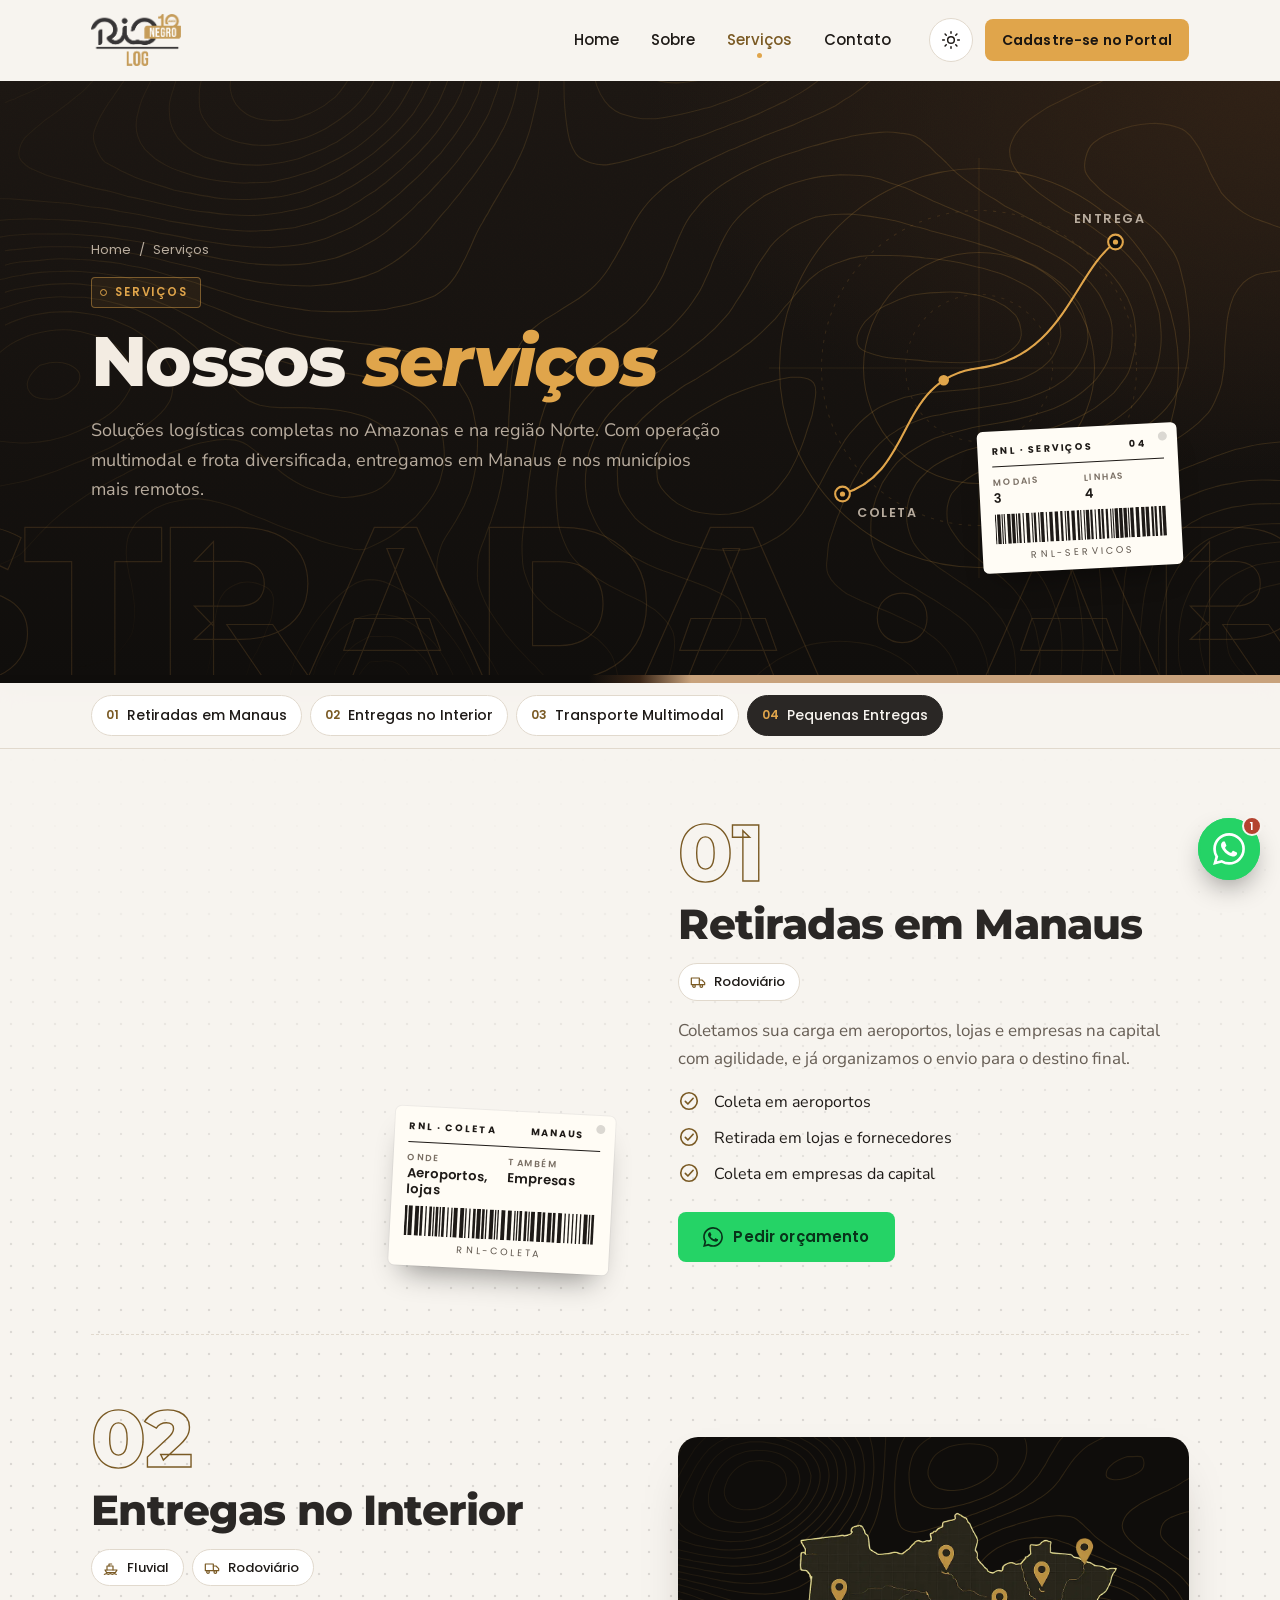
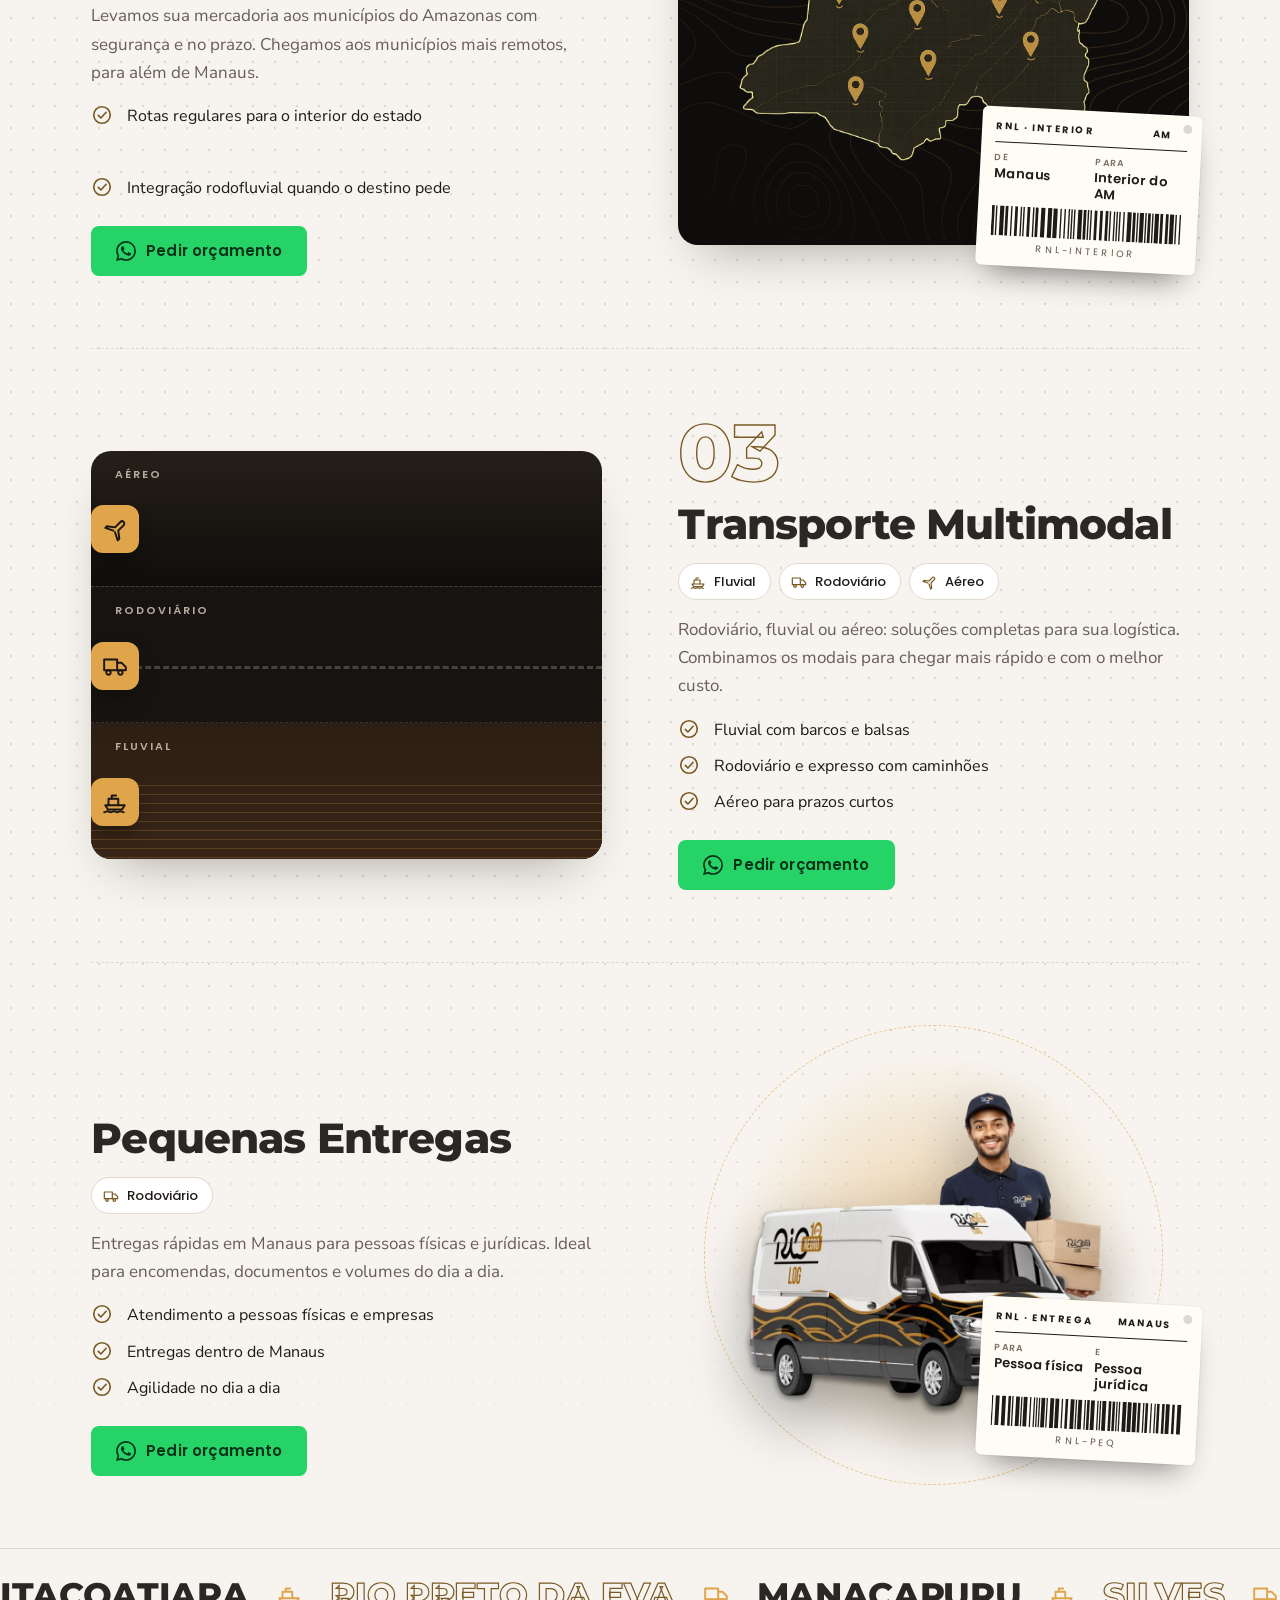
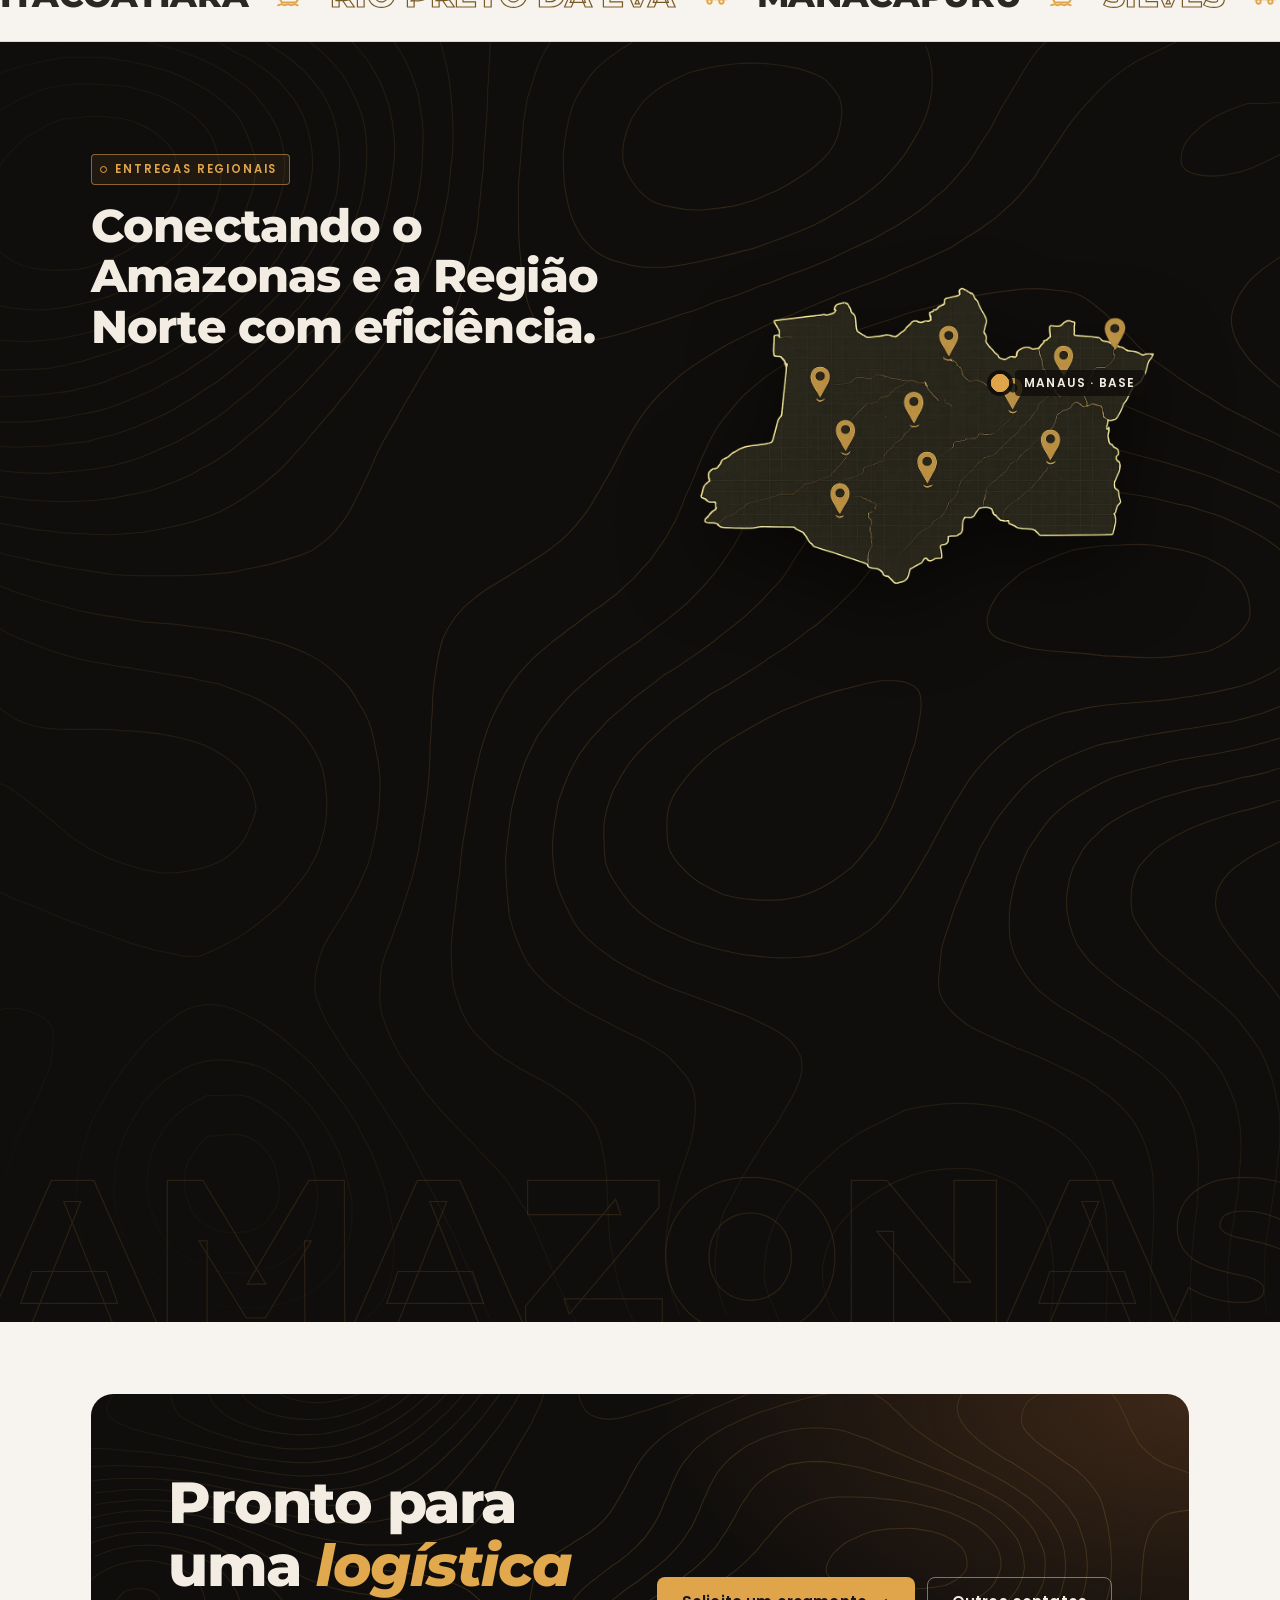
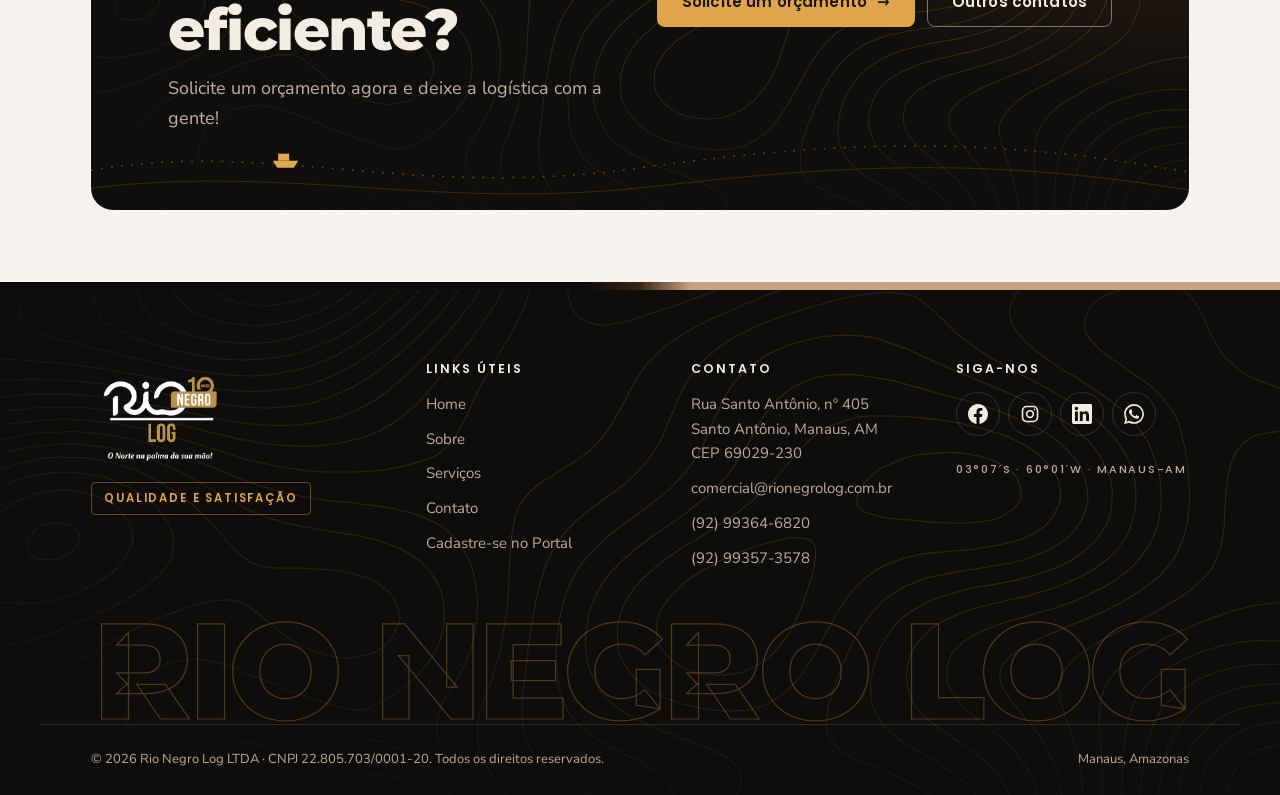
<file: servicos.html>
<!doctype html>
<html lang="pt-BR" data-theme="light">
<head>
<meta charset="utf-8">
<meta name="viewport" content="width=device-width, initial-scale=1, viewport-fit=cover">
<title>Serviços · Rio Negro Log</title>
<meta name="description" content="Retiradas em Manaus, entregas no interior do Amazonas, transporte multimodal e pequenas entregas. Conheça os serviços da Rio Negro Log.">
<meta name="theme-color" content="#F7F4EF">
<meta property="og:type" content="website">
<meta property="og:locale" content="pt_BR">
<meta property="og:title" content="Serviços · Rio Negro Log">
<meta property="og:description" content="Retiradas em Manaus, entregas no interior do Amazonas, transporte multimodal e pequenas entregas. Conheça os serviços da Rio Negro Log.">
<meta property="og:image" content="assets/img/logo.png">
<link rel="icon" href="assets/img/favicon-32.png" sizes="32x32">
<link rel="icon" href="assets/img/favicon-192.png" sizes="192x192">
<link rel="apple-touch-icon" href="assets/img/apple-touch-icon.png">
<script>(function(){var d=document.documentElement;d.classList.add('js');try{if(localStorage.getItem('rnl-tema')==='dark')d.setAttribute('data-theme','dark');}catch(e){}})();</script>
<link rel="preconnect" href="https://fonts.googleapis.com">
<link rel="preconnect" href="https://fonts.gstatic.com" crossorigin>
<link rel="stylesheet" href="https://fonts.googleapis.com/css2?family=Montserrat:ital,wght@0,600;0,700;0,800;1,700;1,800&family=Poppins:wght@400;500;600;700&family=Nunito+Sans:opsz,wght@6..12,400;6..12,600;6..12,700&display=swap">
<link rel="stylesheet" href="assets/css/style.css">
</head>
<body>
<a class="pular" href="#conteudo">Pular para o conteúdo</a>
<header class="topo">
  <div class="wrap">
    <a class="marca" href="index.html" aria-label="Rio Negro Log, página inicial">
      <img class="logo-claro" src="assets/img/logo-topo.png" alt="Rio Negro Log" width="390" height="226">
      <img class="logo-escuro" src="assets/img/logo-topo-branca.png" alt="Rio Negro Log" width="377" height="234">
    </a>
    <nav class="menu" aria-label="Principal"><a class="item" href="index.html">Home</a><a class="item" href="sobre.html">Sobre</a><a class="item" href="servicos.html" aria-current="page">Serviços</a><a class="item" href="contato.html">Contato</a></nav>
    <div class="acoes-topo">
      <button class="tema" type="button" data-tema aria-pressed="false" aria-label="Mudar para o modo escuro"><svg class="sol" viewBox="0 0 24 24" fill="none" stroke="currentColor" stroke-width="1.8" stroke-linecap="round" aria-hidden="true"><circle cx="12" cy="12" r="4"/><path d="M12 2v2M12 20v2M4.9 4.9l1.4 1.4M17.7 17.7l1.4 1.4M2 12h2M20 12h2M4.9 19.1l1.4-1.4M17.7 6.3l1.4-1.4"/></svg><svg class="lua" viewBox="0 0 24 24" fill="none" stroke="currentColor" stroke-width="1.8" stroke-linecap="round" stroke-linejoin="round" aria-hidden="true"><path d="M20 14.5A8 8 0 1 1 9.5 4a6.5 6.5 0 0 0 10.5 10.5z"/></svg></button>
      <a class="btn peq" href="cadastro.html">Cadastre-se no Portal</a>
      <button class="hamburguer" type="button" aria-controls="gaveta" aria-expanded="false" aria-label="Abrir menu"><i aria-hidden="true"><b></b><b></b></i>Menu</button>
    </div>
  </div>
</header>
<div class="gaveta" id="gaveta" role="dialog" aria-modal="true" aria-label="Menu" aria-hidden="true">
  <div class="fundo-topo"></div>
  <div class="gaveta-topo">
    <img src="assets/img/logo-topo-branca.png" alt="Rio Negro Log" width="377" height="234">
    <button class="gaveta-fechar" type="button" data-fechar-menu><svg viewBox="0 0 24 24" fill="none" stroke="currentColor" stroke-width="2.4" stroke-linecap="round" aria-hidden="true"><path d="M6 6l12 12M18 6L6 18"/></svg>Fechar</button>
  </div>
  <div class="gaveta-corpo">
    <nav aria-label="Menu móvel"><a href="index.html" style="--i:0"><span class="n">01</span><span><b>Home</b><small>Página inicial</small></span><span class="s" aria-hidden="true">→</span></a><a href="sobre.html" style="--i:1"><span class="n">02</span><span><b>Sobre</b><small>Nossa história e equipe</small></span><span class="s" aria-hidden="true">→</span></a><a href="servicos.html" style="--i:2" aria-current="page"><span class="n">03</span><span><b>Serviços</b><small>O que transportamos</small></span><span class="s" aria-hidden="true">→</span></a><a href="contato.html" style="--i:3"><span class="n">04</span><span><b>Contato</b><small>Fale com a gente</small></span><span class="s" aria-hidden="true">→</span></a></nav>
    <div class="atalhos anima-gaveta" style="--i:5">
      <a class="zap" href="https://wa.me/5592993646820?text=Ol%C3%A1%2C%20gostaria%20de%20fazer%20um%20or%C3%A7amento" target="_blank" rel="noopener"><svg viewBox="0 0 24 24" fill="currentColor" aria-hidden="true"><path d="M17.47 14.38c-.3-.15-1.76-.87-2.03-.97-.27-.1-.47-.15-.67.15-.2.3-.77.97-.94 1.16-.17.2-.35.22-.64.07-.3-.15-1.26-.46-2.39-1.47-.88-.79-1.48-1.760-1.65-2.06-.17-.3-.02-.46.13-.6.13-.14.3-.35.45-.52.15-.17.2-.3.3-.5.1-.2.05-.37-.03-.52-.07-.15-.67-1.61-.92-2.2-.24-.58-.49-.5-.67-.51h-.57c-.2 0-.52.07-.79.37-.27.3-1.04 1.02-1.04 2.48s1.07 2.88 1.21 3.07c.15.2 2.1 3.2 5.08 4.49.71.31 1.26.49 1.7.63.71.22 1.36.19 1.87.12.57-.09 1.76-.72 2-1.41.25-.7.25-1.29.18-1.41-.08-.13-.28-.2-.57-.35m-5.42 7.4h-.01a9.87 9.87 0 0 1-5.030-1.38l-.36-.21-3.74.98 1-3.65-.24-.37a9.86 9.86 0 0 1-1.51-5.26c0-5.45 4.44-9.88 9.89-9.88 2.64 0 5.12 1.03 6.99 2.9a9.83 9.83 0 0 1 2.89 6.99c0 5.45-4.44 9.88-9.88 9.88m8.41-18.3A11.82 11.82 0 0 0 12.05 0C5.5 0 .16 5.34.16 11.89c0 2.1.55 4.14 1.59 5.95L.06 24l6.3-1.65a11.88 11.88 0 0 0 5.68 1.45h.01c6.55 0 11.89-5.34 11.89-11.89a11.82 11.82 0 0 0-3.48-8.41z"/></svg>WhatsApp</a>
      <a href="tel:+5592993646820"><svg viewBox="0 0 24 24" fill="none" stroke="currentColor" stroke-width="1.8" stroke-linecap="round" stroke-linejoin="round" aria-hidden="true"><path d="M5 3h4l2 5-2.5 1.5a11 11 0 0 0 6 6L16 13l5 2v4a2 2 0 0 1-2 2A16 16 0 0 1 3 5a2 2 0 0 1 2-2"/></svg>Ligar</a>
      <a href="mailto:comercial@rionegrolog.com.br"><svg viewBox="0 0 24 24" fill="none" stroke="currentColor" stroke-width="1.8" stroke-linecap="round" stroke-linejoin="round" aria-hidden="true"><rect x="3" y="5" width="18" height="14" rx="2"/><path d="m3 7 9 6 9-6"/></svg>E-mail</a>
      <a href="https://www.google.com/maps/search/?api=1&query=Rua%20Santo%20Ant%C3%B4nio%2C%20405%2C%20Santo%20Ant%C3%B4nio%2C%20Manaus%20-%20AM%2C%2069029-230" target="_blank" rel="noopener"><svg viewBox="0 0 24 24" fill="none" stroke="currentColor" stroke-width="1.8" stroke-linecap="round" stroke-linejoin="round" aria-hidden="true"><path d="M12 21s-7-6.2-7-11.5a7 7 0 0 1 14 0C19 14.8 12 21 12 21z"/><circle cx="12" cy="9.5" r="2.5"/></svg>Mapa</a>
    </div>
    <a class="btn anima-gaveta" style="--i:6" href="cadastro.html">Cadastre-se no Portal <span class="seta" aria-hidden="true">→</span></a>
    <div class="linha-tema anima-gaveta" style="--i:7"><span>Modo escuro</span><button class="chave" type="button" data-tema aria-pressed="false" aria-label="Modo escuro"></button></div>
    <div class="gaveta-rodape anima-gaveta" style="--i:8"><em>O Norte na palma da sua mão!</em><span class="coord">03°07′S · 60°01′W · Manaus-AM</span></div>
  </div>
</div>

<main id="conteudo">
<section class="pagina-topo grao">
  <canvas data-rio aria-hidden="true"></canvas>
  <div class="fundo-topo"></div>
  <div class="vazado" aria-hidden="true">Rio · Estrada · Ar</div>
  <div class="wrap">
    <div class="txt">
      <nav class="trilha seq" style="--i:0" aria-label="Você está em"><a href="index.html">Home</a><span aria-hidden="true">/</span><span>Serviços</span></nav>
      <span class="eyebrow seq" style="--i:1">Serviços</span>
      <h1 class="seq" style="--i:2">Nossos <em>serviços</em></h1>
      <p class="seq" style="--i:3">Soluções logísticas completas no Amazonas e na região Norte. Com operação multimodal e frota diversificada, entregamos em Manaus e nos municípios mais remotos.</p>
    </div>
    <div class="decor seq" style="--i:3"><svg class="rota-svg ja" viewBox="0 0 400 400" aria-hidden="true"><circle cx="200" cy="200" r="190" fill="none" stroke="rgb(224 165 75 / 0.18)" stroke-width="1"/><circle cx="200" cy="200" r="150" fill="none" stroke="rgb(224 165 75 / 0.14)" stroke-width="1" stroke-dasharray="3 6"/><circle cx="200" cy="200" r="110" fill="none" stroke="rgb(224 165 75 / 0.18)" stroke-width="1"/><circle cx="200" cy="200" r="70" fill="none" stroke="rgb(224 165 75 / 0.12)" stroke-width="1" stroke-dasharray="3 6"/><path d="M200 0v400M0 200h400" stroke="rgb(224 165 75 / .1)" stroke-width="1"/><path id="p83cce8" class="base" d="M70 320 C 140 300, 120 210, 200 200 S 290 110, 330 80"/><path class="traco" pathLength="1" d="M70 320 C 140 300, 120 210, 200 200 S 290 110, 330 80"/><circle class="pino" cx="70" cy="320" r="7"/><circle class="ponto" cx="70" cy="320" r="2.5"/><text x="84" y="342">Coleta</text><circle class="pino" cx="330" cy="80" r="7"/><circle class="ponto" cx="330" cy="80" r="2.5"/><text x="290" y="62">Entrega</text>
<circle r="5" fill="#E0A54B"><animateMotion dur="7s" repeatCount="indefinite"><mpath href="#p83cce8"/></animateMotion></circle></svg><div class="etq"><div class="etq-cab"><span>RNL · Serviços</span><span>04</span></div><dl><div><dt>Modais</dt><dd>3</dd></div><div><dt>Linhas</dt><dd>4</dd></div></dl><svg class="barras" viewBox="0 0 155 30" preserveAspectRatio="none" fill="currentColor" aria-hidden="true"><rect x="0" width="1" height="30"/><rect x="2" width="3" height="30"/><rect x="6" width="1" height="30"/><rect x="8" width="1" height="30"/><rect x="11" width="3" height="30"/><rect x="15" width="3" height="30"/><rect x="19" width="1" height="30"/><rect x="21" width="2" height="30"/><rect x="25" width="1" height="30"/><rect x="28" width="3" height="30"/><rect x="33" width="1" height="30"/><rect x="35" width="2" height="30"/><rect x="39" width="1" height="30"/><rect x="41" width="3" height="30"/><rect x="46" width="1" height="30"/><rect x="49" width="3" height="30"/><rect x="54" width="3" height="30"/><rect x="59" width="2" height="30"/><rect x="63" width="1" height="30"/><rect x="65" width="2" height="30"/><rect x="69" width="3" height="30"/><rect x="74" width="2" height="30"/><rect x="77" width="1" height="30"/><rect x="80" width="1" height="30"/><rect x="82" width="3" height="30"/><rect x="86" width="2" height="30"/><rect x="90" width="1" height="30"/><rect x="93" width="2" height="30"/><rect x="96" width="2" height="30"/><rect x="100" width="2" height="30"/><rect x="104" width="1" height="30"/><rect x="106" width="1" height="30"/><rect x="108" width="3" height="30"/><rect x="112" width="3" height="30"/><rect x="116" width="3" height="30"/><rect x="120" width="1" height="30"/><rect x="122" width="3" height="30"/><rect x="127" width="3" height="30"/><rect x="132" width="3" height="30"/><rect x="136" width="3" height="30"/><rect x="141" width="2" height="30"/><rect x="144" width="2" height="30"/><rect x="148" width="2" height="30"/><rect x="151" width="3" height="30"/></svg><div class="cod">RNL-SERVICOS</div></div></div>
  </div>
</section>
<div class="encontro" aria-hidden="true"></div>

<nav class="indice" aria-label="Serviços nesta página"><div class="wrap"><a href="#retiradas"><b>01</b>Retiradas em Manaus</a><a href="#interior"><b>02</b>Entregas no Interior</a><a href="#multimodal"><b>03</b>Transporte Multimodal</a><a href="#pequenas"><b>04</b>Pequenas Entregas</a></div></nav>

<section class="secao" style="padding-block:0">
  <div class="fundo-pontos"></div>
  <div class="wrap">
  <article class="servico-linha" id="retiradas">
    <div class="sl-visual">
      <div class="vis-foto" data-anim="mare"><img src="assets/img/motorista.webp" alt="Motorista da Rio Negro Log pronto para uma coleta em Manaus" width="1600" height="1067" loading="lazy"></div>
      <div class="etq"><div class="etq-cab"><span>RNL · Coleta</span><span>Manaus</span></div><dl><div><dt>Onde</dt><dd>Aeroportos, lojas</dd></div><div><dt>Também</dt><dd>Empresas</dd></div></dl><svg class="barras" viewBox="0 0 149 30" preserveAspectRatio="none" fill="currentColor" aria-hidden="true"><rect x="0" width="2" height="30"/><rect x="3" width="3" height="30"/><rect x="8" width="3" height="30"/><rect x="12" width="2" height="30"/><rect x="16" width="1" height="30"/><rect x="19" width="2" height="30"/><rect x="22" width="1" height="30"/><rect x="24" width="2" height="30"/><rect x="27" width="1" height="30"/><rect x="29" width="2" height="30"/><rect x="33" width="1" height="30"/><rect x="36" width="1" height="30"/><rect x="38" width="3" height="30"/><rect x="43" width="3" height="30"/><rect x="47" width="1" height="30"/><rect x="50" width="1" height="30"/><rect x="53" width="2" height="30"/><rect x="56" width="3" height="30"/><rect x="60" width="2" height="30"/><rect x="63" width="1" height="30"/><rect x="66" width="3" height="30"/><rect x="70" width="1" height="30"/><rect x="72" width="1" height="30"/><rect x="75" width="3" height="30"/><rect x="80" width="3" height="30"/><rect x="85" width="1" height="30"/><rect x="87" width="1" height="30"/><rect x="89" width="2" height="30"/><rect x="93" width="2" height="30"/><rect x="96" width="1" height="30"/><rect x="98" width="3" height="30"/><rect x="103" width="3" height="30"/><rect x="107" width="2" height="30"/><rect x="111" width="3" height="30"/><rect x="115" width="2" height="30"/><rect x="119" width="3" height="30"/><rect x="124" width="1" height="30"/><rect x="127" width="1" height="30"/><rect x="130" width="1" height="30"/><rect x="133" width="1" height="30"/><rect x="136" width="1" height="30"/><rect x="139" width="3" height="30"/><rect x="143" width="1" height="30"/><rect x="145" width="2" height="30"/></svg><div class="cod">RNL-COLETA</div></div>
    </div>
    <div class="sl-texto">
      <span class="num" aria-hidden="true" data-anim="correnteza">01</span>
      <h2 data-anim="correnteza" style="--i:1">Retiradas em Manaus</h2>
      <div class="tags" data-anim="reflexo" style="--i:2"><span class="tag"><svg viewBox="0 0 24 24" fill="none" stroke="currentColor" stroke-width="1.8" stroke-linecap="round" stroke-linejoin="round" aria-hidden="true"><path d="M2 6h12v10H2z"/><path d="M14 9h4l4 4v3h-8"/><circle cx="6" cy="18" r="2"/><circle cx="17" cy="18" r="2"/></svg>Rodoviário</span></div>
      <p data-anim="reflexo" style="--i:2">Coletamos sua carga em aeroportos, lojas e empresas na capital com agilidade, e já organizamos o envio para o destino final.</p>
      <ul data-comboio="comboio"><li><svg viewBox="0 0 24 24" fill="none" stroke="currentColor" stroke-width="1.8" stroke-linecap="round" stroke-linejoin="round" aria-hidden="true"><circle cx="12" cy="12" r="9"/><path d="M8 12.5l2.8 2.8L16.5 9"/></svg><span>Coleta em aeroportos</span></li><li><svg viewBox="0 0 24 24" fill="none" stroke="currentColor" stroke-width="1.8" stroke-linecap="round" stroke-linejoin="round" aria-hidden="true"><circle cx="12" cy="12" r="9"/><path d="M8 12.5l2.8 2.8L16.5 9"/></svg><span>Retirada em lojas e fornecedores</span></li><li><svg viewBox="0 0 24 24" fill="none" stroke="currentColor" stroke-width="1.8" stroke-linecap="round" stroke-linejoin="round" aria-hidden="true"><circle cx="12" cy="12" r="9"/><path d="M8 12.5l2.8 2.8L16.5 9"/></svg><span>Coleta em empresas da capital</span></li></ul>
      <div class="botoes" data-anim="reflexo" style="--i:3"><a class="btn zap" href="https://wa.me/5592993646820?text=Ol%C3%A1%21%20Quero%20um%20or%C3%A7amento%20de%20Retiradas%20em%20Manaus." target="_blank" rel="noopener"><svg viewBox="0 0 24 24" fill="currentColor" aria-hidden="true"><path d="M17.47 14.38c-.3-.15-1.76-.87-2.03-.97-.27-.1-.47-.15-.67.15-.2.3-.77.97-.94 1.16-.17.2-.35.22-.64.07-.3-.15-1.26-.46-2.39-1.47-.88-.79-1.48-1.760-1.65-2.06-.17-.3-.02-.46.13-.6.13-.14.3-.35.45-.52.15-.17.2-.3.3-.5.1-.2.05-.37-.03-.52-.07-.15-.67-1.61-.92-2.2-.24-.58-.49-.5-.67-.51h-.57c-.2 0-.52.07-.79.37-.27.3-1.04 1.02-1.04 2.48s1.07 2.88 1.21 3.07c.15.2 2.1 3.2 5.08 4.49.71.31 1.26.49 1.7.63.71.22 1.36.19 1.87.12.57-.09 1.76-.72 2-1.41.25-.7.25-1.29.18-1.41-.08-.13-.28-.2-.57-.35m-5.42 7.4h-.01a9.87 9.87 0 0 1-5.030-1.38l-.36-.21-3.74.98 1-3.65-.24-.37a9.86 9.86 0 0 1-1.51-5.26c0-5.45 4.44-9.88 9.89-9.88 2.64 0 5.12 1.03 6.99 2.9a9.83 9.83 0 0 1 2.89 6.99c0 5.45-4.44 9.88-9.88 9.88m8.41-18.3A11.82 11.82 0 0 0 12.05 0C5.5 0 .16 5.34.16 11.89c0 2.1.55 4.14 1.59 5.95L.06 24l6.3-1.65a11.88 11.88 0 0 0 5.68 1.45h.01c6.55 0 11.89-5.34 11.89-11.89a11.82 11.82 0 0 0-3.48-8.41z"/></svg>Pedir orçamento</a></div>
    </div>
  </article>
  <article class="servico-linha" id="interior">
    <div class="sl-visual">
      <div class="vis-mapa" data-anim="reflexo"><div class="fundo-topo"></div><img src="assets/img/mapa-amazonas.webp" alt="Mapa do Amazonas com os municípios atendidos" width="1200" height="800" loading="lazy"></div>
      <div class="etq"><div class="etq-cab"><span>RNL · Interior</span><span>AM</span></div><dl><div><dt>De</dt><dd>Manaus</dd></div><div><dt>Para</dt><dd>Interior do AM</dd></div></dl><svg class="barras" viewBox="0 0 140 30" preserveAspectRatio="none" fill="currentColor" aria-hidden="true"><rect x="0" width="2" height="30"/><rect x="3" width="1" height="30"/><rect x="6" width="3" height="30"/><rect x="10" width="2" height="30"/><rect x="14" width="1" height="30"/><rect x="17" width="2" height="30"/><rect x="21" width="1" height="30"/><rect x="23" width="1" height="30"/><rect x="26" width="2" height="30"/><rect x="30" width="1" height="30"/><rect x="32" width="2" height="30"/><rect x="36" width="3" height="30"/><rect x="41" width="3" height="30"/><rect x="45" width="3" height="30"/><rect x="50" width="1" height="30"/><rect x="53" width="1" height="30"/><rect x="56" width="1" height="30"/><rect x="58" width="1" height="30"/><rect x="60" width="1" height="30"/><rect x="63" width="3" height="30"/><rect x="67" width="2" height="30"/><rect x="70" width="1" height="30"/><rect x="72" width="1" height="30"/><rect x="75" width="2" height="30"/><rect x="79" width="2" height="30"/><rect x="83" width="2" height="30"/><rect x="86" width="1" height="30"/><rect x="89" width="1" height="30"/><rect x="91" width="1" height="30"/><rect x="93" width="1" height="30"/><rect x="96" width="1" height="30"/><rect x="99" width="3" height="30"/><rect x="103" width="2" height="30"/><rect x="106" width="1" height="30"/><rect x="108" width="3" height="30"/><rect x="112" width="1" height="30"/><rect x="114" width="2" height="30"/><rect x="117" width="1" height="30"/><rect x="119" width="3" height="30"/><rect x="123" width="2" height="30"/><rect x="127" width="2" height="30"/><rect x="130" width="3" height="30"/><rect x="134" width="1" height="30"/><rect x="137" width="1" height="30"/></svg><div class="cod">RNL-INTERIOR</div></div>
    </div>
    <div class="sl-texto">
      <span class="num" aria-hidden="true" data-anim="correnteza">02</span>
      <h2 data-anim="correnteza" style="--i:1">Entregas no Interior</h2>
      <div class="tags" data-anim="reflexo" style="--i:2"><span class="tag"><svg viewBox="0 0 24 24" fill="none" stroke="currentColor" stroke-width="1.8" stroke-linecap="round" stroke-linejoin="round" aria-hidden="true"><path d="M3 15h18l-2.5 4h-13z"/><path d="M6 15V9h9v6"/><path d="M9 9V6h4"/><path d="M2 21.5c1.5 0 1.5-1 3-1s1.5 1 3 1 1.5-1 3-1 1.5 1 3 1 1.5-1 3-1 1.5 1 3 1"/></svg>Fluvial</span><span class="tag"><svg viewBox="0 0 24 24" fill="none" stroke="currentColor" stroke-width="1.8" stroke-linecap="round" stroke-linejoin="round" aria-hidden="true"><path d="M2 6h12v10H2z"/><path d="M14 9h4l4 4v3h-8"/><circle cx="6" cy="18" r="2"/><circle cx="17" cy="18" r="2"/></svg>Rodoviário</span></div>
      <p data-anim="reflexo" style="--i:2">Levamos sua mercadoria aos municípios do Amazonas com segurança e no prazo. Chegamos aos municípios mais remotos, para além de Manaus.</p>
      <ul data-comboio="comboio"><li><svg viewBox="0 0 24 24" fill="none" stroke="currentColor" stroke-width="1.8" stroke-linecap="round" stroke-linejoin="round" aria-hidden="true"><circle cx="12" cy="12" r="9"/><path d="M8 12.5l2.8 2.8L16.5 9"/></svg><span>Rotas regulares para o interior do estado</span></li><li><svg viewBox="0 0 24 24" fill="none" stroke="currentColor" stroke-width="1.8" stroke-linecap="round" stroke-linejoin="round" aria-hidden="true"><circle cx="12" cy="12" r="9"/><path d="M8 12.5l2.8 2.8L16.5 9"/></svg><span>Barcos e balsas para os trechos fluviais</span></li><li><svg viewBox="0 0 24 24" fill="none" stroke="currentColor" stroke-width="1.8" stroke-linecap="round" stroke-linejoin="round" aria-hidden="true"><circle cx="12" cy="12" r="9"/><path d="M8 12.5l2.8 2.8L16.5 9"/></svg><span>Integração rodofluvial quando o destino pede</span></li></ul>
      <div class="botoes" data-anim="reflexo" style="--i:3"><a class="btn zap" href="https://wa.me/5592993646820?text=Ol%C3%A1%21%20Quero%20um%20or%C3%A7amento%20de%20Entregas%20no%20Interior." target="_blank" rel="noopener"><svg viewBox="0 0 24 24" fill="currentColor" aria-hidden="true"><path d="M17.47 14.38c-.3-.15-1.76-.87-2.03-.97-.27-.1-.47-.15-.67.15-.2.3-.77.97-.94 1.16-.17.2-.35.22-.64.07-.3-.15-1.26-.46-2.39-1.47-.88-.79-1.48-1.760-1.65-2.06-.17-.3-.02-.46.13-.6.13-.14.3-.35.45-.52.15-.17.2-.3.3-.5.1-.2.05-.37-.03-.52-.07-.15-.67-1.61-.92-2.2-.24-.58-.49-.5-.67-.51h-.57c-.2 0-.52.07-.79.37-.27.3-1.04 1.02-1.04 2.48s1.07 2.88 1.21 3.07c.15.2 2.1 3.2 5.08 4.49.71.31 1.26.49 1.7.63.71.22 1.36.19 1.87.12.57-.09 1.76-.72 2-1.41.25-.7.25-1.29.18-1.41-.08-.13-.28-.2-.57-.35m-5.42 7.4h-.01a9.87 9.87 0 0 1-5.030-1.38l-.36-.21-3.74.98 1-3.65-.24-.37a9.86 9.86 0 0 1-1.51-5.26c0-5.45 4.44-9.88 9.89-9.88 2.64 0 5.12 1.03 6.99 2.9a9.83 9.83 0 0 1 2.89 6.99c0 5.45-4.44 9.88-9.88 9.88m8.41-18.3A11.82 11.82 0 0 0 12.05 0C5.5 0 .16 5.34.16 11.89c0 2.1.55 4.14 1.59 5.95L.06 24l6.3-1.65a11.88 11.88 0 0 0 5.68 1.45h.01c6.55 0 11.89-5.34 11.89-11.89a11.82 11.82 0 0 0-3.48-8.41z"/></svg>Pedir orçamento</a></div>
    </div>
  </article>
  <article class="servico-linha" id="multimodal">
    <div class="sl-visual">
      <div class="vis-faixas" data-anim="reflexo" role="img" aria-label="Ilustração dos três modais: aéreo, rodoviário e fluvial">
        <div class="faixa ar"><span>Aéreo</span><i class="veic" style="--t:7s;--d:-2s"><svg viewBox="0 0 24 24" fill="none" stroke="currentColor" stroke-width="1.8" stroke-linecap="round" stroke-linejoin="round" aria-hidden="true"><path d="M10.5 13.5 3 11l1.5-1.5 7.5 1L17 5.5a2 2 0 0 1 3 3L15 13.5l1 7.5-1.5 1.5-2.5-7.5"/></svg></i></div>
        <div class="faixa estrada"><span>Rodoviário</span><i class="veic" style="--t:10s;--d:-6s"><svg viewBox="0 0 24 24" fill="none" stroke="currentColor" stroke-width="1.8" stroke-linecap="round" stroke-linejoin="round" aria-hidden="true"><path d="M2 6h12v10H2z"/><path d="M14 9h4l4 4v3h-8"/><circle cx="6" cy="18" r="2"/><circle cx="17" cy="18" r="2"/></svg></i></div>
        <div class="faixa rio"><span>Fluvial</span><i class="veic" style="--t:14s;--d:-3s"><svg viewBox="0 0 24 24" fill="none" stroke="currentColor" stroke-width="1.8" stroke-linecap="round" stroke-linejoin="round" aria-hidden="true"><path d="M3 15h18l-2.5 4h-13z"/><path d="M6 15V9h9v6"/><path d="M9 9V6h4"/><path d="M2 21.5c1.5 0 1.5-1 3-1s1.5 1 3 1 1.5-1 3-1 1.5 1 3 1 1.5-1 3-1 1.5 1 3 1"/></svg></i></div>
      </div>
    </div>
    <div class="sl-texto">
      <span class="num" aria-hidden="true" data-anim="correnteza">03</span>
      <h2 data-anim="correnteza" style="--i:1">Transporte Multimodal</h2>
      <div class="tags" data-anim="reflexo" style="--i:2"><span class="tag"><svg viewBox="0 0 24 24" fill="none" stroke="currentColor" stroke-width="1.8" stroke-linecap="round" stroke-linejoin="round" aria-hidden="true"><path d="M3 15h18l-2.5 4h-13z"/><path d="M6 15V9h9v6"/><path d="M9 9V6h4"/><path d="M2 21.5c1.5 0 1.5-1 3-1s1.5 1 3 1 1.5-1 3-1 1.5 1 3 1 1.5-1 3-1 1.5 1 3 1"/></svg>Fluvial</span><span class="tag"><svg viewBox="0 0 24 24" fill="none" stroke="currentColor" stroke-width="1.8" stroke-linecap="round" stroke-linejoin="round" aria-hidden="true"><path d="M2 6h12v10H2z"/><path d="M14 9h4l4 4v3h-8"/><circle cx="6" cy="18" r="2"/><circle cx="17" cy="18" r="2"/></svg>Rodoviário</span><span class="tag"><svg viewBox="0 0 24 24" fill="none" stroke="currentColor" stroke-width="1.8" stroke-linecap="round" stroke-linejoin="round" aria-hidden="true"><path d="M10.5 13.5 3 11l1.5-1.5 7.5 1L17 5.5a2 2 0 0 1 3 3L15 13.5l1 7.5-1.5 1.5-2.5-7.5"/></svg>Aéreo</span></div>
      <p data-anim="reflexo" style="--i:2">Rodoviário, fluvial ou aéreo: soluções completas para sua logística. Combinamos os modais para chegar mais rápido e com o melhor custo.</p>
      <ul data-comboio="comboio"><li><svg viewBox="0 0 24 24" fill="none" stroke="currentColor" stroke-width="1.8" stroke-linecap="round" stroke-linejoin="round" aria-hidden="true"><circle cx="12" cy="12" r="9"/><path d="M8 12.5l2.8 2.8L16.5 9"/></svg><span>Fluvial com barcos e balsas</span></li><li><svg viewBox="0 0 24 24" fill="none" stroke="currentColor" stroke-width="1.8" stroke-linecap="round" stroke-linejoin="round" aria-hidden="true"><circle cx="12" cy="12" r="9"/><path d="M8 12.5l2.8 2.8L16.5 9"/></svg><span>Rodoviário e expresso com caminhões</span></li><li><svg viewBox="0 0 24 24" fill="none" stroke="currentColor" stroke-width="1.8" stroke-linecap="round" stroke-linejoin="round" aria-hidden="true"><circle cx="12" cy="12" r="9"/><path d="M8 12.5l2.8 2.8L16.5 9"/></svg><span>Aéreo para prazos curtos</span></li></ul>
      <div class="botoes" data-anim="reflexo" style="--i:3"><a class="btn zap" href="https://wa.me/5592993646820?text=Ol%C3%A1%21%20Quero%20um%20or%C3%A7amento%20de%20Transporte%20Multimodal." target="_blank" rel="noopener"><svg viewBox="0 0 24 24" fill="currentColor" aria-hidden="true"><path d="M17.47 14.38c-.3-.15-1.76-.87-2.03-.97-.27-.1-.47-.15-.67.15-.2.3-.77.97-.94 1.16-.17.2-.35.22-.64.07-.3-.15-1.26-.46-2.39-1.47-.88-.79-1.48-1.760-1.65-2.06-.17-.3-.02-.46.13-.6.13-.14.3-.35.45-.52.15-.17.2-.3.3-.5.1-.2.05-.37-.03-.52-.07-.15-.67-1.61-.92-2.2-.24-.58-.49-.5-.67-.51h-.57c-.2 0-.52.07-.79.37-.27.3-1.04 1.02-1.04 2.48s1.07 2.88 1.21 3.07c.15.2 2.1 3.2 5.08 4.49.71.31 1.26.49 1.7.63.71.22 1.36.19 1.87.12.57-.09 1.76-.72 2-1.41.25-.7.25-1.29.18-1.41-.08-.13-.28-.2-.57-.35m-5.42 7.4h-.01a9.87 9.87 0 0 1-5.030-1.38l-.36-.21-3.74.98 1-3.65-.24-.37a9.86 9.86 0 0 1-1.51-5.26c0-5.45 4.44-9.88 9.89-9.88 2.64 0 5.12 1.03 6.99 2.9a9.83 9.83 0 0 1 2.89 6.99c0 5.45-4.44 9.88-9.88 9.88m8.41-18.3A11.82 11.82 0 0 0 12.05 0C5.5 0 .16 5.34.16 11.89c0 2.1.55 4.14 1.59 5.95L.06 24l6.3-1.65a11.88 11.88 0 0 0 5.68 1.45h.01c6.55 0 11.89-5.34 11.89-11.89a11.82 11.82 0 0 0-3.48-8.41z"/></svg>Pedir orçamento</a></div>
    </div>
  </article>
  <article class="servico-linha" id="pequenas">
    <div class="sl-visual">
      <div class="vis-entrega" data-anim="reflexo"><span class="anel" aria-hidden="true"></span><img src="assets/img/entregador-van.webp" alt="Entregador da Rio Negro Log com uma caixa ao lado da van" width="900" height="900" loading="lazy"></div>
      <div class="etq" style="bottom:0"><div class="etq-cab"><span>RNL · Entrega</span><span>Manaus</span></div><dl><div><dt>Para</dt><dd>Pessoa física</dd></div><div><dt>E</dt><dd>Pessoa jurídica</dd></div></dl><svg class="barras" viewBox="0 0 151 30" preserveAspectRatio="none" fill="currentColor" aria-hidden="true"><rect x="0" width="1" height="30"/><rect x="3" width="3" height="30"/><rect x="8" width="3" height="30"/><rect x="13" width="2" height="30"/><rect x="16" width="1" height="30"/><rect x="19" width="3" height="30"/><rect x="23" width="1" height="30"/><rect x="25" width="3" height="30"/><rect x="30" width="1" height="30"/><rect x="33" width="1" height="30"/><rect x="35" width="1" height="30"/><rect x="37" width="1" height="30"/><rect x="39" width="3" height="30"/><rect x="43" width="1" height="30"/><rect x="46" width="3" height="30"/><rect x="50" width="3" height="30"/><rect x="55" width="1" height="30"/><rect x="58" width="2" height="30"/><rect x="62" width="3" height="30"/><rect x="66" width="1" height="30"/><rect x="68" width="3" height="30"/><rect x="73" width="1" height="30"/><rect x="75" width="2" height="30"/><rect x="78" width="3" height="30"/><rect x="83" width="1" height="30"/><rect x="85" width="1" height="30"/><rect x="87" width="3" height="30"/><rect x="92" width="2" height="30"/><rect x="95" width="2" height="30"/><rect x="98" width="1" height="30"/><rect x="100" width="1" height="30"/><rect x="103" width="3" height="30"/><rect x="107" width="3" height="30"/><rect x="111" width="3" height="30"/><rect x="115" width="2" height="30"/><rect x="119" width="1" height="30"/><rect x="121" width="2" height="30"/><rect x="125" width="1" height="30"/><rect x="128" width="1" height="30"/><rect x="130" width="2" height="30"/><rect x="134" width="2" height="30"/><rect x="137" width="3" height="30"/><rect x="142" width="2" height="30"/><rect x="146" width="3" height="30"/></svg><div class="cod">RNL-PEQ</div></div>
    </div>
    <div class="sl-texto">
      <span class="num" aria-hidden="true" data-anim="correnteza">04</span>
      <h2 data-anim="correnteza" style="--i:1">Pequenas Entregas</h2>
      <div class="tags" data-anim="reflexo" style="--i:2"><span class="tag"><svg viewBox="0 0 24 24" fill="none" stroke="currentColor" stroke-width="1.8" stroke-linecap="round" stroke-linejoin="round" aria-hidden="true"><path d="M2 6h12v10H2z"/><path d="M14 9h4l4 4v3h-8"/><circle cx="6" cy="18" r="2"/><circle cx="17" cy="18" r="2"/></svg>Rodoviário</span></div>
      <p data-anim="reflexo" style="--i:2">Entregas rápidas em Manaus para pessoas físicas e jurídicas. Ideal para encomendas, documentos e volumes do dia a dia.</p>
      <ul data-comboio="comboio"><li><svg viewBox="0 0 24 24" fill="none" stroke="currentColor" stroke-width="1.8" stroke-linecap="round" stroke-linejoin="round" aria-hidden="true"><circle cx="12" cy="12" r="9"/><path d="M8 12.5l2.8 2.8L16.5 9"/></svg><span>Atendimento a pessoas físicas e empresas</span></li><li><svg viewBox="0 0 24 24" fill="none" stroke="currentColor" stroke-width="1.8" stroke-linecap="round" stroke-linejoin="round" aria-hidden="true"><circle cx="12" cy="12" r="9"/><path d="M8 12.5l2.8 2.8L16.5 9"/></svg><span>Entregas dentro de Manaus</span></li><li><svg viewBox="0 0 24 24" fill="none" stroke="currentColor" stroke-width="1.8" stroke-linecap="round" stroke-linejoin="round" aria-hidden="true"><circle cx="12" cy="12" r="9"/><path d="M8 12.5l2.8 2.8L16.5 9"/></svg><span>Agilidade no dia a dia</span></li></ul>
      <div class="botoes" data-anim="reflexo" style="--i:3"><a class="btn zap" href="https://wa.me/5592993646820?text=Ol%C3%A1%21%20Quero%20um%20or%C3%A7amento%20de%20Pequenas%20Entregas." target="_blank" rel="noopener"><svg viewBox="0 0 24 24" fill="currentColor" aria-hidden="true"><path d="M17.47 14.38c-.3-.15-1.76-.87-2.03-.97-.27-.1-.47-.15-.67.15-.2.3-.77.97-.94 1.16-.17.2-.35.22-.64.07-.3-.15-1.26-.46-2.39-1.47-.88-.79-1.48-1.760-1.65-2.06-.17-.3-.02-.46.13-.6.13-.14.3-.35.45-.52.15-.17.2-.3.3-.5.1-.2.05-.37-.03-.52-.07-.15-.67-1.61-.92-2.2-.24-.58-.49-.5-.67-.51h-.57c-.2 0-.52.07-.79.37-.27.3-1.04 1.02-1.04 2.48s1.07 2.88 1.21 3.07c.15.2 2.1 3.2 5.08 4.49.71.31 1.26.49 1.7.63.71.22 1.36.19 1.87.12.57-.09 1.76-.72 2-1.41.25-.7.25-1.29.18-1.41-.08-.13-.28-.2-.57-.35m-5.42 7.4h-.01a9.87 9.87 0 0 1-5.030-1.38l-.36-.21-3.74.98 1-3.65-.24-.37a9.86 9.86 0 0 1-1.51-5.26c0-5.45 4.44-9.88 9.89-9.88 2.64 0 5.12 1.03 6.99 2.9a9.83 9.83 0 0 1 2.89 6.99c0 5.45-4.44 9.88-9.88 9.88m8.41-18.3A11.82 11.82 0 0 0 12.05 0C5.5 0 .16 5.34.16 11.89c0 2.1.55 4.14 1.59 5.95L.06 24l6.3-1.65a11.88 11.88 0 0 0 5.68 1.45h.01c6.55 0 11.89-5.34 11.89-11.89a11.82 11.82 0 0 0-3.48-8.41z"/></svg>Pedir orçamento</a></div>
    </div>
  </article>
  </div>
</section>

<div class="ticker" role="marquee" aria-label="Itacoatiara, Rio Preto da Eva, Manacapuru, Silves, Novo Airão, Itapiranga, Presidente Figueiredo, Novo Remanso"><div class="trilho"><div class="grupo"><span>Itacoatiara</span><svg viewBox="0 0 24 24" fill="none" stroke="currentColor" stroke-width="1.8" stroke-linecap="round" stroke-linejoin="round" aria-hidden="true"><path d="M3 15h18l-2.5 4h-13z"/><path d="M6 15V9h9v6"/><path d="M9 9V6h4"/><path d="M2 21.5c1.5 0 1.5-1 3-1s1.5 1 3 1 1.5-1 3-1 1.5 1 3 1 1.5-1 3-1 1.5 1 3 1"/></svg><span class="o">Rio Preto da Eva</span><svg viewBox="0 0 24 24" fill="none" stroke="currentColor" stroke-width="1.8" stroke-linecap="round" stroke-linejoin="round" aria-hidden="true"><path d="M2 6h12v10H2z"/><path d="M14 9h4l4 4v3h-8"/><circle cx="6" cy="18" r="2"/><circle cx="17" cy="18" r="2"/></svg><span>Manacapuru</span><svg viewBox="0 0 24 24" fill="none" stroke="currentColor" stroke-width="1.8" stroke-linecap="round" stroke-linejoin="round" aria-hidden="true"><path d="M3 15h18l-2.5 4h-13z"/><path d="M6 15V9h9v6"/><path d="M9 9V6h4"/><path d="M2 21.5c1.5 0 1.5-1 3-1s1.5 1 3 1 1.5-1 3-1 1.5 1 3 1 1.5-1 3-1 1.5 1 3 1"/></svg><span class="o">Silves</span><svg viewBox="0 0 24 24" fill="none" stroke="currentColor" stroke-width="1.8" stroke-linecap="round" stroke-linejoin="round" aria-hidden="true"><path d="M2 6h12v10H2z"/><path d="M14 9h4l4 4v3h-8"/><circle cx="6" cy="18" r="2"/><circle cx="17" cy="18" r="2"/></svg><span>Novo Airão</span><svg viewBox="0 0 24 24" fill="none" stroke="currentColor" stroke-width="1.8" stroke-linecap="round" stroke-linejoin="round" aria-hidden="true"><path d="M3 15h18l-2.5 4h-13z"/><path d="M6 15V9h9v6"/><path d="M9 9V6h4"/><path d="M2 21.5c1.5 0 1.5-1 3-1s1.5 1 3 1 1.5-1 3-1 1.5 1 3 1 1.5-1 3-1 1.5 1 3 1"/></svg><span class="o">Itapiranga</span><svg viewBox="0 0 24 24" fill="none" stroke="currentColor" stroke-width="1.8" stroke-linecap="round" stroke-linejoin="round" aria-hidden="true"><path d="M2 6h12v10H2z"/><path d="M14 9h4l4 4v3h-8"/><circle cx="6" cy="18" r="2"/><circle cx="17" cy="18" r="2"/></svg><span>Presidente Figueiredo</span><svg viewBox="0 0 24 24" fill="none" stroke="currentColor" stroke-width="1.8" stroke-linecap="round" stroke-linejoin="round" aria-hidden="true"><path d="M3 15h18l-2.5 4h-13z"/><path d="M6 15V9h9v6"/><path d="M9 9V6h4"/><path d="M2 21.5c1.5 0 1.5-1 3-1s1.5 1 3 1 1.5-1 3-1 1.5 1 3 1 1.5-1 3-1 1.5 1 3 1"/></svg><span class="o">Novo Remanso</span><svg viewBox="0 0 24 24" fill="none" stroke="currentColor" stroke-width="1.8" stroke-linecap="round" stroke-linejoin="round" aria-hidden="true"><path d="M2 6h12v10H2z"/><path d="M14 9h4l4 4v3h-8"/><circle cx="6" cy="18" r="2"/><circle cx="17" cy="18" r="2"/></svg></div><div class="grupo" aria-hidden="true"><span>Itacoatiara</span><svg viewBox="0 0 24 24" fill="none" stroke="currentColor" stroke-width="1.8" stroke-linecap="round" stroke-linejoin="round" aria-hidden="true"><path d="M3 15h18l-2.5 4h-13z"/><path d="M6 15V9h9v6"/><path d="M9 9V6h4"/><path d="M2 21.5c1.5 0 1.5-1 3-1s1.5 1 3 1 1.5-1 3-1 1.5 1 3 1 1.5-1 3-1 1.5 1 3 1"/></svg><span class="o">Rio Preto da Eva</span><svg viewBox="0 0 24 24" fill="none" stroke="currentColor" stroke-width="1.8" stroke-linecap="round" stroke-linejoin="round" aria-hidden="true"><path d="M2 6h12v10H2z"/><path d="M14 9h4l4 4v3h-8"/><circle cx="6" cy="18" r="2"/><circle cx="17" cy="18" r="2"/></svg><span>Manacapuru</span><svg viewBox="0 0 24 24" fill="none" stroke="currentColor" stroke-width="1.8" stroke-linecap="round" stroke-linejoin="round" aria-hidden="true"><path d="M3 15h18l-2.5 4h-13z"/><path d="M6 15V9h9v6"/><path d="M9 9V6h4"/><path d="M2 21.5c1.5 0 1.5-1 3-1s1.5 1 3 1 1.5-1 3-1 1.5 1 3 1 1.5-1 3-1 1.5 1 3 1"/></svg><span class="o">Silves</span><svg viewBox="0 0 24 24" fill="none" stroke="currentColor" stroke-width="1.8" stroke-linecap="round" stroke-linejoin="round" aria-hidden="true"><path d="M2 6h12v10H2z"/><path d="M14 9h4l4 4v3h-8"/><circle cx="6" cy="18" r="2"/><circle cx="17" cy="18" r="2"/></svg><span>Novo Airão</span><svg viewBox="0 0 24 24" fill="none" stroke="currentColor" stroke-width="1.8" stroke-linecap="round" stroke-linejoin="round" aria-hidden="true"><path d="M3 15h18l-2.5 4h-13z"/><path d="M6 15V9h9v6"/><path d="M9 9V6h4"/><path d="M2 21.5c1.5 0 1.5-1 3-1s1.5 1 3 1 1.5-1 3-1 1.5 1 3 1 1.5-1 3-1 1.5 1 3 1"/></svg><span class="o">Itapiranga</span><svg viewBox="0 0 24 24" fill="none" stroke="currentColor" stroke-width="1.8" stroke-linecap="round" stroke-linejoin="round" aria-hidden="true"><path d="M2 6h12v10H2z"/><path d="M14 9h4l4 4v3h-8"/><circle cx="6" cy="18" r="2"/><circle cx="17" cy="18" r="2"/></svg><span>Presidente Figueiredo</span><svg viewBox="0 0 24 24" fill="none" stroke="currentColor" stroke-width="1.8" stroke-linecap="round" stroke-linejoin="round" aria-hidden="true"><path d="M3 15h18l-2.5 4h-13z"/><path d="M6 15V9h9v6"/><path d="M9 9V6h4"/><path d="M2 21.5c1.5 0 1.5-1 3-1s1.5 1 3 1 1.5-1 3-1 1.5 1 3 1 1.5-1 3-1 1.5 1 3 1"/></svg><span class="o">Novo Remanso</span><svg viewBox="0 0 24 24" fill="none" stroke="currentColor" stroke-width="1.8" stroke-linecap="round" stroke-linejoin="round" aria-hidden="true"><path d="M2 6h12v10H2z"/><path d="M14 9h4l4 4v3h-8"/><circle cx="6" cy="18" r="2"/><circle cx="17" cy="18" r="2"/></svg></div></div></div>

<section class="secao secao-mapa escura grao">
  <div class="fundo-topo"></div>
  <div class="vazado" aria-hidden="true">Amazonas</div>
  <div class="wrap">
    <div class="duo">
      <div class="texto">
        <span class="eyebrow" data-anim="correnteza">Entregas regionais</span>
        <h2 data-anim="correnteza" style="--i:1">Conectando o Amazonas e a Região Norte com eficiência.</h2>
        <p data-anim="reflexo" style="--i:2">A Rio Negro Log se diferencia ao alcançar os municípios mais remotos do Amazonas, para além de Manaus. Nossas rotas integradas e a expertise em transporte rodofluvial garantem o escoamento seguro e ágil da sua produção.</p>
        <ul class="modais-lista" data-comboio="reflexo">
  <li><span class="ic"><svg viewBox="0 0 24 24" fill="none" stroke="currentColor" stroke-width="1.8" stroke-linecap="round" stroke-linejoin="round" aria-hidden="true"><path d="M3 15h18l-2.5 4h-13z"/><path d="M6 15V9h9v6"/><path d="M9 9V6h4"/><path d="M2 21.5c1.5 0 1.5-1 3-1s1.5 1 3 1 1.5-1 3-1 1.5 1 3 1 1.5-1 3-1 1.5 1 3 1"/></svg></span><div><b>Fluvial</b><span>Barcos e balsas pelos rios do Amazonas, até os municípios mais remotos.</span></div></li>
  <li><span class="ic"><svg viewBox="0 0 24 24" fill="none" stroke="currentColor" stroke-width="1.8" stroke-linecap="round" stroke-linejoin="round" aria-hidden="true"><path d="M2 6h12v10H2z"/><path d="M14 9h4l4 4v3h-8"/><circle cx="6" cy="18" r="2"/><circle cx="17" cy="18" r="2"/></svg></span><div><b>Rodoviário e expresso</b><span>Caminhões para as rotas por estrada a partir de Manaus.</span></div></li>
  <li><span class="ic"><svg viewBox="0 0 24 24" fill="none" stroke="currentColor" stroke-width="1.8" stroke-linecap="round" stroke-linejoin="round" aria-hidden="true"><path d="M10.5 13.5 3 11l1.5-1.5 7.5 1L17 5.5a2 2 0 0 1 3 3L15 13.5l1 7.5-1.5 1.5-2.5-7.5"/></svg></span><div><b>Aéreo</b><span>Para cargas com prazo curto e destinos de difícil acesso.</span></div></li>
</ul>
      </div>
      <div class="mapa" data-anim="reflexo" style="--i:2">
        <img src="assets/img/mapa-amazonas.webp" alt="Mapa do estado do Amazonas com os municípios atendidos marcados em dourado" width="1200" height="800" loading="lazy">
        <span class="radar"><span>Manaus · base</span></span>
      </div>
    </div>
    <div class="painel-rotas" data-anim="reflexo">
  <div class="pr-topo"><b>Rotas regionais</b><span>e outros municípios do Amazonas</span></div>
  <div class="pr-tabela">
    <div class="pr-linha cab" aria-hidden="true"><span>Destino</span><span class="origem">Saída</span><span>Situação</span></div>
    <div class="pr-linha"><span class="flap" data-flap="Itacoatiara">Itacoatiara</span><span class="flap peq origem" data-flap="Manaus">Manaus</span><span class="status-ok">Atendido</span></div><div class="pr-linha"><span class="flap" data-flap="Rio Preto da Eva">Rio Preto da Eva</span><span class="flap peq origem" data-flap="Manaus">Manaus</span><span class="status-ok">Atendido</span></div><div class="pr-linha"><span class="flap" data-flap="Manacapuru">Manacapuru</span><span class="flap peq origem" data-flap="Manaus">Manaus</span><span class="status-ok">Atendido</span></div><div class="pr-linha"><span class="flap" data-flap="Silves">Silves</span><span class="flap peq origem" data-flap="Manaus">Manaus</span><span class="status-ok">Atendido</span></div><div class="pr-linha"><span class="flap" data-flap="Novo Airão">Novo Airão</span><span class="flap peq origem" data-flap="Manaus">Manaus</span><span class="status-ok">Atendido</span></div><div class="pr-linha"><span class="flap" data-flap="Itapiranga">Itapiranga</span><span class="flap peq origem" data-flap="Manaus">Manaus</span><span class="status-ok">Atendido</span></div><div class="pr-linha"><span class="flap" data-flap="Presidente Figueiredo">Presidente Figueiredo</span><span class="flap peq origem" data-flap="Manaus">Manaus</span><span class="status-ok">Atendido</span></div><div class="pr-linha"><span class="flap" data-flap="Novo Remanso">Novo Remanso</span><span class="flap peq origem" data-flap="Manaus">Manaus</span><span class="status-ok">Atendido</span></div>
  </div>
</div>
  </div>
</section>

<section class="secao compacta">
  <div class="wrap">
    <div class="cta grao" data-anim="reflexo">
      <div class="fundo-topo"></div>
      <svg class="rio-cta" viewBox="0 0 1200 130" preserveAspectRatio="none" aria-hidden="true">
  <path id="rio-cta-p" d="M0 90 C 200 60, 350 120, 600 88 S 1000 60, 1200 92" fill="none" stroke="rgb(224 165 75 / .35)" stroke-width="1.5" stroke-dasharray="2 9"/>
  <path d="M0 108 C 220 84, 380 132, 620 106 S 1010 82, 1200 110" fill="none" stroke="rgb(224 165 75 / .18)" stroke-width="1"/>
  <g fill="#E0A54B"><path d="M-14 -4h28l-5 7h-18z"/><path d="M-8 -4v-7h12v7"/><animateMotion dur="16s" repeatCount="indefinite"><mpath href="#rio-cta-p"/></animateMotion></g>
</svg>
      <div>
        <h2>Pronto para uma <em>logística</em> eficiente?</h2>
        <p>Solicite um orçamento agora e deixe a logística com a gente!</p>
      </div>
      <div class="botoes">
        <a class="btn" href="https://wa.me/5592993646820?text=Ol%C3%A1%2C%20gostaria%20de%20fazer%20um%20or%C3%A7amento" target="_blank" rel="noopener">Solicite um orçamento <span class="seta" aria-hidden="true">→</span></a>
        <a class="btn claro" href="contato.html">Outros contatos</a>
      </div>
    </div>
  </div>
</section>
</main>
<footer class="rodape">
  <div class="encontro" aria-hidden="true"></div>
  <div class="fundo-topo"></div>
  <div class="wrap grade">
    <div>
      <img class="logo-rod" src="assets/img/logo-branca.png" alt="Rio Negro Log. O Norte na palma da sua mão!" width="415" height="310" loading="lazy">
      <span class="selo">Qualidade e satisfação</span>
    </div>
    <div>
      <h3>Links úteis</h3>
      <ul><li><a href="index.html">Home</a></li><li><a href="sobre.html">Sobre</a></li><li><a href="servicos.html">Serviços</a></li><li><a href="contato.html">Contato</a></li><li><a href="cadastro.html">Cadastre-se no Portal</a></li></ul>
    </div>
    <div>
      <h3>Contato</h3>
      <ul>
        <li><address>Rua Santo Antônio, nº 405<br>Santo Antônio, Manaus, AM<br>CEP 69029-230</address></li>
        <li><a href="mailto:comercial@rionegrolog.com.br">comercial@rionegrolog.com.br</a></li>
        <li><a href="tel:+5592993646820">(92) 99364-6820</a></li>
        <li><a href="tel:+5592993573578">(92) 99357-3578</a></li>
      </ul>
    </div>
    <div>
      <h3>Siga-nos</h3>
      <div class="sociais">
  <a href="https://www.facebook.com/rionegrolog" target="_blank" rel="noopener" aria-label="Facebook"><svg viewBox="0 0 24 24" fill="currentColor" aria-hidden="true"><path d="M24 12.07C24 5.41 18.63 0 12 0S0 5.4 0 12.07C0 18.1 4.39 23.1 10.13 24v-8.44H7.08v-3.49h3.04V9.41c0-3.02 1.8-4.7 4.54-4.7 1.31 0 2.68.24 2.68.24v2.970h-1.5c-1.5 0-1.96.93-1.96 1.89v2.26h3.32l-.53 3.5h-2.8V24C19.62 23.1 24 18.1 24 12.07"/></svg></a>
  <a href="https://www.instagram.com/rionegrolog/" target="_blank" rel="noopener" aria-label="Instagram"><svg viewBox="0 0 24 24" fill="none" stroke="currentColor" stroke-width="1.9" aria-hidden="true"><rect x="3" y="3" width="18" height="18" rx="5"/><circle cx="12" cy="12" r="4"/><circle cx="17.5" cy="6.5" r="1" fill="currentColor" stroke="none"/></svg></a>
  <a href="https://www.linkedin.com/in/rodrigosantiagonalmeida/" target="_blank" rel="noopener" aria-label="LinkedIn"><svg viewBox="0 0 24 24" fill="currentColor" aria-hidden="true"><path d="M20.45 20.45h-3.56v-5.57c0-1.33-.02-3.04-1.85-3.04-1.85 0-2.14 1.45-2.14 2.94v5.67H9.35V9h3.41v1.56h.05c.48-.9 1.64-1.85 3.37-1.85 3.6 0 4.27 2.37 4.27 5.46v6.28zM5.34 7.43a2.06 2.06 0 1 1 0-4.13 2.06 2.06 0 0 1 0 4.13zM7.12 20.45H3.56V9h3.56zM22.22 0H1.77C.79 0 0 .77 0 1.73v20.54C0 23.23.79 24 1.77 24h20.45c.98 0 1.78-.77 1.78-1.73V1.73C24 .77 23.2 0 22.22 0z"/></svg></a>
  <a href="https://wa.me/5592993646820?text=Ol%C3%A1%2C%20gostaria%20de%20fazer%20um%20or%C3%A7amento" target="_blank" rel="noopener" aria-label="WhatsApp"><svg viewBox="0 0 24 24" fill="currentColor" aria-hidden="true"><path d="M17.47 14.38c-.3-.15-1.76-.87-2.03-.97-.27-.1-.47-.15-.67.15-.2.3-.77.97-.94 1.16-.17.2-.35.22-.64.07-.3-.15-1.26-.46-2.39-1.47-.88-.79-1.48-1.760-1.65-2.06-.17-.3-.02-.46.13-.6.13-.14.3-.35.45-.52.15-.17.2-.3.3-.5.1-.2.05-.37-.03-.52-.07-.15-.67-1.61-.92-2.2-.24-.58-.49-.5-.67-.51h-.57c-.2 0-.52.07-.79.37-.27.3-1.04 1.02-1.04 2.48s1.07 2.88 1.21 3.07c.15.2 2.1 3.2 5.08 4.49.71.31 1.26.49 1.7.63.71.22 1.36.19 1.87.12.57-.09 1.76-.72 2-1.41.25-.7.25-1.29.18-1.41-.08-.13-.28-.2-.57-.35m-5.42 7.4h-.01a9.87 9.87 0 0 1-5.030-1.38l-.36-.21-3.74.98 1-3.65-.24-.37a9.86 9.86 0 0 1-1.51-5.26c0-5.45 4.44-9.88 9.89-9.88 2.64 0 5.12 1.03 6.99 2.9a9.83 9.83 0 0 1 2.89 6.99c0 5.45-4.44 9.88-9.88 9.88m8.41-18.3A11.82 11.82 0 0 0 12.05 0C5.5 0 .16 5.34.16 11.89c0 2.1.55 4.14 1.59 5.95L.06 24l6.3-1.65a11.88 11.88 0 0 0 5.68 1.45h.01c6.55 0 11.89-5.34 11.89-11.89a11.82 11.82 0 0 0-3.48-8.41z"/></svg></a>
</div>
      <p class="coord" style="margin-top:var(--s5);color:var(--rio-muted)">03°07′S · 60°01′W · Manaus-AM</p>
    </div>
  </div>
  <div class="gigante" aria-hidden="true">Rio Negro Log</div>
  <div class="wrap base">
    <span>© <span data-ano>2026</span> Rio Negro Log LTDA · CNPJ 22.805.703/0001-20. Todos os direitos reservados.</span>
    <span>Manaus, Amazonas</span>
  </div>
</footer>

<div class="zap-flutuante">
  <div class="zap-cartao" id="zap-cartao" role="dialog" aria-label="Atendimento por WhatsApp" aria-hidden="true">
    <header>
      <img src="assets/img/favicon-192.png" alt="" width="42" height="42">
      <div><b>Rio Negro Log</b><span>Atendimento comercial</span></div>
    </header>
    <div class="zap-conversa">
      <p class="zap-bolha" style="--i:0">Olá! Agradecemos sua visita. 👋</p>
      <p class="zap-bolha" style="--i:1">Como podemos ajudar? Escolha um dos nossos números para conversar.</p>
    </div>
    <div class="zap-opcoes">
      <a href="https://wa.me/5592993646820?text=Ol%C3%A1%2C%20gostaria%20de%20fazer%20um%20or%C3%A7amento" target="_blank" rel="noopener"><span>Comercial<small>(92) 99364-6820</small></span><svg viewBox="0 0 24 24" fill="currentColor" aria-hidden="true"><path d="M17.47 14.38c-.3-.15-1.76-.87-2.03-.97-.27-.1-.47-.15-.67.15-.2.3-.77.97-.94 1.16-.17.2-.35.22-.64.07-.3-.15-1.26-.46-2.39-1.47-.88-.79-1.48-1.760-1.65-2.06-.17-.3-.02-.46.13-.6.13-.14.3-.35.45-.52.15-.17.2-.3.3-.5.1-.2.05-.37-.03-.52-.07-.15-.67-1.61-.92-2.2-.24-.58-.49-.5-.67-.51h-.57c-.2 0-.52.07-.79.37-.27.3-1.04 1.02-1.04 2.48s1.07 2.88 1.21 3.07c.15.2 2.1 3.2 5.08 4.49.71.31 1.26.49 1.7.63.71.22 1.36.19 1.87.12.57-.09 1.76-.72 2-1.41.25-.7.25-1.29.18-1.41-.08-.13-.28-.2-.57-.35m-5.42 7.4h-.01a9.87 9.87 0 0 1-5.030-1.38l-.36-.21-3.74.98 1-3.65-.24-.37a9.86 9.86 0 0 1-1.51-5.26c0-5.45 4.44-9.88 9.89-9.88 2.64 0 5.12 1.03 6.99 2.9a9.83 9.83 0 0 1 2.89 6.99c0 5.45-4.44 9.88-9.88 9.88m8.41-18.3A11.82 11.82 0 0 0 12.05 0C5.5 0 .16 5.34.16 11.89c0 2.1.55 4.14 1.59 5.95L.06 24l6.3-1.65a11.88 11.88 0 0 0 5.68 1.45h.01c6.55 0 11.89-5.34 11.89-11.89a11.82 11.82 0 0 0-3.48-8.41z"/></svg></a>
      <a href="https://wa.me/5592993573578?text=Ol%C3%A1%2C%20gostaria%20de%20fazer%20um%20or%C3%A7amento" target="_blank" rel="noopener"><span>Comercial<small>(92) 99357-3578</small></span><svg viewBox="0 0 24 24" fill="currentColor" aria-hidden="true"><path d="M17.47 14.38c-.3-.15-1.76-.87-2.03-.97-.27-.1-.47-.15-.67.15-.2.3-.77.97-.94 1.16-.17.2-.35.22-.64.07-.3-.15-1.26-.46-2.39-1.47-.88-.79-1.48-1.760-1.65-2.06-.17-.3-.02-.46.13-.6.13-.14.3-.35.45-.52.15-.17.2-.3.3-.5.1-.2.05-.37-.03-.52-.07-.15-.67-1.61-.92-2.2-.24-.58-.49-.5-.67-.51h-.57c-.2 0-.52.07-.79.37-.27.3-1.04 1.02-1.04 2.48s1.07 2.88 1.21 3.07c.15.2 2.1 3.2 5.08 4.49.71.31 1.26.49 1.7.63.71.22 1.36.19 1.87.12.57-.09 1.76-.72 2-1.41.25-.7.25-1.29.18-1.41-.08-.13-.28-.2-.57-.35m-5.42 7.4h-.01a9.87 9.87 0 0 1-5.030-1.38l-.36-.21-3.74.98 1-3.65-.24-.37a9.86 9.86 0 0 1-1.51-5.26c0-5.45 4.44-9.88 9.89-9.88 2.64 0 5.12 1.03 6.99 2.9a9.83 9.83 0 0 1 2.89 6.99c0 5.45-4.44 9.88-9.88 9.88m8.41-18.3A11.82 11.82 0 0 0 12.05 0C5.5 0 .16 5.34.16 11.89c0 2.1.55 4.14 1.59 5.95L.06 24l6.3-1.65a11.88 11.88 0 0 0 5.68 1.45h.01c6.55 0 11.89-5.34 11.89-11.89a11.82 11.82 0 0 0-3.48-8.41z"/></svg></a>
    </div>
  </div>
  <span class="zap-dica" aria-hidden="true">Precisa de um orçamento?</span>
  <button class="zap-botao" type="button" aria-controls="zap-cartao" aria-expanded="false" aria-label="Falar no WhatsApp">
    <span class="logo-zap" style="display:grid"><svg viewBox="0 0 24 24" fill="currentColor" aria-hidden="true"><path d="M17.47 14.38c-.3-.15-1.76-.87-2.03-.97-.27-.1-.47-.15-.67.15-.2.3-.77.97-.94 1.16-.17.2-.35.22-.64.07-.3-.15-1.26-.46-2.39-1.47-.88-.79-1.48-1.760-1.65-2.06-.17-.3-.02-.46.13-.6.13-.14.3-.35.45-.52.15-.17.2-.3.3-.5.1-.2.05-.37-.03-.52-.07-.15-.67-1.61-.92-2.2-.24-.58-.49-.5-.67-.51h-.57c-.2 0-.52.07-.79.37-.27.3-1.04 1.02-1.04 2.48s1.07 2.88 1.21 3.07c.15.2 2.1 3.2 5.08 4.49.71.31 1.26.49 1.7.63.71.22 1.36.19 1.87.12.57-.09 1.76-.72 2-1.41.25-.7.25-1.29.18-1.41-.08-.13-.28-.2-.57-.35m-5.42 7.4h-.01a9.87 9.87 0 0 1-5.030-1.38l-.36-.21-3.74.98 1-3.65-.24-.37a9.86 9.86 0 0 1-1.51-5.26c0-5.45 4.44-9.88 9.89-9.88 2.64 0 5.12 1.03 6.99 2.9a9.83 9.83 0 0 1 2.89 6.99c0 5.45-4.44 9.88-9.88 9.88m8.41-18.3A11.82 11.82 0 0 0 12.05 0C5.5 0 .16 5.34.16 11.89c0 2.1.55 4.14 1.59 5.95L.06 24l6.3-1.65a11.88 11.88 0 0 0 5.68 1.45h.01c6.55 0 11.89-5.34 11.89-11.89a11.82 11.82 0 0 0-3.48-8.41z"/></svg></span><svg class="fechar" viewBox="0 0 24 24" fill="none" stroke="currentColor" stroke-width="2.4" stroke-linecap="round" aria-hidden="true"><path d="M6 6l12 12M18 6L6 18"/></svg>
    <span class="zap-badge" aria-hidden="true">1</span>
  </button>
</div>

<script src="assets/js/main.js" defer></script>
</body>
</html>
</file>
<file: assets/css/style.css>
/* ==========================================================================
   Rio Negro Log — folha de estilo do site
   Baseada no guia de estilo (guia-de-estilo/index.html).
   Tema claro por padrão; tema escuro via [data-theme="dark"] no <html>.
   Linguagem visual: carta náutica (curvas de nível), etiqueta de carga,
   código de barras, rota tracejada e painel de partidas.
   ========================================================================== */

:root {
  /* Paleta da marca — iguais nos dois temas */
  --agua-preta: #0F0D0B;
  --tanino: #3A2617;
  --ouro: #E0A54B;
  --ouro-fundo: #80653B;
  --solimoes: #C8A27C;
  --carvao: #373536;
  --mata: #2E6B4F;
  --critico: #B4432F;
  --whatsapp: #25D366;
  --papel: #FFFCF5;
  --papel-tinta: #1E1A17;
  --papel-linha: #D9CDB8;

  /* Faixas escuras (abertura, mapa, CTA, rodapé) */
  --rio-0: #0F0D0B;
  --rio-1: #1B1612;
  --rio-2: #251E18;
  --rio-fg: #F3ECE2;
  --rio-muted: #B8AC9E;
  --rio-line: rgb(243 236 226 / .14);

  /* Tokens semânticos — tema claro */
  --bg: #F7F4EF;
  --surface: #FFFFFF;
  --surface-2: #EFE9E0;
  --fg: #1E1A17;
  --titulo: #2A2725;
  --muted: #675E55;
  --line: #E1D9CD;
  --accent: var(--ouro);
  --accent-ink: #7A5A24;
  --on-accent: #1B1612;
  --ok: var(--mata);
  --crit: var(--critico);
  --header-bg: rgb(247 244 239 / .86);
  --pontos: rgb(30 26 23 / .13);
  --vazado: rgb(122 90 36 / .22);
  --topo-img: url("../img/topo-claro.svg");
  --sombra: 0 1px 2px rgb(30 20 10 / .06), 0 8px 24px -12px rgb(30 20 10 / .18);
  --sombra-forte: 0 24px 50px -24px rgb(30 20 10 / .38);

  /* Texturas */
  --grao: url("data:image/svg+xml,%3Csvg xmlns='http://www.w3.org/2000/svg' width='180' height='180'%3E%3Cfilter id='n'%3E%3CfeTurbulence type='fractalNoise' baseFrequency='.8' numOctaves='3' stitchTiles='stitch'/%3E%3CfeColorMatrix values='0 0 0 0 .5 0 0 0 0 .45 0 0 0 0 .4 0 0 0 .9 0'/%3E%3C/filter%3E%3Crect width='100%25' height='100%25' filter='url(%23n)'/%3E%3C/svg%3E");

  /* Tipografia */
  --font-titulo: "Montserrat", "Segoe UI", system-ui, sans-serif;
  --font-destaque: "Poppins", "Segoe UI", system-ui, sans-serif;
  --font-texto: "Nunito Sans", "Segoe UI", system-ui, sans-serif;

  /* Movimento */
  --dur-rapida: 200ms;
  --dur-base: 600ms;
  --dur-lenta: 900ms;
  --ease-correnteza: cubic-bezier(.22, .8, .24, 1);
  --ease-mare: cubic-bezier(.65, 0, .35, 1);
  --stagger: 90ms;

  /* Espaço e forma */
  --s1: 4px; --s2: 8px; --s3: 12px; --s4: 16px; --s5: 24px; --s6: 32px; --s7: 48px; --s8: 72px; --s9: 112px;
  --r-campo: 8px; --r-card: 14px; --r-pilula: 999px;
  --header-h: 80px;
  --gutter: max(16px, 4vw);

  color-scheme: light;
}

:root[data-theme="dark"] {
  --bg: #12100E;
  --surface: #1C1815;
  --surface-2: #211C18;
  --fg: #EFE8DE;
  --titulo: #F6F0E7;
  --muted: #A79D91;
  --line: #342C25;
  --accent-ink: #E9B868;
  --header-bg: rgb(18 16 14 / .84);
  --pontos: rgb(243 236 226 / .09);
  --vazado: rgb(224 165 75 / .16);
  --topo-img: url("../img/topo-escuro.svg");
  --sombra: 0 1px 2px rgb(0 0 0 / .4), 0 10px 28px -14px rgb(0 0 0 / .7);
  --sombra-forte: 0 24px 60px -24px rgb(0 0 0 / .85);
  color-scheme: dark;
}

/* ---------- Base ---------- */
*, *::before, *::after { box-sizing: border-box; }
html { scroll-behavior: smooth; -webkit-text-size-adjust: 100%; }
body {
  margin: 0; background: var(--bg); color: var(--fg); overflow-x: hidden;
  font-family: var(--font-texto); font-size: 17px; line-height: 1.65;
  -webkit-font-smoothing: antialiased;
  transition: background-color var(--dur-base) var(--ease-correnteza), color var(--dur-base) var(--ease-correnteza);
}
body.menu-aberto { overflow: hidden; }
img { max-width: 100%; height: auto; display: block; }
h1, h2, h3, h4 { font-family: var(--font-titulo); color: var(--titulo); line-height: 1.1; margin: 0; text-wrap: balance; }
p { margin: 0; }
a { color: var(--accent-ink); }
ul, ol { margin: 0; padding: 0; }
li { list-style: none; }
:focus-visible { outline: 2px solid var(--accent); outline-offset: 3px; border-radius: 4px; }
.sr-only { position: absolute; width: 1px; height: 1px; overflow: hidden; clip-path: inset(50%); white-space: nowrap; }
.pular { position: absolute; left: var(--s4); top: -100px; z-index: 100; background: var(--accent); color: var(--on-accent); padding: 8px 14px; border-radius: var(--r-campo); font-family: var(--font-destaque); font-weight: 600; text-decoration: none; }
.pular:focus { top: var(--s3); }

.wrap { width: 100%; max-width: 1200px; margin-inline: auto; padding-inline: var(--gutter); position: relative; z-index: 1; }
.secao { padding-block: var(--s9); position: relative; isolation: isolate; overflow: hidden; }
.secao.compacta { padding-block: var(--s8); }
.secao.alt { background: var(--surface-2); }
.escura { background: var(--rio-0); color: var(--rio-fg); --titulo: var(--rio-fg); --muted: var(--rio-muted); --line: var(--rio-line); --accent-ink: var(--ouro); --topo-img: url("../img/topo-escuro.svg"); }

/* ---------- Fundos e texturas ---------- */
.fundo-topo { position: absolute; inset: 0; z-index: -1; pointer-events: none; background: var(--topo-img) center / cover no-repeat; -webkit-mask-image: radial-gradient(120% 90% at 70% 40%, #000 30%, transparent 85%); mask-image: radial-gradient(120% 90% at 70% 40%, #000 30%, transparent 85%); }
.fundo-topo.esq { -webkit-mask-image: radial-gradient(90% 90% at 10% 60%, #000 20%, transparent 80%); mask-image: radial-gradient(90% 90% at 10% 60%, #000 20%, transparent 80%); }
.fundo-pontos { position: absolute; inset: 0; z-index: -1; pointer-events: none; background-image: radial-gradient(var(--pontos) 1.2px, transparent 1.6px); background-size: 22px 22px; -webkit-mask-image: linear-gradient(180deg, transparent, #000 25%, #000 75%, transparent); mask-image: linear-gradient(180deg, transparent, #000 25%, #000 75%, transparent); }
.grao { position: relative; isolation: isolate; }
.grao::after { content: ""; position: absolute; inset: 0; z-index: 0; pointer-events: none; background-image: var(--grao); opacity: .22; mix-blend-mode: overlay; }
.vazado { position: absolute; z-index: -1; pointer-events: none; user-select: none; white-space: nowrap; font-family: var(--font-titulo); font-weight: 800; line-height: .8; letter-spacing: -.03em; text-transform: uppercase; color: transparent; -webkit-text-stroke: 1.2px var(--vazado); font-size: clamp(88px, 17vw, 260px); }
.coord { font-family: var(--font-destaque); font-size: 11px; font-weight: 500; letter-spacing: .16em; text-transform: uppercase; color: var(--muted); font-variant-numeric: tabular-nums; }

/* Etiqueta de seção: um rótulo de carga */
.eyebrow {
  display: inline-flex; align-items: center; gap: 8px; width: max-content; max-width: 100%;
  font-family: var(--font-destaque); font-weight: 600; font-size: 11.5px; letter-spacing: .16em; text-transform: uppercase;
  color: var(--accent-ink); padding: 5px 12px 5px 8px; border: 1px solid color-mix(in srgb, var(--accent) 55%, transparent); border-radius: 4px;
  background: color-mix(in srgb, var(--accent) 8%, transparent);
}
.eyebrow::before { content: ""; width: 7px; height: 7px; border-radius: 50%; border: 1.5px solid currentColor; flex: none; }
.cabecalho { display: grid; gap: var(--s4); margin-bottom: var(--s7); }
.cabecalho h2 { font-size: clamp(32px, 4.6vw, 54px); font-weight: 800; letter-spacing: -.02em; }
.cabecalho h2 em { font-style: italic; color: var(--accent-ink); }
.cabecalho p { color: var(--muted); font-size: 18px; max-width: 56ch; }
.cabecalho.dividido { grid-template-columns: minmax(0, 1.1fr) minmax(0, .9fr); align-items: end; column-gap: var(--s7); }
.cabecalho.dividido .eyebrow { grid-column: 1 / -1; }
.cabecalho.centro { justify-items: center; text-align: center; }

/* ---------- Botões ---------- */
.btn {
  --btn-bg: var(--accent); --btn-fg: var(--on-accent);
  position: relative; overflow: hidden; isolation: isolate;
  display: inline-flex; align-items: center; justify-content: center; gap: 10px;
  font-family: var(--font-destaque); font-weight: 600; font-size: 15px; letter-spacing: .01em; line-height: 1.2;
  padding: 14px 24px; min-height: 50px; border-radius: var(--r-campo); border: 1.5px solid transparent;
  background: var(--btn-bg); color: var(--btn-fg); cursor: pointer; text-decoration: none; white-space: nowrap;
  transition: transform var(--dur-rapida) var(--ease-correnteza), box-shadow var(--dur-rapida), background var(--dur-rapida), color var(--dur-rapida), border-color var(--dur-rapida);
}
.btn:hover { transform: translateY(-2px); box-shadow: 0 14px 26px -12px color-mix(in srgb, var(--accent) 90%, transparent); }
.btn:active { transform: translateY(0); }
.btn .seta { transition: transform var(--dur-rapida) var(--ease-correnteza); }
.btn:hover .seta { transform: translateX(4px); }
.btn svg { width: 20px; height: 20px; flex: none; }
.btn.sec { --btn-bg: transparent; --btn-fg: var(--fg); border-color: currentColor; }
.btn.sec:hover { box-shadow: none; background: color-mix(in srgb, var(--fg) 7%, transparent); }
.btn.claro { --btn-bg: transparent; --btn-fg: var(--rio-fg); border-color: rgb(243 236 226 / .45); }
.btn.claro:hover { box-shadow: none; background: rgb(243 236 226 / .08); border-color: var(--rio-fg); }
.btn.zap { --btn-bg: var(--whatsapp); --btn-fg: #08331A; }
.btn.zap:hover { box-shadow: 0 14px 26px -12px rgb(37 211 102 / .7); }
.btn.peq { padding: 10px 16px; min-height: 42px; font-size: 14px; }
.btn[disabled] { opacity: .55; cursor: not-allowed; transform: none; box-shadow: none; }
.banzeiro-onda { position: absolute; border-radius: 50%; pointer-events: none; z-index: -1; background: color-mix(in srgb, var(--btn-fg) 24%, transparent); transform: scale(0); animation: banzeiro 700ms var(--ease-correnteza) forwards; }
.link-seta {
  font-family: var(--font-destaque); font-weight: 600; font-size: 15px; color: var(--accent-ink); text-decoration: none;
  background: linear-gradient(currentColor, currentColor) 0 100% / 0 1.5px no-repeat; padding-bottom: 2px;
  transition: background-size var(--dur-base) var(--ease-correnteza); display: inline-flex; gap: 6px; align-items: center;
}
.link-seta:hover { background-size: 100% 1.5px; }

.tag {
  display: inline-flex; align-items: center; gap: 8px; font-family: var(--font-destaque); font-weight: 500; font-size: 13px;
  padding: 7px 14px 7px 11px; border-radius: var(--r-pilula); border: 1px solid var(--line); background: var(--surface); color: var(--fg);
}
.tag svg { width: 16px; height: 16px; color: var(--accent-ink); flex: none; }

/* ---------- Cabeçalho ---------- */
.topo {
  position: sticky; top: env(safe-area-inset-top, 0px); z-index: 50;
  background: var(--header-bg); backdrop-filter: saturate(140%) blur(14px); -webkit-backdrop-filter: saturate(140%) blur(14px);
  border-bottom: 1px solid transparent;
  transition: border-color var(--dur-base), box-shadow var(--dur-base), background-color var(--dur-base);
}
.topo.rolou { border-bottom-color: var(--line); box-shadow: 0 6px 24px -18px rgb(0 0 0 / .4); }
.topo .wrap { display: flex; align-items: center; gap: var(--s5); height: var(--header-h); }
.marca { display: block; flex: none; line-height: 0; }
.marca img { height: 52px; width: auto; }
.marca .logo-escuro { display: none; }
:root[data-theme="dark"] .marca .logo-claro { display: none; }
:root[data-theme="dark"] .marca .logo-escuro { display: block; }

.menu { display: flex; align-items: center; gap: var(--s1); margin-left: auto; }
.menu a.item {
  font-family: var(--font-destaque); font-weight: 500; font-size: 15px; color: var(--fg); text-decoration: none;
  padding: 8px 14px; border-radius: var(--r-pilula); position: relative; transition: color var(--dur-rapida), background var(--dur-rapida);
}
.menu a.item:hover { background: color-mix(in srgb, var(--fg) 6%, transparent); }
.menu a.item[aria-current="page"] { color: var(--accent-ink); }
.menu a.item[aria-current="page"]::after { content: ""; position: absolute; left: 50%; bottom: 2px; width: 5px; height: 5px; margin-left: -2.5px; background: var(--accent); border-radius: 50%; }
.acoes-topo { display: flex; align-items: center; gap: var(--s3); flex: none; }

.tema {
  width: 44px; height: 44px; border-radius: 50%; border: 1px solid var(--line); background: var(--surface);
  color: var(--fg); display: grid; place-items: center; cursor: pointer; position: relative; overflow: hidden; flex: none;
  transition: border-color var(--dur-rapida), background var(--dur-rapida);
}
.tema:hover { border-color: var(--accent); }
.tema svg { width: 20px; height: 20px; position: absolute; transition: transform var(--dur-base) var(--ease-correnteza), opacity var(--dur-base); }
.tema .lua { transform: translateY(140%) rotate(-40deg); opacity: 0; }
:root[data-theme="dark"] .tema .sol { transform: translateY(-140%) rotate(60deg); opacity: 0; }
:root[data-theme="dark"] .tema .lua { transform: none; opacity: 1; color: var(--ouro); }

.hamburguer { display: none; height: 44px; padding: 0 14px 0 12px; gap: 10px; align-items: center; border-radius: var(--r-pilula); border: 1px solid var(--line); background: var(--surface); color: var(--fg); cursor: pointer; font-family: var(--font-destaque); font-weight: 600; font-size: 13px; }
.hamburguer i { display: grid; gap: 4px; }
.hamburguer i b { display: block; width: 18px; height: 2px; background: currentColor; border-radius: 2px; }
.hamburguer i b:last-child { width: 12px; }

/* ---------- Menu móvel ---------- */
.gaveta {
  position: fixed; inset: 0; z-index: 80; background: var(--rio-0); color: var(--rio-fg);
  display: flex; flex-direction: column; overflow-y: auto; overscroll-behavior: contain;
  padding: env(safe-area-inset-top, 0px) 0 env(safe-area-inset-bottom, 0px);
  clip-path: circle(0px at var(--mx, calc(100% - 50px)) var(--my, 40px)); visibility: hidden;
  transition: clip-path 750ms var(--ease-mare), visibility 0s linear 750ms;
}
.gaveta.aberta { clip-path: circle(150vmax at var(--mx, calc(100% - 50px)) var(--my, 40px)); visibility: visible; transition: clip-path 750ms var(--ease-mare), visibility 0s; }
.gaveta .fundo-topo { --topo-img: url("../img/topo-escuro.svg"); position: fixed; }
.gaveta-topo { display: flex; align-items: center; justify-content: space-between; height: var(--header-h); padding-inline: var(--gutter); flex: none; }
.gaveta-topo img { height: 44px; width: auto; }
.gaveta-fechar { height: 44px; padding: 0 14px; display: inline-flex; gap: 8px; align-items: center; border-radius: var(--r-pilula); border: 1px solid var(--rio-line); background: rgb(243 236 226 / .06); color: var(--rio-fg); font-family: var(--font-destaque); font-weight: 600; font-size: 13px; cursor: pointer; }
.gaveta-fechar svg { width: 16px; height: 16px; }
.gaveta-corpo { padding: var(--s4) var(--gutter) var(--s6); display: grid; gap: var(--s6); flex: 1; align-content: start; }
.gaveta nav { display: grid; border-top: 1px solid var(--rio-line); }
.gaveta nav a {
  display: grid; grid-template-columns: 34px minmax(0, 1fr) auto; align-items: center; gap: var(--s3);
  padding-block: 16px; border-bottom: 1px solid var(--rio-line); text-decoration: none; color: var(--rio-fg);
}
.gaveta nav a .n { font-family: var(--font-destaque); font-size: 12px; font-weight: 600; color: var(--ouro); }
.gaveta nav a b { display: block; font-family: var(--font-titulo); font-weight: 800; font-size: 28px; line-height: 1.1; letter-spacing: -.01em; }
.gaveta nav a small { display: block; font-size: 13px; color: var(--rio-muted); margin-top: 2px; }
.gaveta nav a .s { width: 36px; height: 36px; border-radius: 50%; border: 1px solid var(--rio-line); display: grid; place-items: center; color: var(--ouro); transition: background var(--dur-rapida), color var(--dur-rapida); }
.gaveta nav a[aria-current="page"] b { color: var(--ouro); font-style: italic; }
.gaveta nav a[aria-current="page"] .s { background: var(--ouro); color: var(--on-accent); border-color: var(--ouro); }
.gaveta.aberta nav a, .gaveta.aberta .anima-gaveta { animation: correnteza var(--dur-base) var(--ease-correnteza) both; animation-delay: calc(var(--i, 0) * 70ms + 260ms); }
.atalhos { display: grid; grid-template-columns: repeat(4, minmax(0, 1fr)); gap: var(--s2); }
.atalhos a { display: grid; justify-items: center; gap: 6px; padding: 14px 4px 10px; border-radius: 12px; border: 1px solid var(--rio-line); background: rgb(243 236 226 / .04); color: var(--rio-fg); text-decoration: none; font-family: var(--font-destaque); font-size: 12px; font-weight: 500; }
.atalhos a svg { width: 22px; height: 22px; color: var(--ouro); }
.atalhos a.zap svg { color: var(--whatsapp); }
.linha-tema { display: flex; align-items: center; justify-content: space-between; gap: var(--s3); padding: 12px 16px; border-radius: 12px; border: 1px solid var(--rio-line); font-family: var(--font-destaque); font-size: 14px; }
.chave { width: 52px; height: 30px; border-radius: 99px; border: 0; background: rgb(243 236 226 / .18); position: relative; cursor: pointer; flex: none; transition: background var(--dur-rapida); }
.chave::after { content: ""; position: absolute; top: 3px; left: 3px; width: 24px; height: 24px; border-radius: 50%; background: var(--rio-fg); transition: transform var(--dur-base) var(--ease-correnteza); }
:root[data-theme="dark"] .chave { background: var(--ouro); }
:root[data-theme="dark"] .chave::after { transform: translateX(22px); background: var(--on-accent); }
.gaveta-rodape { display: flex; justify-content: space-between; gap: var(--s3); flex-wrap: wrap; padding-top: var(--s4); border-top: 1px solid var(--rio-line); }
.gaveta-rodape .coord { color: var(--rio-muted); }
.gaveta-rodape em { font-family: var(--font-titulo); font-weight: 700; color: var(--rio-fg); font-size: 14px; }

/* ---------- Abertura (Home) ---------- */
.hero {
  position: relative; overflow: hidden; isolation: isolate; color: var(--rio-fg);
  background: radial-gradient(110% 90% at 85% 15%, #2E2015 0%, transparent 55%), linear-gradient(180deg, var(--rio-1), var(--rio-0) 75%);
}
.hero canvas { position: absolute; inset: 0; width: 100%; height: 100%; z-index: -1; }
.hero .fundo-topo { --topo-img: url("../img/topo-escuro.svg"); opacity: .9; }
.hero .wrap { display: grid; grid-template-columns: minmax(0, 1.05fr) minmax(0, .95fr); gap: var(--s6); align-items: center; padding-block: clamp(48px, 7vw, 96px) clamp(56px, 7vw, 96px); }
.hero .eyebrow { color: var(--ouro); border-color: rgb(224 165 75 / .45); background: rgb(224 165 75 / .08); }
.hero h1 { color: var(--rio-fg); font-size: clamp(40px, 6vw, 76px); font-weight: 800; letter-spacing: -.025em; margin-block: var(--s5); line-height: 1.02; }
.hero h1 .w { display: inline-block; }
.hero h1 em { font-style: italic; color: var(--ouro); }
.hero .lead { color: var(--rio-muted); font-size: clamp(16px, 1.6vw, 18px); max-width: 54ch; }
.hero .botoes { display: flex; flex-wrap: wrap; gap: var(--s3); margin-top: var(--s6); }
.hero .modais { display: flex; flex-wrap: wrap; gap: var(--s2); margin-top: var(--s6); }
.hero .tag { background: rgb(243 236 226 / .06); border-color: var(--rio-line); color: var(--rio-fg); }
.hero .tag svg { color: var(--ouro); }
.hero .coord { position: absolute; left: var(--gutter); bottom: 18px; color: var(--rio-muted); z-index: 1; }
.hero-visual { position: relative; display: grid; place-items: center; }
.hero-visual::before { content: ""; position: absolute; width: 86%; aspect-ratio: 1; border-radius: 50%; background: radial-gradient(circle, rgb(224 165 75 / .38), rgb(224 165 75 / 0) 68%); }
.hero-visual .anel { position: absolute; width: 92%; aspect-ratio: 1; border-radius: 50%; border: 1px dashed rgb(224 165 75 / .35); animation: gira 60s linear infinite; }
.hero-visual .anel::before { content: ""; position: absolute; top: -5px; left: 50%; width: 10px; height: 10px; border-radius: 50%; background: var(--ouro); box-shadow: 0 0 0 6px rgb(224 165 75 / .18); }
.hero-visual img.principal { position: relative; width: min(540px, 100%); filter: drop-shadow(0 30px 40px rgb(0 0 0 / .5)); }
.hero-visual .etq { position: absolute; left: -2%; bottom: 8%; width: 210px; transform: rotate(-4deg); }
.selo-10 { position: absolute; right: 0; top: 4%; width: 124px; height: 124px; }
.selo-10 svg { width: 100%; height: 100%; animation: gira 24s linear infinite; }
.selo-10 b { position: absolute; inset: 0; display: grid; place-items: center; font-family: var(--font-destaque); font-weight: 700; font-size: 34px; color: var(--on-accent); z-index: 0; isolation: isolate; }
.selo-10 b::before { content: ""; position: absolute; inset: 22%; border-radius: 50%; background: var(--ouro); z-index: -1; }

/* Etiqueta de carga (componente) */
.etq {
  background: var(--papel); color: var(--papel-tinta); border-radius: 6px; padding: 12px 14px 10px; display: grid; gap: 8px;
  box-shadow: 0 18px 30px -14px rgb(0 0 0 / .45), 0 0 0 1px rgb(0 0 0 / .04); font-family: var(--font-destaque); position: relative; z-index: 2;
}
.etq::before { content: ""; position: absolute; top: 9px; right: 10px; width: 9px; height: 9px; border-radius: 50%; background: var(--rio-0); opacity: .15; }
.etq-cab { display: flex; justify-content: space-between; gap: 8px; font-size: 9.5px; font-weight: 700; letter-spacing: .16em; text-transform: uppercase; padding-bottom: 7px; border-bottom: 1.5px solid var(--papel-tinta); padding-right: 16px; }
.etq dl { display: grid; grid-template-columns: 1fr 1fr; gap: 6px 10px; margin: 0; }
.etq dl div { min-width: 0; }
.etq dt { font-size: 9px; font-weight: 600; letter-spacing: .14em; text-transform: uppercase; color: #7A6F64; }
.etq dd { margin: 0; font-size: 13px; font-weight: 600; line-height: 1.25; overflow-wrap: break-word; }
.etq .barras { width: 100%; height: 30px; color: var(--papel-tinta); display: block; }
.etq .cod { font-size: 9.5px; letter-spacing: .3em; text-align: center; color: #5E554C; margin-top: -4px; }

/* Selo circular com texto girando */
.carimbo { width: 128px; height: 128px; color: var(--accent-ink); position: relative; }
.carimbo svg.giro { width: 100%; height: 100%; animation: gira 30s linear infinite; }
.carimbo .meio { position: absolute; inset: 26%; border-radius: 50%; background: var(--accent); color: var(--on-accent); display: grid; place-items: center; text-align: center; font-family: var(--font-destaque); line-height: 1; box-shadow: 0 12px 24px -10px rgb(0 0 0 / .4); }
.carimbo .meio b { font-size: 26px; font-weight: 700; display: block; }
.carimbo .meio small { font-size: 8.5px; font-weight: 600; letter-spacing: .14em; text-transform: uppercase; }

/* Régua de números */
.numeros { position: relative; background: var(--surface); border-bottom: 1px solid var(--line); overflow: hidden; }
.numeros::before { content: ""; position: absolute; left: 0; right: 0; top: 0; height: 12px; background: repeating-linear-gradient(90deg, var(--line) 0 1px, transparent 1px 12px), repeating-linear-gradient(90deg, color-mix(in srgb, var(--accent) 70%, transparent) 0 1.5px, transparent 1.5px 120px); background-size: auto 7px, auto 12px; background-repeat: repeat-x; }
.numeros .wrap { display: grid; grid-template-columns: repeat(4, minmax(0, 1fr)); }
.numero { padding: var(--s6) var(--s5) var(--s5); display: grid; gap: 4px; border-left: 1px dashed var(--line); }
.numero:first-child { border-left: 0; padding-left: 0; }
.numero b { font-family: var(--font-destaque); font-weight: 600; font-size: clamp(36px, 4.2vw, 52px); line-height: 1; color: var(--accent-ink); font-variant-numeric: tabular-nums; }
.numero b small { font-size: .4em; color: var(--muted); font-weight: 500; margin-left: 4px; }
.numero > span { font-family: var(--font-destaque); font-size: 14px; color: var(--muted); }

/* ---------- Serviços como etiquetas ---------- */
.servicos-sec .vazado { right: -2vw; top: 40px; }
.etiquetas { display: grid; grid-template-columns: repeat(4, minmax(0, 1fr)); gap: var(--s4); }
.etiqueta {
  --rot: 0deg;
  position: relative; display: grid; grid-template-rows: auto auto auto 1fr auto auto; gap: var(--s3);
  background: var(--surface); border: 1px solid var(--line); border-radius: 10px; padding: 18px 20px 16px; min-width: 0;
  text-decoration: none; color: inherit; transform: rotate(var(--rot));
  transition: transform var(--dur-base) var(--ease-correnteza), box-shadow var(--dur-base), border-color var(--dur-base);
}
.etiqueta:nth-child(odd) { --rot: -.6deg; }
.etiqueta:nth-child(even) { --rot: .6deg; margin-top: 18px; }
.etiqueta:hover { transform: rotate(0deg) translateY(-8px); box-shadow: var(--sombra-forte); border-color: color-mix(in srgb, var(--accent) 60%, var(--line)); }
.etiqueta::before { content: ""; position: absolute; top: 14px; right: 16px; width: 12px; height: 12px; border-radius: 50%; border: 1.5px solid var(--line); background: var(--bg); }
.etiqueta .et-cab { display: flex; justify-content: space-between; gap: 8px; font-family: var(--font-destaque); font-size: 10.5px; font-weight: 700; letter-spacing: .16em; text-transform: uppercase; color: var(--muted); padding-right: 22px; padding-bottom: 10px; border-bottom: 2px solid var(--titulo); }
.etiqueta .et-ic { width: 56px; height: 56px; border-radius: 12px; display: grid; place-items: center; background: var(--accent); color: var(--on-accent); margin-top: 6px; transition: transform var(--dur-base) var(--ease-correnteza); }
.etiqueta:hover .et-ic { transform: rotate(-8deg) scale(1.05); }
.etiqueta .et-ic svg { width: 28px; height: 28px; }
.etiqueta h3 { font-size: 20px; font-weight: 800; letter-spacing: -.01em; }
.etiqueta p { font-size: 15px; color: var(--muted); line-height: 1.55; }
.etiqueta dl { display: grid; grid-template-columns: 1fr 1fr; gap: 6px 12px; margin: 0; padding-top: 10px; border-top: 1px dashed var(--line); }
.etiqueta dt { font-family: var(--font-destaque); font-size: 9.5px; font-weight: 600; letter-spacing: .14em; text-transform: uppercase; color: var(--muted); }
.etiqueta dd { margin: 0; font-family: var(--font-destaque); font-size: 13px; font-weight: 600; }
.etiqueta .et-picote { position: relative; height: 1px; margin-inline: -20px; border-top: 2px dashed var(--line); }
.etiqueta .et-picote::before, .etiqueta .et-picote::after { content: ""; position: absolute; top: -9px; width: 16px; height: 16px; border-radius: 50%; background: var(--bg); border: 1px solid var(--line); }
.etiqueta .et-picote::before { left: -9px; clip-path: inset(0 0 0 50%); }
.etiqueta .et-picote::after { right: -9px; clip-path: inset(0 50% 0 0); }
.secao.alt .etiqueta .et-picote::before, .secao.alt .etiqueta .et-picote::after, .secao.alt .etiqueta::before { background: var(--surface-2); }
.etiqueta .et-base { display: grid; grid-template-columns: minmax(0, 1fr) auto; gap: var(--s3); align-items: end; }
.etiqueta .barras { height: 34px; width: 100%; color: var(--titulo); display: block; }
.etiqueta .scan { position: relative; overflow: hidden; }
.etiqueta .scan::after { content: ""; position: absolute; top: -4px; bottom: -4px; left: 0; width: 2px; background: #E2463A; box-shadow: 0 0 8px 2px rgb(226 70 58 / .6); opacity: 0; }
.etiqueta:hover .scan::after { animation: scan 1.1s var(--ease-mare) 2; }
.etiqueta .link-seta { font-size: 14px; }
.pontinhos { display: none; justify-content: center; gap: 8px; margin-top: var(--s4); }
.pontinhos span { width: 8px; height: 8px; border-radius: 99px; background: var(--line); transition: width var(--dur-base) var(--ease-correnteza), background var(--dur-base); }
.pontinhos span.ativo { width: 26px; background: var(--accent); }

/* ---------- Colagem de fotos ---------- */
.duo { display: grid; grid-template-columns: minmax(0, 1fr) minmax(0, 1fr); gap: clamp(32px, 6vw, 88px); align-items: center; }
.duo .texto { display: grid; gap: var(--s4); align-content: start; }
.duo .texto h2 { font-size: clamp(30px, 4vw, 46px); font-weight: 800; letter-spacing: -.02em; }
.duo .texto p { color: var(--muted); }
.duo .texto .botoes { display: flex; flex-wrap: wrap; gap: var(--s3); margin-top: var(--s3); }
.colagem { position: relative; width: 100%; max-width: 580px; aspect-ratio: 10 / 11; margin-inline: auto; }
.colagem .rota-fundo { position: absolute; inset: -4% -6%; width: 112%; height: 108%; z-index: 0; overflow: visible; }
.colagem .f1, .colagem .f2 { position: absolute; overflow: hidden; border-radius: var(--r-card); box-shadow: var(--sombra-forte); z-index: 1; background: var(--surface-2); }
.colagem .f1 { left: 0; top: 6%; width: 74%; height: 62%; }
.colagem .f2 { right: 0; bottom: 0; width: 56%; height: 46%; border: 6px solid var(--bg); border-radius: calc(var(--r-card) + 4px); }
.secao.alt .colagem .f2 { border-color: var(--surface-2); }
.colagem img { width: 100%; height: 100%; object-fit: cover; transition: transform 1.4s var(--ease-correnteza); }
.colagem .f1:hover img, .colagem .f2:hover img { transform: scale(1.05); }
.colagem .etq { position: absolute; right: 2%; top: 0; width: min(220px, 44%); transform: rotate(4deg); z-index: 3; }
.colagem .carimbo { position: absolute; left: 4%; bottom: 4%; z-index: 3; }
.colagem .legenda { position: absolute; left: 3%; top: 58%; z-index: 3; font-family: var(--font-destaque); font-size: 12px; font-weight: 500; background: var(--rio-0); color: var(--rio-fg); padding: 6px 12px; border-radius: var(--r-pilula); display: flex; gap: 6px; align-items: center; }
.colagem .legenda::before { content: ""; width: 7px; height: 7px; border-radius: 50%; background: var(--ouro); }
[data-paralaxe] { will-change: transform; }

/* Linhas de rota */
.rota-svg { overflow: visible; }
.rota-svg .base { fill: none; stroke: color-mix(in srgb, var(--accent) 55%, transparent); stroke-width: 1.6; stroke-dasharray: 2 9; stroke-linecap: round; animation: marcha 1.6s linear infinite; }
.rota-svg .traco { fill: none; stroke: var(--accent); stroke-width: 2; stroke-linecap: round; stroke-dasharray: 1; stroke-dashoffset: 1; }
.is-visible .rota-svg .traco, .rota-svg.is-visible .traco, .rota-svg.ja .traco { animation: desenha 2.2s var(--ease-mare) .3s forwards; }
.rota-svg .ponto { fill: var(--accent); }
.rota-svg .pino { fill: var(--bg); stroke: var(--accent); stroke-width: 2; }
.escura .rota-svg .pino, .hero .rota-svg .pino, .pagina-topo .rota-svg .pino { fill: var(--rio-0); }
.rota-svg text { font-family: var(--font-destaque); font-size: 12px; font-weight: 600; letter-spacing: .12em; fill: var(--rio-muted); text-transform: uppercase; }

/* ---------- Mapa e painel de rotas ---------- */
.secao-mapa .fundo-topo { opacity: .9; }
.secao-mapa .vazado { left: -1vw; bottom: -20px; -webkit-text-stroke-color: rgb(224 165 75 / .12); }
.mapa { position: relative; }
.mapa img { width: 100%; filter: drop-shadow(0 30px 40px rgb(0 0 0 / .5)); }
.mapa .radar { position: absolute; left: 63%; top: 33%; width: 18px; height: 18px; border-radius: 50%; background: var(--ouro); transform: translate(-50%, -50%); box-shadow: 0 0 0 4px rgb(15 13 11 / .9); }
.mapa .radar::before, .mapa .radar::after { content: ""; position: absolute; inset: 0; border-radius: 50%; border: 1.5px solid var(--ouro); animation: radar 2.8s ease-out infinite; }
.mapa .radar::after { animation-delay: 1.4s; }
.mapa .radar span { position: absolute; left: 24px; top: 50%; transform: translateY(-50%); white-space: nowrap; font-family: var(--font-destaque); font-size: 12px; font-weight: 600; letter-spacing: .1em; text-transform: uppercase; color: var(--rio-fg); background: rgb(15 13 11 / .8); padding: 3px 9px; border-radius: 4px; }
.modais-lista { display: grid; gap: var(--s3); margin-top: var(--s3); }
.modais-lista li { display: grid; grid-template-columns: 44px minmax(0, 1fr); gap: var(--s3); align-items: start; }
.modais-lista .ic { width: 44px; height: 44px; border-radius: 12px; display: grid; place-items: center; background: rgb(224 165 75 / .14); color: var(--ouro); border: 1px solid rgb(224 165 75 / .25); }
.modais-lista .ic svg { width: 22px; height: 22px; }
.modais-lista b { font-family: var(--font-destaque); font-weight: 600; display: block; color: var(--rio-fg); }
.modais-lista span { font-size: 15px; color: var(--rio-muted); }

.painel-rotas { margin-top: var(--s7); background: #0A0807; border: 1px solid rgb(224 165 75 / .22); border-radius: var(--r-card); padding: var(--s5); box-shadow: inset 0 1px 0 rgb(243 236 226 / .05), 0 30px 60px -30px rgb(0 0 0 / .8); position: relative; }
.painel-rotas .pr-topo { display: flex; justify-content: space-between; align-items: center; gap: var(--s3); flex-wrap: wrap; margin-bottom: var(--s4); }
.painel-rotas .pr-topo b { font-family: var(--font-destaque); font-weight: 600; font-size: 13px; letter-spacing: .2em; text-transform: uppercase; color: var(--ouro); display: flex; gap: 10px; align-items: center; }
.painel-rotas .pr-topo b::before { content: ""; width: 8px; height: 8px; border-radius: 50%; background: var(--whatsapp); box-shadow: 0 0 10px var(--whatsapp); animation: pisca 1.6s ease-in-out infinite; }
.painel-rotas .pr-topo span { font-family: var(--font-destaque); font-size: 12px; color: var(--rio-muted); }
.pr-tabela { display: grid; gap: 4px; }
.pr-linha { display: grid; grid-template-columns: minmax(0, 1fr) 150px 120px; gap: var(--s4); align-items: center; padding: 6px 0; border-top: 1px solid rgb(243 236 226 / .06); }
.pr-linha.cab { border-top: 0; font-family: var(--font-destaque); font-size: 10.5px; font-weight: 600; letter-spacing: .18em; text-transform: uppercase; color: var(--rio-muted); padding-block: 0 6px; }
.flap { display: flex; flex-wrap: wrap; gap: 2px; font-family: var(--font-destaque); font-weight: 600; font-size: 15px; text-transform: uppercase; color: var(--ouro); min-width: 0; }
.flap i { font-style: normal; display: inline-grid; place-items: center; width: 1.05em; height: 1.55em; background: linear-gradient(180deg, #1D1814 0 49%, #120F0C 51%); border-radius: 2px; position: relative; }
.flap i::after { content: ""; position: absolute; left: 0; right: 0; top: 50%; height: 1px; background: rgb(0 0 0 / .8); }
.flap i.vazio { background: transparent; }
.flap i.vazio::after { display: none; }
.flap.peq { font-size: 12px; color: var(--rio-fg); }
.status-ok { font-family: var(--font-destaque); font-size: 12px; font-weight: 600; letter-spacing: .1em; text-transform: uppercase; color: #6FD39B; display: inline-flex; gap: 6px; align-items: center; white-space: nowrap; }
.status-ok::before { content: ""; width: 7px; height: 7px; border-radius: 50%; background: currentColor; }

/* ---------- Faixa corrida (ticker) ---------- */
.ticker { overflow: hidden; border-block: 1px solid var(--line); background: var(--bg); padding-block: 18px; position: relative; }
.ticker .trilho { display: flex; width: max-content; animation: corre 50s linear infinite; }
.ticker:hover .trilho { animation-play-state: paused; }
.ticker .grupo { display: flex; align-items: center; gap: 28px; padding-right: 28px; }
.ticker span { font-family: var(--font-titulo); font-weight: 800; font-size: clamp(22px, 3vw, 34px); text-transform: uppercase; letter-spacing: -.01em; color: var(--titulo); white-space: nowrap; }
.ticker span.o { color: transparent; -webkit-text-stroke: 1.2px var(--accent-ink); }
.ticker svg { width: 26px; height: 26px; color: var(--accent); flex: none; }

/* ---------- Atendimento ---------- */
.atend { display: grid; grid-template-columns: minmax(0, 1fr) minmax(0, 1fr); gap: clamp(28px, 5vw, 72px); align-items: center; }
.atend .texto { display: grid; gap: var(--s4); }
.atend h2 { font-size: clamp(30px, 4vw, 46px); font-weight: 800; letter-spacing: -.02em; }
.atend .texto > p { color: var(--muted); }
.atend-foto { position: relative; border-radius: calc(var(--r-card) + 6px); overflow: hidden; aspect-ratio: 4 / 4.4; box-shadow: var(--sombra-forte); }
.atend-foto img { width: 100%; height: 100%; object-fit: cover; object-position: 30% center; }
.atend-foto::after { content: ""; position: absolute; inset: 0; background: linear-gradient(180deg, transparent 30%, rgb(15 13 11 / .88)); }
.chat { position: absolute; left: 16px; right: 16px; bottom: 16px; z-index: 1; display: grid; gap: 8px; }
.bolha { max-width: 82%; padding: 10px 14px; border-radius: 14px; font-size: 14px; line-height: 1.45; box-shadow: 0 10px 20px -10px rgb(0 0 0 / .5); }
.bolha small { display: block; font-family: var(--font-destaque); font-size: 10.5px; opacity: .7; margin-top: 3px; text-align: right; }
.bolha.cliente { justify-self: end; background: #DCF8C6; color: #10301C; border-bottom-right-radius: 4px; }
.bolha.rnl { justify-self: start; background: var(--papel); color: var(--papel-tinta); border-bottom-left-radius: 4px; }
.bolha.digitando { display: inline-flex; gap: 4px; padding: 12px 14px; }
.bolha.digitando i { width: 7px; height: 7px; border-radius: 50%; background: #8A8076; animation: digita 1.2s ease-in-out infinite; }
.bolha.digitando i:nth-child(2) { animation-delay: .15s; }
.bolha.digitando i:nth-child(3) { animation-delay: .3s; }
.js .atend-foto .bolha { opacity: 0; }
.atend-foto.is-visible .bolha { animation: sobe var(--dur-base) var(--ease-correnteza) both; animation-delay: calc(var(--i, 0) * 700ms + 300ms); }
.canais { display: grid; gap: var(--s3); margin-top: var(--s2); }
.canal { display: grid; grid-template-columns: 48px minmax(0, 1fr) auto; gap: var(--s3); align-items: center; padding: var(--s3) var(--s4); border: 1px solid var(--line); border-radius: var(--r-card); text-decoration: none; color: inherit; background: var(--surface); transition: border-color var(--dur-rapida), transform var(--dur-rapida) var(--ease-correnteza), box-shadow var(--dur-rapida); }
.canal:hover { border-color: var(--accent); transform: translateX(6px); box-shadow: var(--sombra); }
.canal .ic { width: 48px; height: 48px; border-radius: 50%; display: grid; place-items: center; background: color-mix(in srgb, var(--accent) 16%, transparent); color: var(--accent-ink); }
.canal .ic.zap { background: rgb(37 211 102 / .15); color: #1C9C4E; }
:root[data-theme="dark"] .canal .ic.zap { color: var(--whatsapp); }
.canal .ic svg { width: 22px; height: 22px; }
.canal b { font-family: var(--font-destaque); font-weight: 600; font-size: 16px; display: block; overflow-wrap: anywhere; }
.canal span { font-size: 13px; color: var(--muted); }
.canal .seta { width: 34px; height: 34px; border-radius: 50%; border: 1px solid var(--line); display: grid; place-items: center; color: var(--accent-ink); font-family: var(--font-destaque); transition: background var(--dur-rapida), color var(--dur-rapida); }
.canal:hover .seta { background: var(--accent); color: var(--on-accent); border-color: var(--accent); }

/* ---------- CTA ---------- */
.cta {
  position: relative; overflow: hidden; isolation: isolate; border-radius: calc(var(--r-card) + 8px);
  background: radial-gradient(80% 120% at 100% 0%, #3A2617 0%, transparent 60%), var(--rio-0); color: var(--rio-fg);
  padding: clamp(36px, 6vw, 80px); display: grid; grid-template-columns: minmax(0, 1fr) auto; gap: var(--s6); align-items: center;
}
.cta .fundo-topo { --topo-img: url("../img/topo-escuro.svg"); }
.cta .rio-cta { position: absolute; left: 0; bottom: 0; width: 100%; height: 130px; z-index: -1; }
.cta h2 { color: var(--rio-fg); font-size: clamp(32px, 4.8vw, 58px); font-weight: 800; letter-spacing: -.025em; }
.cta h2 em { color: var(--ouro); font-style: italic; }
.cta p { color: var(--rio-muted); margin-top: var(--s3); font-size: 18px; }
.cta .botoes { display: flex; flex-wrap: wrap; gap: var(--s3); position: relative; z-index: 1; }

/* ---------- Páginas internas ---------- */
.pagina-topo { position: relative; overflow: hidden; isolation: isolate; background: radial-gradient(90% 120% at 100% 0%, #2E2015 0%, transparent 55%), linear-gradient(180deg, var(--rio-1), var(--rio-0)); color: var(--rio-fg); }
.pagina-topo canvas { position: absolute; inset: 0; width: 100%; height: 100%; z-index: -1; }
.pagina-topo .fundo-topo { --topo-img: url("../img/topo-escuro.svg"); }
.pagina-topo .wrap { padding-block: clamp(44px, 6vw, 80px) clamp(52px, 7vw, 88px); display: grid; grid-template-columns: minmax(0, 1.2fr) minmax(0, .8fr); gap: var(--s6); align-items: center; }
.pagina-topo .txt { display: grid; gap: var(--s4); justify-items: start; }
.pagina-topo h1 { color: var(--rio-fg); font-size: clamp(38px, 5.8vw, 70px); font-weight: 800; letter-spacing: -.025em; }
.pagina-topo h1 em { color: var(--ouro); font-style: italic; }
.pagina-topo p { color: var(--rio-muted); font-size: 18px; max-width: 58ch; }
.pagina-topo .eyebrow { color: var(--ouro); border-color: rgb(224 165 75 / .45); background: rgb(224 165 75 / .08); }
.pagina-topo .vazado { right: -2vw; bottom: -14px; -webkit-text-stroke-color: rgb(224 165 75 / .14); }
.pagina-topo .decor { position: relative; width: 100%; max-width: 420px; justify-self: end; aspect-ratio: 1; }
.pagina-topo .decor > svg { width: 100%; height: 100%; }
.pagina-topo .decor .etq { position: absolute; right: 2%; bottom: 4%; width: 200px; transform: rotate(-3deg); }
.trilha { display: flex; flex-wrap: wrap; gap: 8px; font-family: var(--font-destaque); font-size: 13px; color: var(--rio-muted); }
.trilha a { color: var(--rio-muted); text-decoration: none; }
.trilha a:hover { color: var(--ouro); }
.encontro { height: 8px; background: linear-gradient(90deg, var(--agua-preta) 0 46%, var(--tanino) 50%, var(--solimoes) 54% 100%); position: relative; z-index: 2; }

/* Sobre — propósito */
.proposito { display: grid; grid-template-columns: repeat(3, minmax(0, 1fr)); }
.proposito article { padding: var(--s5) var(--s6) var(--s6); border-left: 1px solid var(--rio-line); display: grid; gap: var(--s4); align-content: start; position: relative; }
.proposito article:first-child { border-left: 0; padding-left: 0; }
.proposito .palavra { font-family: var(--font-titulo); font-weight: 800; font-size: clamp(38px, 4.4vw, 56px); line-height: .9; text-transform: uppercase; color: transparent; -webkit-text-stroke: 1.3px var(--ouro); letter-spacing: -.02em; }
.proposito .ic { width: 52px; height: 52px; border-radius: 50%; display: grid; place-items: center; background: var(--ouro); color: var(--on-accent); }
.proposito .ic svg { width: 26px; height: 26px; }
.proposito p { color: var(--rio-muted); font-size: 16px; }
.valores { display: grid; grid-template-columns: repeat(3, minmax(0, 1fr)); border-top: 1px solid var(--line); border-left: 1px solid var(--line); }
.valor { padding: var(--s6) var(--s5); border-right: 1px solid var(--line); border-bottom: 1px solid var(--line); display: grid; gap: var(--s3); align-content: start; position: relative; overflow: hidden; isolation: isolate; background: color-mix(in srgb, var(--bg) 70%, transparent); }
.valor::before { content: ""; position: absolute; inset: 0; z-index: -1; background: var(--accent); transform: scaleY(0); transform-origin: bottom; transition: transform var(--dur-base) var(--ease-mare); }
.valor:hover::before { transform: scaleY(1); }
.valor:hover b, .valor:hover p, .valor:hover .n { color: var(--on-accent); }
.valor:hover .ic { background: var(--on-accent); color: var(--ouro); }
.valor .topo-v { display: flex; justify-content: space-between; align-items: start; }
.valor .n { font-family: var(--font-destaque); font-size: 12px; font-weight: 600; color: var(--muted); transition: color var(--dur-base); }
.valor .ic { width: 48px; height: 48px; border-radius: 12px; display: grid; place-items: center; background: color-mix(in srgb, var(--accent) 16%, transparent); color: var(--accent-ink); transition: background var(--dur-base), color var(--dur-base); }
.valor .ic svg { width: 24px; height: 24px; }
.valor b { font-family: var(--font-titulo); font-weight: 800; font-size: 20px; letter-spacing: .02em; text-transform: uppercase; color: var(--titulo); transition: color var(--dur-base); }
.valor p { font-size: 15px; color: var(--muted); transition: color var(--dur-base); }

/* Galeria */
.galeria { display: grid; grid-template-columns: repeat(12, minmax(0, 1fr)); grid-auto-rows: 110px; gap: var(--s4); }
.galeria figure { margin: 0; border-radius: var(--r-card); overflow: hidden; position: relative; cursor: zoom-in; background: var(--surface-2); }
.galeria figure:nth-child(1) { grid-column: 1 / span 7; grid-row: 1 / span 4; }
.galeria figure:nth-child(2) { grid-column: 8 / span 5; grid-row: 1 / span 3; }
.galeria figure:nth-child(3) { grid-column: 8 / span 5; grid-row: 4 / span 3; }
.galeria figure:nth-child(4) { grid-column: 1 / span 7; grid-row: 5 / span 2; }
.galeria img { width: 100%; height: 100%; object-fit: cover; transition: transform 1.2s var(--ease-correnteza); }
.galeria figure:nth-child(4) img { object-position: center 30%; }
.galeria figure:hover img { transform: scale(1.05); }
.galeria figcaption { position: absolute; left: var(--s4); bottom: var(--s4); background: rgb(15 13 11 / .74); color: var(--rio-fg); font-family: var(--font-destaque); font-size: 13px; padding: 6px 12px; border-radius: var(--r-pilula); backdrop-filter: blur(6px); }
.galeria figure::after { content: "+"; position: absolute; right: var(--s4); top: var(--s4); width: 38px; height: 38px; border-radius: 50%; background: var(--ouro); color: var(--on-accent); display: grid; place-items: center; font-family: var(--font-destaque); font-size: 22px; transform: scale(0); transition: transform var(--dur-base) var(--ease-correnteza); }
.galeria figure:hover::after { transform: scale(1); }
.lightbox { position: fixed; inset: 0; z-index: 90; background: rgb(10 8 6 / .94); display: grid; place-items: center; padding: var(--s5); opacity: 0; visibility: hidden; transition: opacity var(--dur-base), visibility 0s linear var(--dur-base); }
.lightbox.aberta { opacity: 1; visibility: visible; transition: opacity var(--dur-base), visibility 0s; }
.lightbox img { max-height: 86vh; width: auto; border-radius: var(--r-card); }
.lightbox.aberta img { animation: reflexo var(--dur-base) var(--ease-correnteza) both; }
.lightbox button { position: absolute; top: calc(var(--s4) + env(safe-area-inset-top, 0px)); right: var(--s4); width: 48px; height: 48px; border-radius: 50%; border: 1px solid var(--rio-line); background: rgb(243 236 226 / .08); color: var(--rio-fg); font-size: 26px; cursor: pointer; }

/* Serviços — índice e linhas */
.indice { position: sticky; top: calc(var(--header-h) + env(safe-area-inset-top, 0px)); z-index: 20; background: var(--header-bg); backdrop-filter: blur(12px); -webkit-backdrop-filter: blur(12px); border-bottom: 1px solid var(--line); }
.indice .wrap { display: flex; gap: var(--s2); overflow-x: auto; padding-block: 12px; scrollbar-width: none; }
.indice .wrap::-webkit-scrollbar { display: none; }
.indice a { flex: none; display: inline-flex; gap: 8px; align-items: center; font-family: var(--font-destaque); font-size: 14px; font-weight: 500; color: var(--fg); text-decoration: none; padding: 8px 14px; border-radius: var(--r-pilula); border: 1px solid var(--line); background: var(--surface); transition: background var(--dur-rapida), color var(--dur-rapida), border-color var(--dur-rapida); }
.indice a b { font-weight: 600; color: var(--accent-ink); font-size: 12px; }
.indice a.ativo { background: var(--titulo); color: var(--bg); border-color: var(--titulo); }
.indice a.ativo b { color: var(--ouro); }
.servico-linha { display: grid; grid-template-columns: minmax(0, 1fr) minmax(0, 1fr); gap: clamp(32px, 6vw, 96px); align-items: center; padding-block: var(--s8); scroll-margin-top: calc(var(--header-h) + 70px); }
.servico-linha + .servico-linha { border-top: 1px dashed var(--line); }
.servico-linha:nth-child(even) .sl-visual { order: 2; }
.sl-texto { display: grid; gap: var(--s4); align-content: start; }
.sl-texto .num { font-family: var(--font-titulo); font-weight: 800; font-size: 80px; line-height: .8; color: transparent; -webkit-text-stroke: 1.4px var(--accent-ink); }
.sl-texto h2 { font-size: clamp(28px, 3.6vw, 42px); font-weight: 800; letter-spacing: -.02em; }
.sl-texto p { color: var(--muted); }
.sl-texto .tags { display: flex; flex-wrap: wrap; gap: var(--s2); }
.sl-texto ul { display: grid; gap: 10px; }
.sl-texto li { display: grid; grid-template-columns: 26px minmax(0, 1fr); gap: 10px; align-items: start; font-size: 16px; }
.sl-texto li svg { width: 22px; height: 22px; color: var(--accent-ink); margin-top: 1px; }
.sl-texto .botoes { display: flex; flex-wrap: wrap; gap: var(--s3); margin-top: var(--s2); }
.sl-visual { position: relative; min-width: 0; }
.vis-foto { position: relative; border-radius: calc(var(--r-card) + 6px); overflow: hidden; aspect-ratio: 5 / 4; box-shadow: var(--sombra-forte); }
.vis-foto img { width: 100%; height: 100%; object-fit: cover; }
.sl-visual .etq { position: absolute; right: -10px; bottom: -24px; width: 220px; transform: rotate(3deg); }
.vis-mapa { position: relative; border-radius: calc(var(--r-card) + 6px); background: var(--rio-0); padding: var(--s5); overflow: hidden; isolation: isolate; aspect-ratio: 5 / 4; display: grid; place-items: center; box-shadow: var(--sombra-forte); }
.vis-mapa .fundo-topo { --topo-img: url("../img/topo-escuro.svg"); }
.vis-mapa img { width: 92%; }
.vis-faixas { position: relative; border-radius: calc(var(--r-card) + 6px); background: var(--rio-0); overflow: hidden; isolation: isolate; aspect-ratio: 5 / 4; display: grid; grid-template-rows: repeat(3, 1fr); box-shadow: var(--sombra-forte); }
.vis-faixas .faixa { position: relative; border-bottom: 1px dashed var(--rio-line); display: flex; align-items: flex-start; padding: 14px var(--s5); overflow: hidden; }
.vis-faixas .faixa:last-child { border-bottom: 0; }
.vis-faixas .faixa span { font-family: var(--font-destaque); font-size: 11px; font-weight: 600; letter-spacing: .18em; text-transform: uppercase; color: var(--rio-muted); position: relative; z-index: 1; }
.vis-faixas .faixa.ar { background: linear-gradient(180deg, rgb(200 162 124 / .12), transparent); }
.vis-faixas .faixa.estrada { background: #171310; }
.vis-faixas .faixa.estrada::before { content: ""; position: absolute; left: 0; right: 0; top: 58%; border-top: 3px dashed rgb(243 236 226 / .22); }
.vis-faixas .faixa.rio { background: linear-gradient(180deg, rgb(58 38 23 / .7), rgb(58 38 23 / .95)); }
.vis-faixas .faixa.rio::before { content: ""; position: absolute; inset: 45% 0 0; background: repeating-linear-gradient(180deg, rgb(224 165 75 / .22) 0 1px, transparent 1px 9px); }
.vis-faixas .veic { position: absolute; top: 58%; left: 0; width: 48px; height: 48px; margin-top: -24px; border-radius: 12px; background: var(--ouro); color: var(--on-accent); display: grid; place-items: center; box-shadow: 0 10px 20px -8px rgb(0 0 0 / .6); animation: viaja var(--t, 9s) linear infinite; animation-delay: var(--d, 0s); }
.vis-faixas .veic svg { width: 26px; height: 26px; }
.vis-entrega { position: relative; aspect-ratio: 5 / 4; display: grid; place-items: center; }
.vis-entrega::before { content: ""; position: absolute; width: 84%; aspect-ratio: 1; border-radius: 50%; background: radial-gradient(circle, color-mix(in srgb, var(--accent) 45%, transparent), transparent 68%); }
.vis-entrega .anel { position: absolute; width: 90%; aspect-ratio: 1; border-radius: 50%; border: 1.5px dashed color-mix(in srgb, var(--accent) 60%, transparent); animation: gira 50s linear infinite; }
.vis-entrega img { position: relative; width: 80%; filter: drop-shadow(0 26px 30px rgb(0 0 0 / .35)); }

/* ---------- Contato ---------- */
.contato-bloco { display: grid; grid-template-columns: minmax(0, .85fr) minmax(0, 1.15fr); border-radius: calc(var(--r-card) + 10px); overflow: hidden; box-shadow: var(--sombra-forte); border: 1px solid var(--line); background: var(--surface); }
.contato-lado { position: relative; isolation: isolate; overflow: hidden; background: var(--rio-0); color: var(--rio-fg); padding: clamp(28px, 4vw, 48px); display: grid; gap: var(--s5); align-content: start; }
.contato-lado .fundo-topo { --topo-img: url("../img/topo-escuro.svg"); }
.contato-lado h2 { color: var(--rio-fg); font-size: clamp(28px, 3.2vw, 38px); font-weight: 800; }
.contato-lado > p { color: var(--rio-muted); }
.contato-lado .canal { background: rgb(243 236 226 / .04); border-color: var(--rio-line); color: var(--rio-fg); }
.contato-lado .canal span { color: var(--rio-muted); }
.contato-lado .canal .seta { border-color: var(--rio-line); color: var(--ouro); }
.contato-lado .canal .ic { background: rgb(224 165 75 / .14); color: var(--ouro); }
.contato-lado .canal .ic.zap { background: rgb(37 211 102 / .14); color: var(--whatsapp); }
.contato-lado .sociais a { border-color: var(--rio-line); color: var(--rio-fg); }
.contato-lado .coord { color: var(--rio-muted); }
.contato-form { padding: clamp(28px, 4vw, 48px); display: grid; gap: var(--s5); align-content: start; position: relative; isolation: isolate; overflow: hidden; }
.contato-form h2 { font-size: clamp(28px, 3.2vw, 38px); font-weight: 800; }
.contato-form > p { color: var(--muted); margin-top: calc(var(--s3) * -1); }

.sociais { display: flex; gap: var(--s2); flex-wrap: wrap; }
.sociais a { width: 44px; height: 44px; border-radius: 50%; display: grid; place-items: center; border: 1px solid var(--line); color: var(--fg); transition: background var(--dur-rapida), color var(--dur-rapida), border-color var(--dur-rapida), transform var(--dur-rapida) var(--ease-correnteza); }
.sociais a:hover { background: var(--accent); color: var(--on-accent); border-color: var(--accent); transform: translateY(-3px); }
.sociais svg { width: 20px; height: 20px; }

.mapa-moldura { position: relative; border-radius: calc(var(--r-card) + 6px); overflow: hidden; border: 1px solid var(--line); background: var(--surface-2); aspect-ratio: 21 / 8; box-shadow: var(--sombra); }
.mapa-moldura iframe { width: 100%; height: 100%; border: 0; display: block; }
:root[data-theme="dark"] .mapa-moldura iframe { filter: invert(.9) hue-rotate(180deg) saturate(.6) brightness(.95); }
.mapa-moldura .etq { position: absolute; left: var(--s5); top: var(--s5); width: 250px; }
.mapa-moldura .etq a { font-size: 12px; font-weight: 600; color: #7A5A24; }

/* Formulários */
form.form { display: grid; gap: var(--s5); }
.grade-campos { display: grid; grid-template-columns: repeat(12, minmax(0, 1fr)); gap: var(--s4); }
.campo { display: grid; gap: 6px; min-width: 0; grid-column: span 12; align-content: start; position: relative; }
.campo.c6 { grid-column: span 6; } .campo.c5 { grid-column: span 5; } .campo.c4 { grid-column: span 4; } .campo.c3 { grid-column: span 3; } .campo.c8 { grid-column: span 8; } .campo.c9 { grid-column: span 9; }
.campo > label, .grupo-rotulo { font-family: var(--font-destaque); font-weight: 500; font-size: 14px; }
.obr { color: var(--crit); margin-left: 2px; }
.campo input, .campo select, .campo textarea {
  font: inherit; font-size: 16px; color: var(--fg); background: var(--bg); width: 100%; min-height: 52px;
  border: 1.5px solid var(--line); border-radius: var(--r-campo); padding: 12px 14px;
  transition: border-color var(--dur-rapida), box-shadow var(--dur-rapida), background-color var(--dur-base);
}
.campo textarea { min-height: 150px; resize: vertical; }
.campo input:hover, .campo select:hover, .campo textarea:hover { border-color: color-mix(in srgb, var(--accent) 45%, var(--line)); }
.campo input:focus, .campo select:focus, .campo textarea:focus { outline: none; border-color: var(--accent); box-shadow: 0 0 0 4px color-mix(in srgb, var(--accent) 22%, transparent); background: var(--surface); }
.campo.erro input, .campo.erro select, .campo.erro textarea { border-color: var(--crit); }
.campo .msg { font-size: 13px; color: var(--crit); font-family: var(--font-destaque); }
.campo .carregando { font-size: 13px; color: var(--accent-ink); font-family: var(--font-destaque); }

/* Campo com rótulo flutuante e ícone */
.flutua { position: relative; display: block; }
.flutua input, .flutua textarea { padding: 22px 14px 8px 48px; }
.flutua textarea { padding-top: 30px; padding-left: 14px; }
.flutua > label { position: absolute; left: 48px; top: 26px; transform: translateY(-50%); font-family: var(--font-destaque); font-size: 15px; color: var(--muted); pointer-events: none; transition: top var(--dur-rapida) var(--ease-correnteza), font-size var(--dur-rapida), color var(--dur-rapida); }
.flutua textarea + label { left: 14px; }
.flutua input:focus + label, .flutua input:not(:placeholder-shown) + label, .flutua textarea:focus + label, .flutua textarea:not(:placeholder-shown) + label { top: 13px; font-size: 11.5px; font-weight: 600; letter-spacing: .04em; color: var(--accent-ink); }
.flutua input::placeholder, .flutua textarea::placeholder { color: transparent; }
.flutua input:focus::placeholder, .flutua textarea:focus::placeholder { color: color-mix(in srgb, var(--muted) 70%, transparent); }
.flutua .ic { position: absolute; left: 15px; top: 26px; transform: translateY(-50%); width: 20px; height: 20px; color: var(--muted); pointer-events: none; transition: color var(--dur-rapida); }
.flutua input:focus ~ .ic { color: var(--accent-ink); }
.contador { position: absolute; right: 12px; bottom: 10px; font-family: var(--font-destaque); font-size: 11.5px; color: var(--muted); font-variant-numeric: tabular-nums; pointer-events: none; }

/* Escolhas em pílula (assunto, modal) */
.escolhas { display: flex; flex-wrap: wrap; gap: var(--s2); }
.escolhas label { cursor: pointer; position: relative; }
.escolhas input { position: absolute; opacity: 0; width: 1px; height: 1px; }
.escolhas .pilula { display: inline-flex; align-items: center; gap: 8px; font-family: var(--font-destaque); font-weight: 500; font-size: 14px; padding: 10px 16px 10px 12px; border-radius: var(--r-pilula); border: 1.5px solid var(--line); background: var(--bg); color: var(--fg); transition: background var(--dur-rapida), border-color var(--dur-rapida), color var(--dur-rapida), transform var(--dur-rapida) var(--ease-correnteza); }
.escolhas .pilula svg { width: 18px; height: 18px; color: var(--accent-ink); transition: color var(--dur-rapida); }
.escolhas label:hover .pilula { border-color: var(--accent); }
.escolhas input:checked + .pilula { background: var(--titulo); border-color: var(--titulo); color: var(--bg); transform: translateY(-1px); }
.escolhas input:checked + .pilula svg { color: var(--ouro); }
.escolhas input:focus-visible + .pilula { outline: 2px solid var(--accent); outline-offset: 2px; }
fieldset.grupo { border: 0; margin: 0; padding: 0; display: grid; gap: 10px; min-width: 0; }
fieldset.grupo legend { padding: 0; margin-bottom: 10px; }
.extra { display: grid; grid-template-rows: 0fr; transition: grid-template-rows var(--dur-base) var(--ease-mare), opacity var(--dur-base); opacity: 0; }
.extra.aberto { grid-template-rows: 1fr; opacity: 1; }
.extra > div { overflow: hidden; min-height: 0; }
.extra .dentro { display: grid; gap: var(--s4); padding: var(--s4); margin-top: 2px; border-radius: var(--r-card); border: 1px dashed color-mix(in srgb, var(--accent) 60%, var(--line)); background: color-mix(in srgb, var(--accent) 6%, transparent); }
.extra .dentro .rotulo-extra { font-family: var(--font-destaque); font-size: 12px; font-weight: 600; letter-spacing: .14em; text-transform: uppercase; color: var(--accent-ink); }
.rota-campos { display: grid; grid-template-columns: minmax(0, 1fr) 40px minmax(0, 1fr); gap: var(--s2); align-items: center; }
.rota-campos .troca { width: 40px; height: 40px; border-radius: 50%; border: 1px solid var(--line); background: var(--surface); color: var(--accent-ink); display: grid; place-items: center; cursor: pointer; transition: transform var(--dur-base) var(--ease-correnteza); }
.rota-campos .troca:hover { transform: rotate(180deg); }
.rota-campos .troca svg { width: 18px; height: 18px; }
.form .rodape-form { display: flex; flex-wrap: wrap; gap: var(--s4); align-items: center; justify-content: space-between; padding-top: var(--s4); border-top: 1px dashed var(--line); }
.form .aviso { font-size: 13px; color: var(--muted); max-width: 46ch; }
.btn-enviar .aviao { transition: transform 700ms var(--ease-mare), opacity 700ms; }
.btn-enviar.enviando .aviao { transform: translate(60px, -40px) rotate(-20deg); opacity: 0; }
.retorno { font-family: var(--font-destaque); font-size: 14px; padding: 12px 16px; border-radius: var(--r-campo); }
.retorno.ok { background: color-mix(in srgb, var(--ok) 14%, transparent); color: var(--ok); }
.retorno.erro { background: color-mix(in srgb, var(--crit) 12%, transparent); color: var(--crit); }
:root[data-theme="dark"] .retorno.ok { color: #6FC79C; }
:root[data-theme="dark"] .retorno.erro, :root[data-theme="dark"] .campo .msg { color: #E3826F; }

/* Cadastro com rastreio de etapas */
.cadastro-grade { display: grid; grid-template-columns: 300px minmax(0, 1fr); gap: var(--s6); align-items: start; }
.rastreio { position: sticky; top: calc(var(--header-h) + 24px); background: var(--rio-0); color: var(--rio-fg); border-radius: calc(var(--r-card) + 6px); padding: var(--s5); overflow: hidden; isolation: isolate; display: grid; gap: var(--s5); }
.rastreio .fundo-topo { --topo-img: url("../img/topo-escuro.svg"); }
.rastreio-cab { display: grid; gap: 4px; }
.rastreio-cab b { font-family: var(--font-destaque); font-size: 12px; font-weight: 600; letter-spacing: .16em; text-transform: uppercase; color: var(--ouro); }
.rastreio-cab strong { font-family: var(--font-destaque); font-size: 44px; font-weight: 600; line-height: 1; font-variant-numeric: tabular-nums; }
.rastreio-cab strong small { font-size: 18px; color: var(--rio-muted); }
.barra-prog { height: 6px; border-radius: 99px; background: rgb(243 236 226 / .12); overflow: hidden; }
.barra-prog i { display: block; height: 100%; width: var(--p, 0%); background: linear-gradient(90deg, var(--solimoes), var(--ouro)); border-radius: inherit; transition: width var(--dur-base) var(--ease-correnteza); }
.etapas { display: grid; }
.etapas li { display: grid; grid-template-columns: 26px minmax(0, 1fr); gap: var(--s3); position: relative; padding-bottom: var(--s5); }
.etapas li:last-child { padding-bottom: 0; }
.etapas li::before { content: ""; position: absolute; left: 12px; top: 26px; bottom: 0; width: 2px; background: var(--rio-line); }
.etapas li:last-child::before { display: none; }
.etapas li.feita::before { background: var(--ouro); }
.etapas .pt { width: 26px; height: 26px; border-radius: 50%; border: 2px solid var(--rio-line); background: var(--rio-0); display: grid; place-items: center; position: relative; z-index: 1; color: var(--on-accent); transition: background var(--dur-base), border-color var(--dur-base); }
.etapas .pt svg { width: 14px; height: 14px; opacity: 0; transform: scale(.4); transition: opacity var(--dur-base), transform var(--dur-base) var(--ease-correnteza); }
.etapas li.feita .pt { background: var(--ouro); border-color: var(--ouro); }
.etapas li.feita .pt svg { opacity: 1; transform: none; }
.etapas li.atual .pt { border-color: var(--ouro); animation: pulso 2.2s ease-out infinite; }
.etapas b { font-family: var(--font-destaque); font-weight: 600; font-size: 15px; display: block; }
.etapas span { font-size: 13px; color: var(--rio-muted); }
.rastreio .ajuda { font-size: 13px; color: var(--rio-muted); border-top: 1px dashed var(--rio-line); padding-top: var(--s4); }
.rastreio .ajuda a { color: var(--ouro); }
.bloco-form { border: 1px solid var(--line); border-radius: calc(var(--r-card) + 4px); padding: clamp(20px, 3vw, 32px); margin: 0; background: var(--surface); position: relative; overflow: hidden; isolation: isolate; display: grid; gap: var(--s4); min-width: 0; scroll-margin-top: calc(var(--header-h) + 80px); transition: border-color var(--dur-base), box-shadow var(--dur-base); }
.bloco-form:focus-within { border-color: color-mix(in srgb, var(--accent) 60%, var(--line)); box-shadow: var(--sombra); }
.bloco-form legend { float: left; width: 100%; padding: 0; margin-bottom: var(--s2); display: flex; align-items: center; gap: var(--s3); font-family: var(--font-titulo); font-weight: 800; font-size: 22px; color: var(--titulo); }
.bloco-form legend span { font-family: var(--font-destaque); font-size: 12px; font-weight: 600; letter-spacing: .14em; color: var(--accent-ink); border: 1px solid color-mix(in srgb, var(--accent) 55%, transparent); padding: 3px 9px; border-radius: 4px; }
.bloco-form .vazado { right: 10px; top: -6px; font-size: 120px; }
.bloco-form .grade-campos { clear: both; position: relative; z-index: 1; }
.form-cadastro { display: grid; gap: var(--s4); }
.prog-movel { display: none; }

/* Obrigado */
.obrigado { padding-block: var(--s8) var(--s9); position: relative; overflow: hidden; isolation: isolate; }
.obrigado .wrap { display: grid; gap: var(--s5); justify-items: center; text-align: center; max-width: 760px; }
.obrigado .viagem { width: 100%; max-width: 600px; height: auto; }
.obrigado .viagem text { font-family: var(--font-destaque); font-size: 12px; font-weight: 600; letter-spacing: .1em; fill: var(--muted); text-transform: uppercase; }
.obrigado h1 { font-size: clamp(36px, 5.4vw, 60px); font-weight: 800; letter-spacing: -.02em; }
.obrigado h1 em { color: var(--accent-ink); font-style: italic; }
.obrigado p { color: var(--muted); font-size: 18px; max-width: 52ch; }
.obrigado .botoes { display: flex; flex-wrap: wrap; gap: var(--s3); justify-content: center; }

/* ---------- Rodapé ---------- */
.rodape { background: var(--rio-0); color: var(--rio-muted); font-size: 15px; position: relative; overflow: hidden; isolation: isolate; }
.rodape .fundo-topo { --topo-img: url("../img/topo-escuro.svg"); }
.rodape .grade { display: grid; grid-template-columns: minmax(0, 1.3fr) repeat(3, minmax(0, 1fr)); gap: var(--s6); padding-block: var(--s8) var(--s7); }
.rodape .logo-rod { height: 104px; width: auto; }
.rodape .selo { display: inline-flex; margin-top: var(--s4); font-family: var(--font-destaque); font-size: 11.5px; font-weight: 600; letter-spacing: .16em; text-transform: uppercase; color: var(--ouro); border: 1px solid rgb(224 165 75 / .4); padding: 6px 12px; border-radius: 4px; }
.rodape h3 { color: var(--rio-fg); font-family: var(--font-destaque); font-weight: 600; font-size: 12.5px; letter-spacing: .16em; text-transform: uppercase; margin-bottom: var(--s4); }
.rodape ul { display: grid; gap: 10px; }
.rodape a { color: var(--rio-muted); text-decoration: none; transition: color var(--dur-rapida); overflow-wrap: anywhere; }
.rodape a:hover { color: var(--ouro); }
.rodape address { font-style: normal; }
.rodape .sociais a { border-color: var(--rio-line); color: var(--rio-fg); }
.rodape .gigante { font-family: var(--font-titulo); font-weight: 800; text-transform: uppercase; font-size: clamp(40px, 10.6vw, 160px); line-height: .78; letter-spacing: -.04em; color: transparent; -webkit-text-stroke: 1.2px rgb(224 165 75 / .3); white-space: nowrap; text-align: center; user-select: none; overflow: hidden; padding-inline: var(--gutter); }
.rodape .base { border-top: 1px solid var(--rio-line); padding-block: var(--s5) calc(var(--s5) + env(safe-area-inset-bottom, 0px)); display: flex; flex-wrap: wrap; gap: var(--s3); justify-content: space-between; font-size: 13px; }

/* ---------- WhatsApp flutuante ---------- */
.zap-flutuante { position: fixed; right: calc(20px + env(safe-area-inset-right, 0px)); bottom: calc(20px + env(safe-area-inset-bottom, 0px)); z-index: 60; display: grid; justify-items: end; gap: var(--s3); }
.zap-botao { width: 62px; height: 62px; border-radius: 50%; border: 0; cursor: pointer; background: var(--whatsapp); color: #FFFFFF; display: grid; place-items: center; box-shadow: 0 12px 28px -8px rgb(0 0 0 / .45); position: relative; transition: transform var(--dur-base) var(--ease-correnteza); animation: zap-entra var(--dur-lenta) var(--ease-correnteza) 1.2s both; }
.zap-botao:hover { transform: scale(1.06); }
.zap-botao svg { width: 32px; height: 32px; transition: transform var(--dur-base) var(--ease-correnteza), opacity var(--dur-rapida); }
.zap-botao .fechar { position: absolute; opacity: 0; transform: rotate(-90deg); width: 24px; height: 24px; }
.zap-flutuante.aberto .zap-botao .logo-zap { opacity: 0; transform: rotate(90deg); }
.zap-flutuante.aberto .zap-botao .fechar { opacity: 1; transform: none; }
.zap-botao::before { content: ""; position: absolute; inset: 0; border-radius: 50%; border: 2px solid var(--whatsapp); animation: onda-zap 2.8s ease-out 2.4s infinite; }
.zap-flutuante.aberto .zap-botao::before { animation: none; opacity: 0; }
.zap-badge { position: absolute; top: -2px; right: -2px; width: 20px; height: 20px; border-radius: 50%; background: var(--critico); color: #fff; font-family: var(--font-destaque); font-size: 11px; font-weight: 600; display: grid; place-items: center; border: 2px solid var(--bg); }
.zap-flutuante.visto .zap-badge { display: none; }
.zap-dica { position: absolute; right: 74px; bottom: 14px; white-space: nowrap; background: var(--papel); color: var(--papel-tinta); font-family: var(--font-destaque); font-size: 13px; font-weight: 500; padding: 8px 14px; border-radius: 10px; box-shadow: var(--sombra-forte); animation: dica 7s var(--ease-correnteza) 3s both; pointer-events: none; }
.zap-flutuante.visto .zap-dica, .zap-flutuante.aberto .zap-dica { display: none; }
.zap-cartao { width: min(340px, calc(100vw - 40px)); background: var(--surface); border: 1px solid var(--line); border-radius: 16px; overflow: hidden; box-shadow: var(--sombra-forte); transform-origin: bottom right; opacity: 0; transform: translateY(12px) scale(.96); visibility: hidden; pointer-events: none; transition: opacity var(--dur-rapida), transform var(--dur-base) var(--ease-correnteza), visibility 0s linear var(--dur-base); }
.zap-flutuante.aberto .zap-cartao { opacity: 1; transform: none; visibility: visible; pointer-events: auto; transition: opacity var(--dur-rapida), transform var(--dur-base) var(--ease-correnteza), visibility 0s; }
.zap-cartao header { background: #075E54; color: #fff; padding: 14px 16px; display: flex; gap: 12px; align-items: center; }
.zap-cartao header img { width: 42px; height: 42px; border-radius: 50%; background: #fff; object-fit: contain; padding: 4px; }
.zap-cartao header b { font-family: var(--font-destaque); font-weight: 600; display: block; font-size: 15px; }
.zap-cartao header span { font-size: 12px; opacity: .85; display: flex; align-items: center; gap: 6px; }
.zap-cartao header span::before { content: ""; width: 7px; height: 7px; border-radius: 50%; background: var(--whatsapp); }
.zap-conversa { padding: 16px; background: var(--surface-2); display: grid; gap: var(--s3); }
.zap-bolha { background: var(--surface); padding: 10px 14px; border-radius: 4px 14px 14px 14px; font-size: 15px; line-height: 1.5; max-width: 90%; box-shadow: 0 1px 1px rgb(0 0 0 / .08); }
.zap-flutuante.aberto .zap-bolha { animation: reflexo var(--dur-base) var(--ease-correnteza) both; animation-delay: calc(var(--i, 0) * 260ms + 150ms); }
.zap-opcoes { padding: 12px 16px 16px; display: grid; gap: var(--s2); background: var(--surface); }
.zap-opcoes a { display: flex; justify-content: space-between; align-items: center; gap: var(--s3); padding: 11px 14px; border-radius: 10px; border: 1px solid var(--line); text-decoration: none; color: var(--fg); font-family: var(--font-destaque); font-size: 14px; font-weight: 500; transition: border-color var(--dur-rapida), background var(--dur-rapida); }
.zap-opcoes a:hover { border-color: var(--whatsapp); background: rgb(37 211 102 / .08); }
.zap-opcoes a small { display: block; font-size: 12px; color: var(--muted); font-weight: 400; }
.zap-opcoes a svg { width: 20px; height: 20px; color: #1C9C4E; flex: none; }

/* ---------- Animações ---------- */
@keyframes correnteza { from { opacity: 0; transform: translateX(-36px) skewX(-6deg); } to { opacity: 1; transform: none; } }
@keyframes reflexo { from { opacity: 0; filter: blur(8px); transform: translateY(14px); } to { opacity: 1; filter: blur(0); transform: none; } }
@keyframes mare { from { clip-path: inset(100% 0 0 0); } to { clip-path: inset(0 0 0 0); } }
@keyframes comboio { from { opacity: 0; transform: translateX(-24px); } to { opacity: 1; transform: none; } }
@keyframes sobe { from { opacity: 0; transform: translateY(28px); } to { opacity: 1; transform: none; } }
@keyframes etiqueta { from { opacity: 0; transform: translateY(40px) rotate(-6deg); } to { opacity: 1; transform: rotate(var(--rot, 0deg)); } }
@keyframes banzeiro { to { transform: scale(1); opacity: 0; } }
@keyframes pulso { 0% { box-shadow: 0 0 0 0 rgb(224 165 75 / .6); } 80%, 100% { box-shadow: 0 0 0 14px rgb(224 165 75 / 0); } }
@keyframes radar { from { transform: scale(1); opacity: .9; } to { transform: scale(5); opacity: 0; } }
@keyframes gira { to { transform: rotate(360deg); } }
@keyframes marcha { to { stroke-dashoffset: -22; } }
@keyframes desenha { to { stroke-dashoffset: 0; } }
@keyframes corre { to { transform: translateX(-50%); } }
@keyframes scan { 0% { left: 0; opacity: 1; } 100% { left: calc(100% - 2px); opacity: 1; } }
@keyframes viaja { from { left: -60px; } to { left: calc(100% + 20px); } }
@keyframes pisca { 50% { opacity: .3; } }
@keyframes digita { 0%, 60%, 100% { transform: none; opacity: .5; } 30% { transform: translateY(-4px); opacity: 1; } }
@keyframes zap-entra { from { opacity: 0; transform: translateY(30px) scale(.6); } to { opacity: 1; transform: none; } }
@keyframes onda-zap { 0% { transform: scale(1); opacity: .7; } 70%, 100% { transform: scale(1.6); opacity: 0; } }
@keyframes dica { 0% { opacity: 0; transform: translateX(10px); } 8%, 85% { opacity: 1; transform: none; } 100% { opacity: 0; transform: translateX(10px); } }

/* Sequência de entrada das aberturas */
.hero .seq, .pagina-topo .seq { animation: correnteza var(--dur-base) var(--ease-correnteza) both; animation-delay: calc(var(--i, 0) * var(--stagger) + 100ms); }
.hero .hero-visual.seq, .pagina-topo .decor.seq { animation-name: reflexo; animation-duration: var(--dur-lenta); }

/* Exibição ao rolar: só esconde quando o JS está ativo */
.js [data-anim]:not(.is-visible) { opacity: 0; }
.js [data-anim="mare"]:not(.is-visible) { opacity: 1; clip-path: inset(100% 0 0 0); }
.js [data-anim].is-visible { animation-duration: var(--dur-base); animation-timing-function: var(--ease-correnteza); animation-fill-mode: both; animation-delay: calc(var(--i, 0) * var(--stagger)); }
[data-anim="correnteza"].is-visible { animation-name: correnteza; }
[data-anim="reflexo"].is-visible { animation-name: reflexo; }
[data-anim="sobe"].is-visible { animation-name: sobe; }
[data-anim="comboio"].is-visible { animation-name: comboio; }
[data-anim="etiqueta"].is-visible { animation-name: etiqueta; animation-duration: var(--dur-lenta); }
[data-anim="mare"].is-visible { animation-name: mare; animation-duration: var(--dur-lenta); animation-timing-function: var(--ease-mare); }

/* ---------- Responsivo ---------- */
@media (max-width: 1080px) {
  .etiquetas { grid-template-columns: repeat(2, minmax(0, 1fr)); }
  .etiqueta:nth-child(even) { margin-top: 0; }
  .rodape .grade { grid-template-columns: repeat(2, minmax(0, 1fr)); }
  .cadastro-grade { grid-template-columns: 250px minmax(0, 1fr); }
}
@media (max-width: 920px) {
  :root { --header-h: 68px; }
  .menu, .acoes-topo .btn { display: none; }
  .hamburguer { display: inline-flex; }
  .acoes-topo { margin-left: auto; }
  .marca img { height: 40px; }
  .hero .wrap { grid-template-columns: minmax(0, 1fr); }
  .hero-visual { max-width: 440px; width: 100%; margin-inline: auto; }
  .duo, .atend, .contato-bloco, .servico-linha { grid-template-columns: minmax(0, 1fr); }
  .duo .colagem { order: -1; }
  .servico-linha:nth-child(even) .sl-visual { order: 0; }
  .cabecalho.dividido { grid-template-columns: minmax(0, 1fr); }
  .pagina-topo .wrap { grid-template-columns: minmax(0, 1fr); }
  .pagina-topo .decor { position: absolute; right: -70px; top: 0; width: 280px; opacity: .3; z-index: -1; }
  .pagina-topo .decor .etq { display: none; }
  .proposito { grid-template-columns: minmax(0, 1fr); }
  .proposito article { border-left: 0; padding-inline: 0; border-top: 1px solid var(--rio-line); padding-top: var(--s6); }
  .proposito article:first-child { border-top: 0; padding-top: 0; }
  .cta { grid-template-columns: minmax(0, 1fr); }
  .numeros .wrap { grid-template-columns: repeat(2, minmax(0, 1fr)); }
  .numero:nth-child(3) { border-left: 0; padding-left: 0; }
  .numero:nth-child(n+3) { border-top: 1px dashed var(--line); }
  .secao { padding-block: var(--s8); }
  .mapa-moldura { aspect-ratio: 4 / 3; }
  .cadastro-grade { grid-template-columns: minmax(0, 1fr); }
  .rastreio { display: none; }
  .prog-movel { display: grid; gap: 8px; position: sticky; top: calc(var(--header-h) + env(safe-area-inset-top, 0px)); z-index: 20; background: var(--header-bg); backdrop-filter: blur(12px); -webkit-backdrop-filter: blur(12px); padding: 12px var(--gutter); margin-inline: calc(var(--gutter) * -1); border-bottom: 1px solid var(--line); }
  .prog-movel .linha { display: flex; justify-content: space-between; font-family: var(--font-destaque); font-size: 13px; }
  .prog-movel .linha b { font-weight: 600; }
  .prog-movel .linha span { color: var(--accent-ink); font-weight: 600; font-variant-numeric: tabular-nums; }
  .prog-movel .barra-prog { background: var(--line); }
  .galeria { grid-auto-rows: 90px; }
}
@media (max-width: 640px) {
  body { font-size: 16px; }
  .secao { padding-block: 64px; }
  .cabecalho { margin-bottom: var(--s6); }
  .etiquetas { display: flex; overflow-x: auto; scroll-snap-type: x mandatory; gap: var(--s3); margin-inline: calc(var(--gutter) * -1); padding: 12px var(--gutter) 28px; scrollbar-width: none; }
  .etiquetas::-webkit-scrollbar { display: none; }
  .etiqueta { flex: 0 0 84%; scroll-snap-align: center; }
  .etiqueta:nth-child(n) { --rot: 0deg; }
  .pontinhos { display: flex; }
  .valores { grid-template-columns: minmax(0, 1fr); }
  .galeria { display: flex; overflow-x: auto; scroll-snap-type: x mandatory; gap: var(--s3); margin-inline: calc(var(--gutter) * -1); padding-inline: var(--gutter); scrollbar-width: none; }
  .galeria::-webkit-scrollbar { display: none; }
  .galeria figure { flex: 0 0 86%; aspect-ratio: 4 / 5; scroll-snap-align: center; }
  .campo.c6, .campo.c5, .campo.c4, .campo.c3, .campo.c8, .campo.c9 { grid-column: span 12; }
  .campo.m6 { grid-column: span 6; }
  .rodape .grade { grid-template-columns: minmax(0, 1fr); gap: var(--s6); }
  .hero .botoes .btn, .cta .botoes .btn { flex: 1 1 100%; }
  .hero-visual .etq { width: 168px; left: 0; bottom: 2%; }
  .etq dd { font-size: 12px; }
  .selo-10 { width: 96px; height: 96px; }
  .selo-10 b { font-size: 26px; }
  .colagem { aspect-ratio: 10 / 12; }
  .colagem .carimbo { width: 100px; height: 100px; }
  .colagem .carimbo .meio b { font-size: 20px; }
  .colagem .etq { width: 48%; }
  .colagem .rota-fundo { display: none; }
  .sl-visual .etq { right: 0; width: 190px; }
  .sl-texto .num { font-size: 64px; }
  .pr-linha { grid-template-columns: minmax(0, 1fr) auto; }
  .pr-linha .origem { display: none; }
  .flap { font-size: 12px; }
  .painel-rotas { padding: var(--s4); }
  .mapa-moldura .etq { left: 12px; top: 12px; width: 210px; }
  .zap-botao { width: 56px; height: 56px; }
  .zap-dica { right: 66px; bottom: 11px; }
  .zap-flutuante { right: calc(14px + env(safe-area-inset-right, 0px)); bottom: calc(14px + env(safe-area-inset-bottom, 0px)); }
  .atalhos a { font-size: 11px; }
  .gaveta nav a b { font-size: 26px; }
  .rota-campos { grid-template-columns: minmax(0, 1fr); }
  .rota-campos .troca { justify-self: center; transform: rotate(90deg); }
  .rota-campos .troca:hover { transform: rotate(270deg); }
  .contato-lado .canal { grid-template-columns: 44px minmax(0, 1fr); }
  .contato-lado .canal .seta { display: none; }
}

/* Movimento reduzido: conteúdo aparece direto */
@media (prefers-reduced-motion: reduce) {
  html { scroll-behavior: auto; }
  *, *::before, *::after { animation-duration: 1ms !important; animation-delay: 0ms !important; animation-iteration-count: 1 !important; transition-duration: 1ms !important; }
  .js [data-anim]:not(.is-visible) { opacity: 1; clip-path: none; }
  .js .atend-foto .bolha { opacity: 1; }
  .rota-svg .traco { stroke-dashoffset: 0; }
  .ticker .trilho { animation: none; }
}

/* Depois de entrar, o elemento volta ao estado normal (libera os efeitos de hover) */
.js [data-anim].is-visible.anim-fim { animation: none; }

/* Colagem espelhada (página Sobre) */
.colagem.espelho .f1 { left: auto; right: 0; }
.colagem.espelho .f2 { right: auto; left: 0; }
.colagem.espelho .etq { right: auto; left: 2%; transform: rotate(-4deg); }
.colagem.espelho .carimbo { left: auto; right: 4%; }
.colagem.espelho .legenda { left: auto; right: 3%; }

/* Lista de destaques em fundo claro */
.claro-lista b { color: var(--titulo); }
.claro-lista span { color: var(--muted); }
.claro-lista .ic { background: color-mix(in srgb, var(--accent) 14%, transparent); color: var(--accent-ink); border-color: color-mix(in srgb, var(--accent) 35%, transparent); }

/* Ajustes finos no celular */
@media (max-width: 640px) {
  .hero-visual .etq { width: 150px; }
  .hero-visual .etq dl div:nth-child(n+3) { display: none; }
  .pagina-topo .decor { opacity: .2; right: -110px; top: -30px; }
  .pagina-topo .decor text { display: none; }
  .canal b { font-size: 14.5px; overflow-wrap: break-word; word-break: break-word; }
  .contato-lado .canal b { font-size: 14px; }
}
</file>
